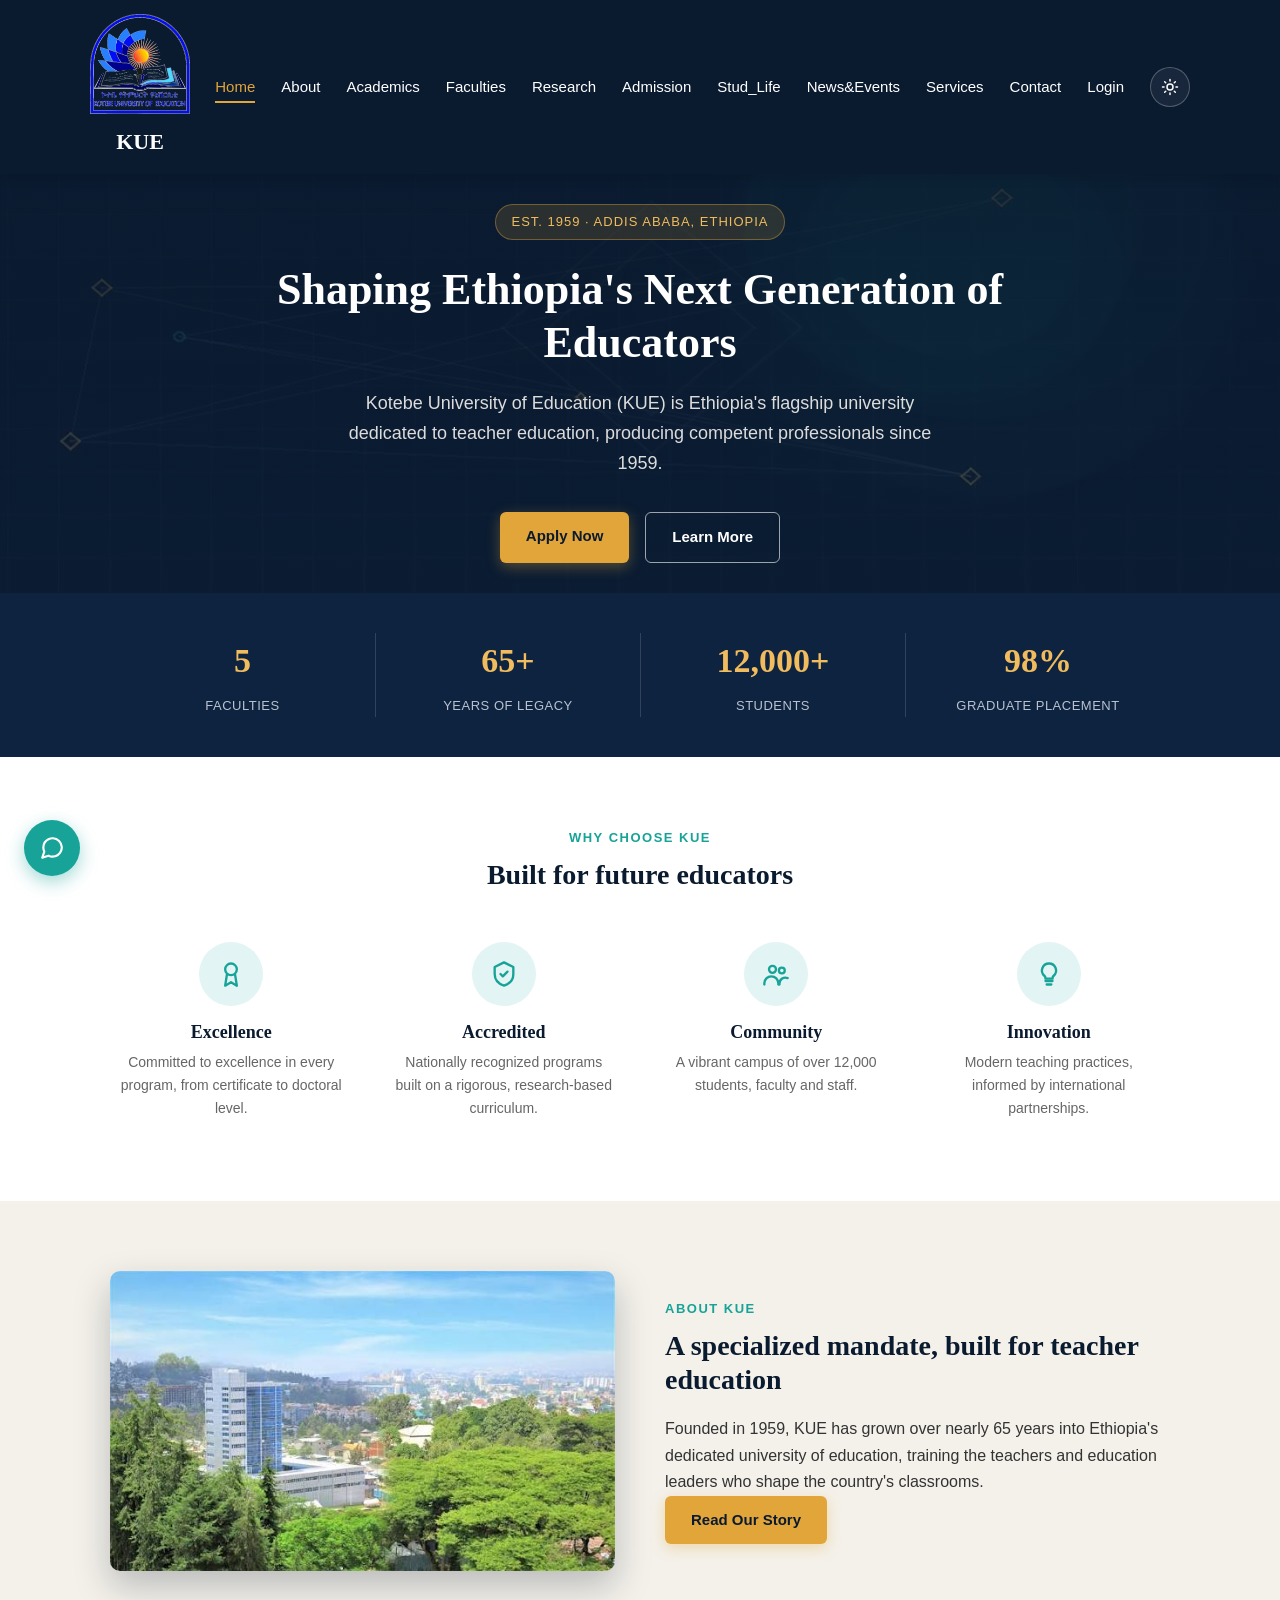
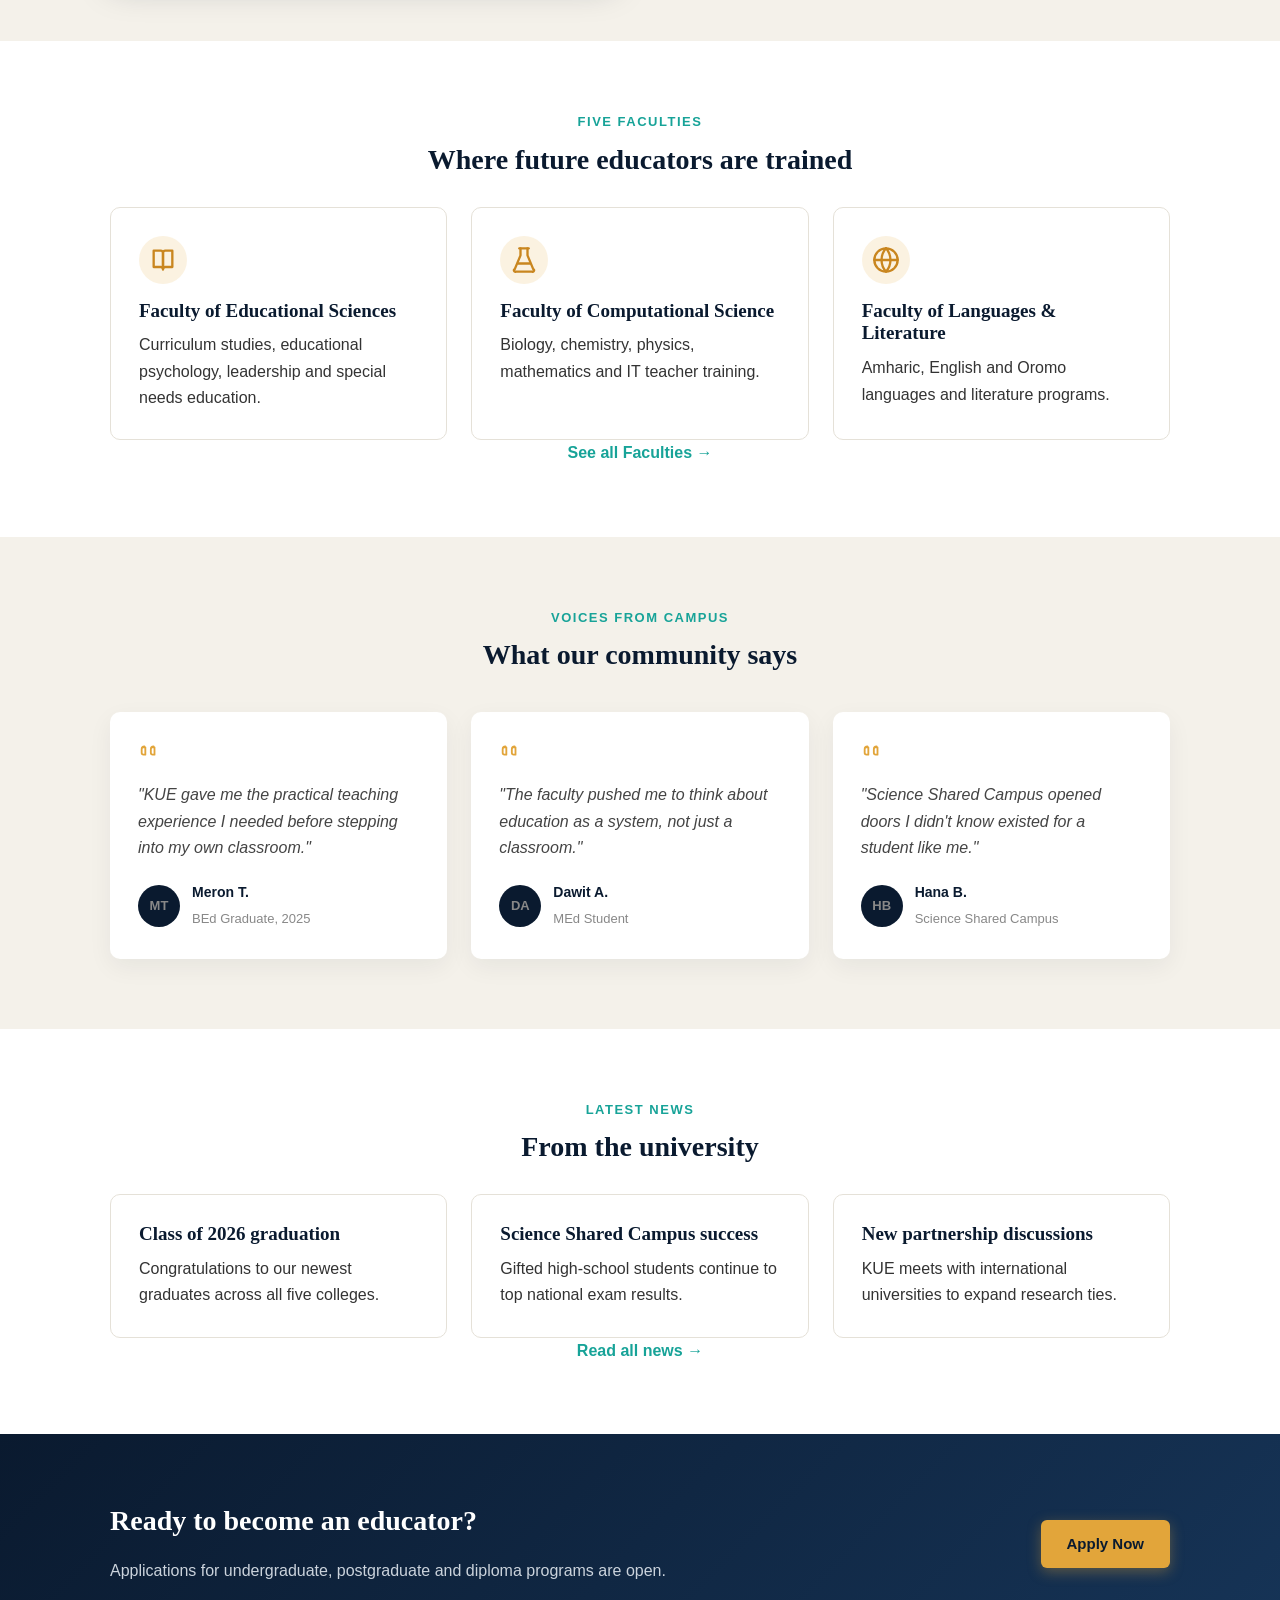
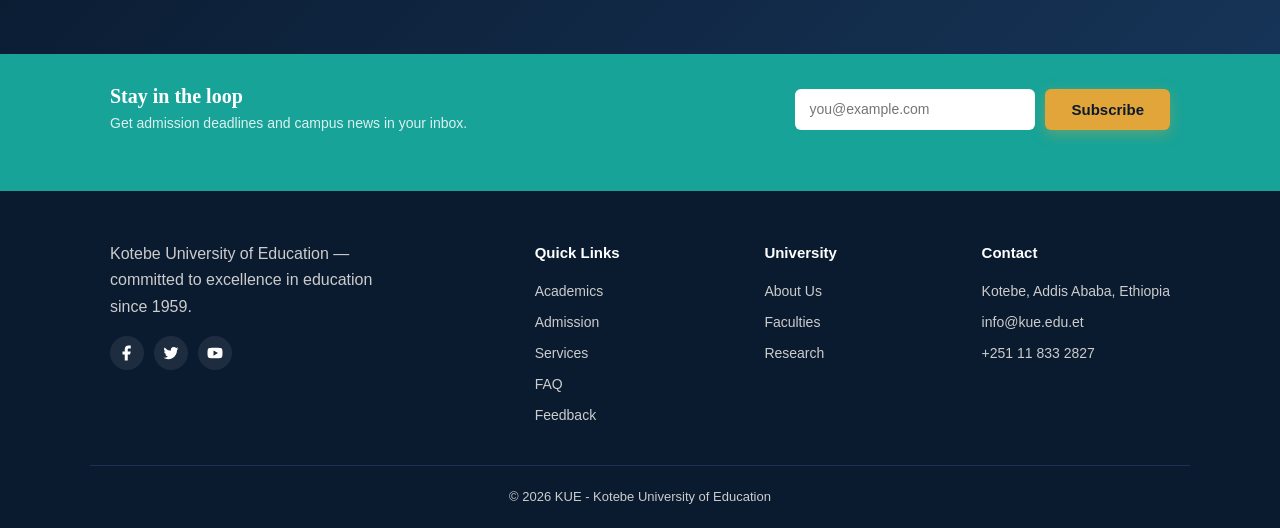
<file: index.html>
<!DOCTYPE html>
<html lang="en">
<head>
  <meta charset="UTF-8">
  <meta name="viewport" content="width=device-width, initial-scale=1.0">
  <title>Home - KUE</title>
  <meta name="description" content="Kotebe University of Education (KUE) - Ethiopia's flagship university for teacher education.">

  <!-- Our one and only stylesheet -->
  <link rel="stylesheet" href="style.css">
  <link rel="stylesheet" href="enhanced.css">
  <script>
    // Applied BEFORE first paint so there's no flash of the wrong theme.
    (function () {
      try {
        var saved = localStorage.getItem("kueTheme");
        if (saved === "dark") document.documentElement.setAttribute("data-theme", "dark");
      } catch (e) { /* localStorage unavailable (private mode, etc.) - fall back to light */ }
    })();
  </script>
</head>
<body>
  <!-- ============ HEADER / NAVIGATION ============ -->
 <header id="siteHeader">
  <div class="container navbar">

    <a href="index.html" class="logo" style="display: flex; flex-direction: column; align-items: center; text-align: center;">
      <img src="logo.png" alt="KUE logo">
      <span>KUE</span>
    </a>

      <!-- Hamburger button, only visible on small screens (see CSS).
           Three <span> bars that CSS turns into an X when the "open"
           class is added by script.js. -->
      <button class="menu-toggle" id="menuButton" aria-label="Toggle menu">
        <span></span><span></span><span></span>
      </button>

      <!-- Nav links. JS adds/removes the "show" class on mobile. -->
      <ul class="nav-links" id="navLinks">
      <li><a href="index.html" class="active">Home</a></li>
      <li><a href="about.html">About</a></li>
      <li><a href="academics.html">Academics</a></li>
      <li><a href="faculties.html">Faculties</a></li>
      <li><a href="research.html">Research</a></li>
      <li><a href="admission.html">Admission</a></li>
      <li><a href="student-life.html">Stud_Life</a></li>
      <li><a href="news.html">News&Events</a></li>
      <li><a href="services.html">Services</a></li>
      <li><a href="contact.html">Contact</a></li>
      <li><a href="login.php" id="navAuthLink">Login</a></li>
      <li class="theme-toggle-item">
        <button type="button" id="themeToggle" class="theme-toggle" aria-label="Toggle dark mode">
          <svg class="icon-sun" viewBox="0 0 24 24" fill="none" stroke="currentColor" stroke-width="2" stroke-linecap="round" stroke-linejoin="round"><circle cx="12" cy="12" r="4"/><path d="M12 2v2M12 20v2M4.9 4.9l1.4 1.4M17.7 17.7l1.4 1.4M2 12h2M20 12h2M4.9 19.1l1.4-1.4M17.7 6.3l1.4-1.4"/></svg>
          <svg class="icon-moon" viewBox="0 0 24 24" fill="none" stroke="currentColor" stroke-width="2" stroke-linecap="round" stroke-linejoin="round"><path d="M21 12.8A9 9 0 1 1 11.2 3a7 7 0 0 0 9.8 9.8z"/></svg>
        </button>
      </li>
      </ul>

    </div>
  </header>

  <!-- ============ HERO SECTION ============
       The background is a real generated video (videos/campus-tour.mp4)
       - muted, auto-playing, and looping, with the poster image (a
       still frame from the video) shown while it loads. "playsinline"
       is required for autoplay to work on mobile browsers. -->
  <div class="hero">
    <video class="hero-video" autoplay muted loop playsinline poster="campus-tour-poster.jpg">
      <source src="Bacground video.mp4" type="video/mp4">
    </video>
    <div class="hero-overlay"></div>
    <div class="container hero-content">
      <span class="eyebrow">Est. 1959 &middot; Addis Ababa, Ethiopia</span>
      <h1>Shaping Ethiopia's Next Generation of Educators</h1>
      <p>Kotebe University of Education (KUE) is Ethiopia's flagship university dedicated to teacher education, producing competent professionals since 1959.</p>
      <div class="hero-buttons">
        <a href="admission.html" class="btn">Apply Now</a>
        <a href="about.html" class="btn btn-outline">Learn More</a>
      </div>
    </div>
  </div>

  <!-- ============ STATS STRIP ============ -->
  <div class="stats-strip">
    <div class="container stats-grid">
      <div class="stat-item"><span class="stat-number" data-count="5">0</span><span class="stat-label">Faculties</span></div>
      <div class="stat-item"><span class="stat-number" data-count="65" data-suffix="+">0</span><span class="stat-label">Years of Legacy</span></div>
      <div class="stat-item"><span class="stat-number" data-count="12000" data-suffix="+">0</span><span class="stat-label">Students</span></div>
      <div class="stat-item"><span class="stat-number" data-count="98" data-suffix="%">0</span><span class="stat-label">Graduate Placement</span></div>
    </div>
  </div>

  <!-- ============ WHY CHOOSE KUE (icon features) ============ -->
  <section>
    <div class="container">
      <p class="label center">Why Choose KUE</p>
      <h2 class="center">Built for future educators</h2>

      <div class="feature-grid">
        <div class="feature-item">
          <div class="icon-badge"><svg viewBox="0 0 24 24" width="28" height="28" fill="none" stroke="currentColor" stroke-width="2" stroke-linecap="round" stroke-linejoin="round"><circle cx="12" cy="8" r="5"/><polyline points="8.5 12.5 7 22 12 19 17 22 15.5 12.5"/></svg></div>
          <h3>Excellence</h3>
          <p>Committed to excellence in every program, from certificate to doctoral level.</p>
        </div>
        <div class="feature-item">
          <div class="icon-badge"><svg viewBox="0 0 24 24" width="28" height="28" fill="none" stroke="currentColor" stroke-width="2" stroke-linecap="round" stroke-linejoin="round"><path d="M12 2l8 4v6c0 5-3.5 8.5-8 10-4.5-1.5-8-5-8-10V6z"/><polyline points="9 12 11 14 15 10"/></svg></div>
          <h3>Accredited</h3>
          <p>Nationally recognized programs built on a rigorous, research-based curriculum.</p>
        </div>
        <div class="feature-item">
          <div class="icon-badge"><svg viewBox="0 0 24 24" width="28" height="28" fill="none" stroke="currentColor" stroke-width="2" stroke-linecap="round" stroke-linejoin="round"><circle cx="9" cy="8" r="3"/><path d="M2 21v-1a6 6 0 0 1 12 0v1"/><circle cx="17" cy="9" r="2.5"/><path d="M15 21v-1a5 5 0 0 1 7-4.5"/></svg></div>
          <h3>Community</h3>
          <p>A vibrant campus of over 12,000 students, faculty and staff.</p>
        </div>
        <div class="feature-item">
          <div class="icon-badge"><svg viewBox="0 0 24 24" width="28" height="28" fill="none" stroke="currentColor" stroke-width="2" stroke-linecap="round" stroke-linejoin="round"><path d="M9 18h6"/><path d="M10 21h4"/><path d="M12 3a6 6 0 0 0-4 10.5c.7.6 1 1.4 1 2.5h6c0-1.1.3-1.9 1-2.5A6 6 0 0 0 12 3z"/></svg></div>
          <h3>Innovation</h3>
          <p>Modern teaching practices, informed by international partnerships.</p>
        </div>
      </div>
    </div>
  </section>

  <!-- ============ ABOUT PREVIEW ============ -->
  <section class="section-alt">
    <div class="container about-preview">
      <div class="about-preview-image">
        <img src="KUE_1.jfif" alt="KUE students on campus">
      </div>
      <div class="about-preview-text">
        <p class="label">About KUE</p>
        <h2>A specialized mandate, built for teacher education</h2>
        <p>Founded in 1959, KUE has grown over nearly 65 years into Ethiopia's dedicated university of education, training the teachers and education leaders who shape the country's classrooms.</p>
        <a href="about.html" class="btn">Read Our Story</a>
      </div>
    </div>
  </section>

  <!-- ============ COLLEGES PREVIEW (icon cards) ============ -->
  <section>
    <div class="container">
      <p class="label center">Five Faculties</p>
      <h2 class="center">Where future educators are trained</h2>

      <div class="cards">
        <div class="card">
          <div class="icon-badge icon-badge-sm"><svg viewBox="0 0 24 24" width="28" height="28" fill="none" stroke="currentColor" stroke-width="2" stroke-linecap="round" stroke-linejoin="round"><path d="M4 4h6a2 2 0 0 1 2 2v14a2 2 0 0 0-2-2H4z"/><path d="M20 4h-6a2 2 0 0 0-2 2v14a2 2 0 0 1 2-2h6z"/></svg></div>
          <h3>Faculty of Educational Sciences</h3>
          <p>Curriculum studies, educational psychology, leadership and special needs education.</p>
        </div>
        <div class="card">
          <div class="icon-badge icon-badge-sm"><svg viewBox="0 0 24 24" width="28" height="28" fill="none" stroke="currentColor" stroke-width="2" stroke-linecap="round" stroke-linejoin="round"><path d="M9 2v6L4 20a1 1 0 0 0 1 2h14a1 1 0 0 0 1-2L15 8V2"/><line x1="8" y1="2" x2="16" y2="2"/><line x1="7" y1="15" x2="17" y2="15"/></svg></div>
          <h3>Faculty of Computational Science</h3>
          <p>Biology, chemistry, physics, mathematics and IT teacher training.</p>
        </div>
        <div class="card">
          <div class="icon-badge icon-badge-sm"><svg viewBox="0 0 24 24" width="28" height="28" fill="none" stroke="currentColor" stroke-width="2" stroke-linecap="round" stroke-linejoin="round"><circle cx="12" cy="12" r="10"/><line x1="2" y1="12" x2="22" y2="12"/><path d="M12 2a15 15 0 0 1 0 20 15 15 0 0 1 0-20"/></svg></div>
          <h3>Faculty of Languages &amp; Literature</h3>
          <p>Amharic, English and Oromo languages and literature programs.</p>
        </div>
      </div>

      <p class="center"><a href="faculties.html" class="card-link">See all Faculties &rarr;</a></p>
    </div>
  </section>

  <!-- ============ TESTIMONIALS ============ -->
  <section class="section-alt">
    <div class="container">
      <p class="label center">Voices from Campus</p>
      <h2 class="center">What our community says</h2>

      <div class="testimonial-grid">
        <div class="testimonial-card">
          <div class="quote-icon"><svg viewBox="0 0 24 24" width="22" height="22" fill="none" stroke="currentColor" stroke-width="2" stroke-linecap="round" stroke-linejoin="round"><path d="M7 7a3 3 0 0 0-3 3v4a2 2 0 0 0 2 2h2v-8H6a1 1 0 0 1 1-1z"/><path d="M17 7a3 3 0 0 0-3 3v4a2 2 0 0 0 2 2h2v-8h-2a1 1 0 0 1 1-1z"/></svg></div>
          <p>"KUE gave me the practical teaching experience I needed before stepping into my own classroom."</p>
          <div class="testimonial-author">
            <span class="avatar">MT</span>
            <div>
              <strong>Meron T.</strong>
              <span>BEd Graduate, 2025</span>
            </div>
          </div>
        </div>
        <div class="testimonial-card">
          <div class="quote-icon"><svg viewBox="0 0 24 24" width="22" height="22" fill="none" stroke="currentColor" stroke-width="2" stroke-linecap="round" stroke-linejoin="round"><path d="M7 7a3 3 0 0 0-3 3v4a2 2 0 0 0 2 2h2v-8H6a1 1 0 0 1 1-1z"/><path d="M17 7a3 3 0 0 0-3 3v4a2 2 0 0 0 2 2h2v-8h-2a1 1 0 0 1 1-1z"/></svg></div>
          <p>"The faculty pushed me to think about education as a system, not just a classroom."</p>
          <div class="testimonial-author">
            <span class="avatar">DA</span>
            <div>
              <strong>Dawit A.</strong>
              <span>MEd Student</span>
            </div>
          </div>
        </div>
        <div class="testimonial-card">
          <div class="quote-icon"><svg viewBox="0 0 24 24" width="22" height="22" fill="none" stroke="currentColor" stroke-width="2" stroke-linecap="round" stroke-linejoin="round"><path d="M7 7a3 3 0 0 0-3 3v4a2 2 0 0 0 2 2h2v-8H6a1 1 0 0 1 1-1z"/><path d="M17 7a3 3 0 0 0-3 3v4a2 2 0 0 0 2 2h2v-8h-2a1 1 0 0 1 1-1z"/></svg></div>
          <p>"Science Shared Campus opened doors I didn't know existed for a student like me."</p>
          <div class="testimonial-author">
            <span class="avatar">HB</span>
            <div>
              <strong>Hana B.</strong>
              <span>Science Shared Campus</span>
            </div>
          </div>
        </div>
      </div>
    </div>
  </section>

  <!-- ============ NEWS PREVIEW ============ -->
  <section>
    <div class="container">
      <p class="label center">Latest News</p>
      <h2 class="center">From the university</h2>

      <div class="cards">
        <div class="card">
          <h3>Class of 2026 graduation</h3>
          <p>Congratulations to our newest graduates across all five colleges.</p>
        </div>
        <div class="card">
          <h3>Science Shared Campus success</h3>
          <p>Gifted high-school students continue to top national exam results.</p>
        </div>
        <div class="card">
          <h3>New partnership discussions</h3>
          <p>KUE meets with international universities to expand research ties.</p>
        </div>
      </div>
      <p class="center"><a href="news.html" class="card-link">Read all news &rarr;</a></p>
    </div>
  </section>

  <!-- ============ CTA BAND ============ -->
  <section class="cta-band">
    <div class="container cta-band-inner">
      <div>
        <h2>Ready to become an educator?</h2>
        <p>Applications for undergraduate, postgraduate and diploma programs are open.</p>
      </div>
      <a href="admission.html" class="btn">Apply Now</a>
    </div>
  </section>

  <!-- ============ NEWSLETTER STRIP ============ -->
  <div class="newsletter">
    <div class="container newsletter-inner">
      <div>
        <h3>Stay in the loop</h3>
        <p>Get admission deadlines and campus news in your inbox.</p>
      </div>
      <!-- js/script.js shows a thank-you message on submit - see the
           NEWSLETTER section in script.js. -->
      <form id="newsletterForm" class="newsletter-form">
        <input type="email" id="newsletterEmail" placeholder="you@example.com" required>
        <button type="submit" class="btn">Subscribe</button>
      </form>
      <p id="newsletterMessage"></p>
    </div>
  </div>

  <!-- ============ FOOTER ============ -->
  <footer>
    <div class="container footer-columns">

        <div class="footer-about">
          <p>Kotebe University of Education &mdash; committed to excellence in education since 1959.</p>

          <!-- Social icons - small inline SVGs, colored via CSS currentColor -->
          <div class="social-icons">
            <a href="#" aria-label="Facebook">
              <svg viewBox="0 0 24 24" width="18" height="18"><path fill="currentColor" d="M13 22v-8h3l1-4h-4V7.5C13 6.4 13.4 6 14.6 6H17V2.1C16.6 2 15.3 2 13.9 2 11 2 9 3.8 9 7v3H6v4h3v8h4z"/></svg>
            </a>
            <a href="#" aria-label="Twitter">
              <svg viewBox="0 0 24 24" width="18" height="18"><path fill="currentColor" d="M22 5.9c-.7.3-1.5.6-2.4.7.8-.5 1.5-1.3 1.8-2.3-.8.5-1.7.8-2.6 1a4.1 4.1 0 0 0-7 3.7A11.6 11.6 0 0 1 3.4 4.6a4.1 4.1 0 0 0 1.3 5.5c-.7 0-1.3-.2-1.9-.5v.1c0 2 1.4 3.6 3.3 4a4.2 4.2 0 0 1-1.9.1c.5 1.6 2 2.8 3.8 2.9A8.3 8.3 0 0 1 2 18.4a11.6 11.6 0 0 0 6.3 1.9c7.5 0 11.7-6.4 11.7-11.9v-.5c.8-.6 1.5-1.3 2-2z"/></svg>
            </a>
            <a href="#" aria-label="YouTube">
              <svg viewBox="0 0 24 24" width="18" height="18"><path fill="currentColor" d="M22 12s0-3.2-.4-4.6a2.8 2.8 0 0 0-2-2C17.9 5 12 5 12 5s-5.9 0-7.6.4a2.8 2.8 0 0 0-2 2C2 8.8 2 12 2 12s0 3.2.4 4.6a2.8 2.8 0 0 0 2 2C6.1 19 12 19 12 19s5.9 0 7.6-.4a2.8 2.8 0 0 0 2-2C22 15.2 22 12 22 12zM10 15.5v-7l6 3.5z"/></svg>
            </a>
          </div>
        </div>

        <div>
          <h4>Quick Links</h4>
          <ul>
            <li><a href="academics.html">Academics</a></li>
            <li><a href="admission.html">Admission</a></li>
            <li><a href="services.html">Services</a></li>
            <li><a href="faq.html">FAQ</a></li>
            <li><a href="contact.html#feedback">Feedback</a></li>
          </ul>
        </div>

        <div>
          <h4>University</h4>
          <ul>
            <li><a href="about.html">About Us</a></li>
            <li><a href="faculties.html">Faculties</a></li>
            <li><a href="research.html">Research</a></li>
          </ul>
        </div>

        <div>
          <h4>Contact</h4>
          <ul class="footer-contact">
            <li>Kotebe, Addis Ababa, Ethiopia</li>
            <li>info@kue.edu.et</li>
            <li>+251 11 833 2827</li>
          </ul>
        </div>

    </div>

    <div class="container footer-bottom">
      <p>&copy; 2026 KUE - Kotebe University of Education</p>
    </div>
  </footer>

  <!-- ============ HELP DESK CHATBOT ============
       A real AI chatbot, powered by Google's Gemini API - see the
       HELP DESK CHATBOT section in script.js. It needs an API key to
       work, entered via the gear icon below and saved only in your
       own browser. Without a key, it automatically falls back to a
       simple built-in FAQ matcher instead, so it's never fully broken. -->
  <div id="chatWindow" class="chat-window">
    <div class="chat-header">
      <span>KUE Help Desk <span class="chat-powered-by">Powered by Gemini</span></span>
      <div class="chat-header-actions">
        <button id="chatSettingsBtn" aria-label="Chat settings">
          <svg viewBox="0 0 24 24" width="18" height="18" fill="none" stroke="currentColor" stroke-width="2"><circle cx="12" cy="12" r="3"/><path d="M19.4 15a1.65 1.65 0 0 0 .33 1.82l.06.06a2 2 0 1 1-2.83 2.83l-.06-.06a1.65 1.65 0 0 0-1.82-.33 1.65 1.65 0 0 0-1 1.51V21a2 2 0 0 1-4 0v-.09A1.65 1.65 0 0 0 9 19.4a1.65 1.65 0 0 0-1.82.33l-.06.06a2 2 0 1 1-2.83-2.83l.06-.06a1.65 1.65 0 0 0 .33-1.82 1.65 1.65 0 0 0-1.51-1H3a2 2 0 0 1 0-4h.09A1.65 1.65 0 0 0 4.6 9a1.65 1.65 0 0 0-.33-1.82l-.06-.06a2 2 0 1 1 2.83-2.83l.06.06a1.65 1.65 0 0 0 1.82.33H9a1.65 1.65 0 0 0 1-1.51V3a2 2 0 0 1 4 0v.09a1.65 1.65 0 0 0 1 1.51 1.65 1.65 0 0 0 1.82-.33l.06-.06a2 2 0 1 1 2.83 2.83l-.06.06a1.65 1.65 0 0 0-.33 1.82V9a1.65 1.65 0 0 0 1.51 1H21a2 2 0 0 1 0 4h-.09a1.65 1.65 0 0 0-1.51 1z"/></svg>
        </button>
        <button id="chatCloseBtn" aria-label="Close chat">&times;</button>
      </div>
    </div>

    <!-- Settings panel - hidden until the gear icon is clicked -->
    <div id="chatSettingsPanel" class="chat-settings-panel">
      <label for="chatApiKeyInput">Google Gemini API key</label>
      <input type="password" id="chatApiKeyInput" placeholder="AIza...">
      <p class="chat-settings-note">
        Stored only in your browser (localStorage) - never sent anywhere except directly to Google's Gemini API.
        Get a free key at <a href="https://aistudio.google.com/app/apikey" target="_blank" rel="noopener">aistudio.google.com</a>.
        Leave empty to use the built-in FAQ matcher instead of real AI.
      </p>
      <div class="chat-settings-buttons">
        <button type="button" id="chatSaveKeyBtn" class="btn">Save</button>
        <button type="button" id="chatClearKeyBtn" class="btn btn-outline-dark">Clear Key</button>
      </div>
      <p id="chatSettingsStatus"></p>
    </div>

    <div id="chatMessages" class="chat-messages"></div>
    <div class="chat-quick-replies" id="chatQuickReplies">
      <button type="button" data-question="How do I apply?">How do I apply?</button>
      <button type="button" data-question="What colleges do you have?">Our colleges</button>
      <button type="button" data-question="How do I contact the university?">Contact info</button>
      <button type="button" data-question="How do I log in?">Login help</button>
    </div>
    <form id="chatForm" class="chat-form">
      <input type="text" id="chatInput" placeholder="Ask a question..." autocomplete="off">
      <button type="submit" aria-label="Send">&rarr;</button>
    </form>
  </div>

  <button id="chatToggleBtn" aria-label="Open help desk chat">
    <svg viewBox="0 0 24 24" width="26" height="26" fill="none" stroke="currentColor" stroke-width="2" stroke-linecap="round" stroke-linejoin="round"><path d="M21 11.5a8.4 8.4 0 0 1-.9 3.8 8.5 8.5 0 0 1-7.6 4.7 8.4 8.4 0 0 1-3.8-.9L3 21l1.9-5.7a8.4 8.4 0 0 1-.9-3.8 8.5 8.5 0 0 1 4.7-7.6 8.4 8.4 0 0 1 3.8-.9h.5a8.48 8.48 0 0 1 8 8v.5z"/></svg>
  </button>

  <!-- Scroll-to-top button - hidden until you scroll down a bit,
       see the BACK TO TOP section in script.js -->
  <button id="backToTop" aria-label="Back to top">&uarr;</button>

  <!-- Our one and only JS file -->
  <script src="script.js"></script>
  <script src="enhanced.js"></script>
</body>
</html>
</file>
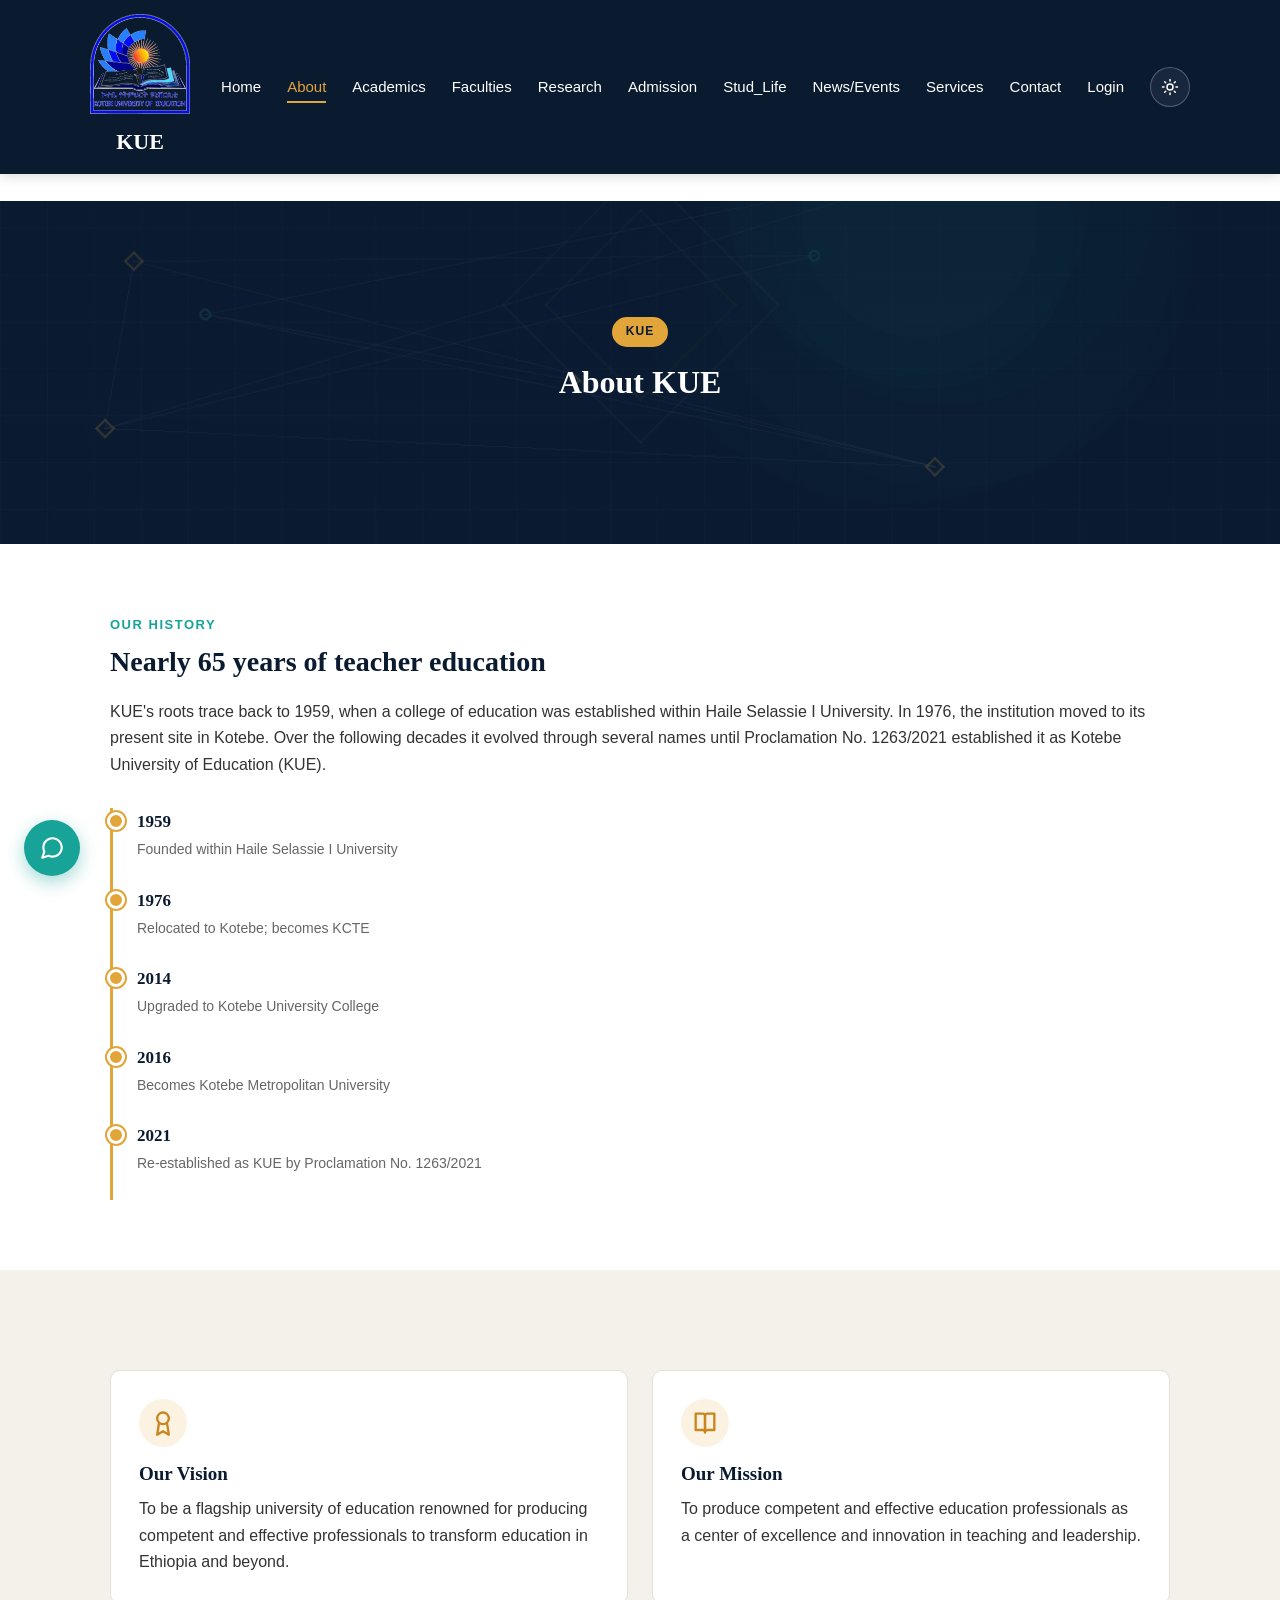
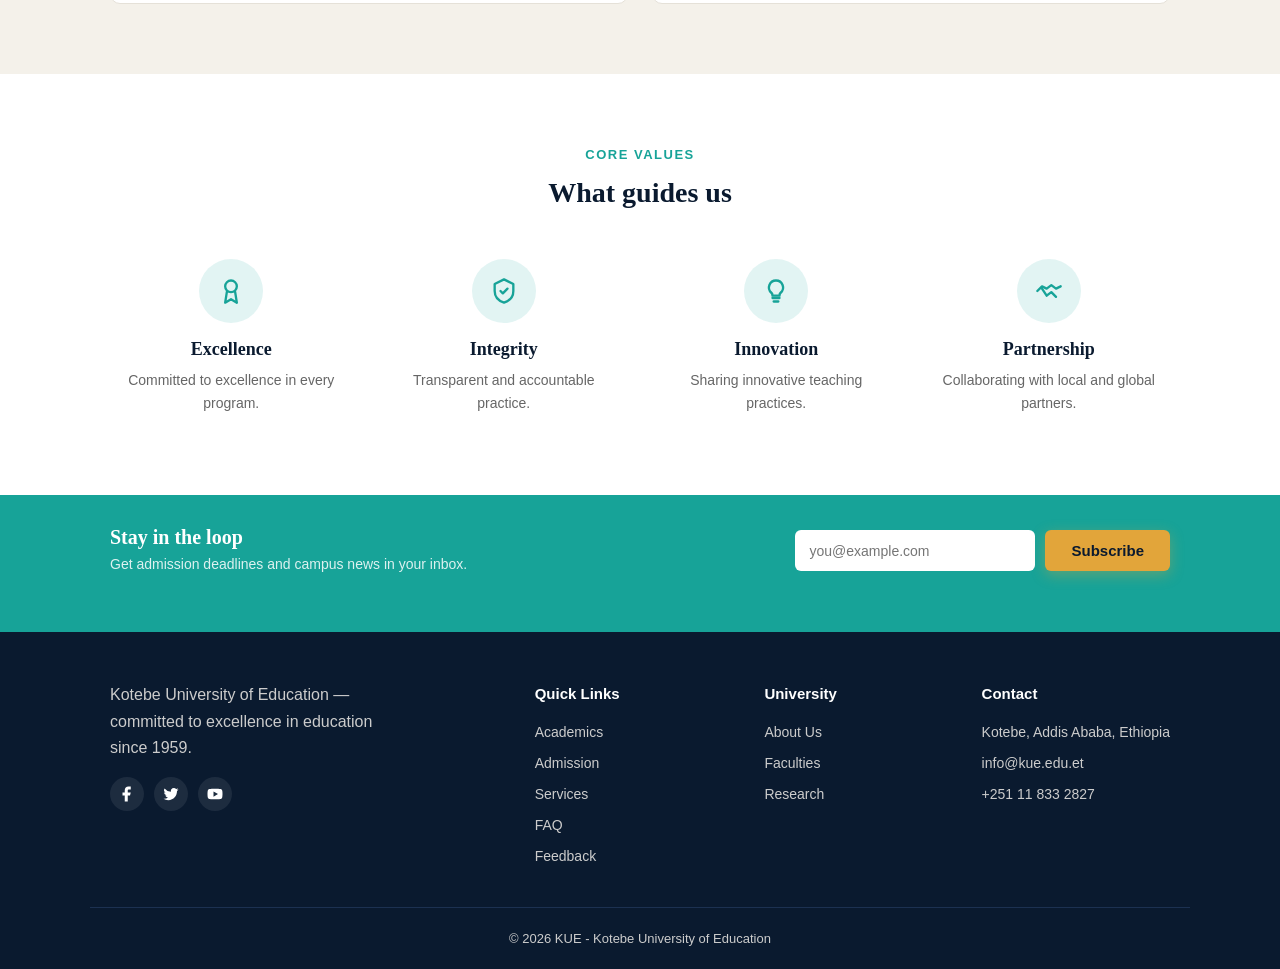
<file: about.html>
<!DOCTYPE html>
<html lang="en">
<head>
  <meta charset="UTF-8">
  <meta name="viewport" content="width=device-width, initial-scale=1.0">
  <title>About - KUE</title>
  <meta name="description" content="History, vision and mission of Kotebe University of Education.">
  
  <!-- Our one and only stylesheet -->
  <link rel="stylesheet" href="style.css">
  <link rel="stylesheet" href="enhanced.css">
  <script>
    // Applied BEFORE first paint so there's no flash of the wrong theme.
    (function () {
      try {
        var saved = localStorage.getItem("kueTheme");
        if (saved === "dark") document.documentElement.setAttribute("data-theme", "dark");
      } catch (e) { /* localStorage unavailable (private mode, etc.) - fall back to light */ }
    })();
  </script>
</head>
<body>
  <!-- ============ HEADER / NAVIGATION ============ -->
<header id="siteHeader">
  <div class="container navbar">

    <a href="index.html" class="logo" style="display: flex; flex-direction: column; text-align: center;">
      <img src="logo.png" alt="KUE logo">
      <span>KUE</span>
    </a>

      <!-- Hamburger button, only visible on small screens (see CSS).
           Three <span> bars that CSS turns into an X when the "open"
           class is added by script.js. -->
      <button class="menu-toggle" id="menuButton" aria-label="Toggle menu">
        <span></span><span></span><span></span>
      </button>

      <!-- Nav links. JS adds/removes the "show" class on mobile. -->
      <ul class="nav-links" id="navLinks">
      <li><a href="index.html">Home</a></li>
      <li><a href="about.html" class="active">About</a></li>
      <li><a href="academics.html">Academics</a></li>
      <li><a href="faculties.html">Faculties</a></li>
      <li><a href="research.html">Research</a></li>
      <li><a href="admission.html">Admission</a></li>
      <li><a href="student-life.html">Stud_Life</a></li>
      <li><a href="news.html">News/Events</a></li>
      <li><a href="services.html">Services</a></li>
      <li><a href="contact.html">Contact</a></li>
      <li><a href="login.php" id="navAuthLink">Login</a></li>
      <li class="theme-toggle-item">
        <button type="button" id="themeToggle" class="theme-toggle" aria-label="Toggle dark mode">
          <svg class="icon-sun" viewBox="0 0 24 24" fill="none" stroke="currentColor" stroke-width="2" stroke-linecap="round" stroke-linejoin="round"><circle cx="12" cy="12" r="4"/><path d="M12 2v2M12 20v2M4.9 4.9l1.4 1.4M17.7 17.7l1.4 1.4M2 12h2M20 12h2M4.9 19.1l1.4-1.4M17.7 6.3l1.4-1.4"/></svg>
          <svg class="icon-moon" viewBox="0 0 24 24" fill="none" stroke="currentColor" stroke-width="2" stroke-linecap="round" stroke-linejoin="round"><path d="M21 12.8A9 9 0 1 1 11.2 3a7 7 0 0 0 9.8 9.8z"/></svg>
        </button>
      </li>
      </ul>

    </div>
  </header>

  <!-- ============ PAGE BANNER ============ -->
  <div class="page-banner" style="background-image:url('campus.jpg');">
    <div class="page-banner-overlay"></div>
    <div class="container page-banner-content">
      <span class="page-banner-badge">KUE</span>
      <h1>About KUE</h1>
    </div>
  </div>      

  <section>
    <div class="container">
      <p class="label">Our History</p>
      <h2>Nearly 65 years of teacher education</h2>
      <p>KUE's roots trace back to 1959, when a college of education was established within Haile Selassie I University. In 1976, the institution moved to its present site in Kotebe. Over the following decades it evolved through several names until Proclamation No. 1263/2021 established it as Kotebe University of Education (KUE).</p>

      <!-- A simple visual timeline - just a styled list, no images needed -->
      <ol class="timeline">
        <li><span class="timeline-year">1959</span><span class="timeline-text">Founded within Haile Selassie I University</span></li>
        <li><span class="timeline-year">1976</span><span class="timeline-text">Relocated to Kotebe; becomes KCTE</span></li>
        <li><span class="timeline-year">2014</span><span class="timeline-text">Upgraded to Kotebe University College</span></li>
        <li><span class="timeline-year">2016</span><span class="timeline-text">Becomes Kotebe Metropolitan University</span></li>
        <li><span class="timeline-year">2021</span><span class="timeline-text">Re-established as KUE by Proclamation No. 1263/2021</span></li>
      </ol>
    </div>
  </section>

  <section class="section-alt">
    <div class="container">
      <div class="cards">
        <div class="card">
          <div class="icon-badge icon-badge-sm"><svg viewBox="0 0 24 24" width="28" height="28" fill="none" stroke="currentColor" stroke-width="2" stroke-linecap="round" stroke-linejoin="round"><circle cx="12" cy="8" r="5"/><polyline points="8.5 12.5 7 22 12 19 17 22 15.5 12.5"/></svg></div>
          <h3>Our Vision</h3>
          <p>To be a flagship university of education renowned for producing competent and effective professionals to transform education in Ethiopia and beyond.</p>
        </div>
        <div class="card">
          <div class="icon-badge icon-badge-sm"><svg viewBox="0 0 24 24" width="28" height="28" fill="none" stroke="currentColor" stroke-width="2" stroke-linecap="round" stroke-linejoin="round"><path d="M4 4h6a2 2 0 0 1 2 2v14a2 2 0 0 0-2-2H4z"/><path d="M20 4h-6a2 2 0 0 0-2 2v14a2 2 0 0 1 2-2h6z"/></svg></div>
          <h3>Our Mission</h3>
          <p>To produce competent and effective education professionals as a center of excellence and innovation in teaching and leadership.</p>
        </div>
      </div>
    </div>
  </section>

  <section>
    <div class="container">
      <p class="label center">Core Values</p>
      <h2 class="center">What guides us</h2>
      <div class="feature-grid">
        <div class="feature-item">
          <div class="icon-badge"><svg viewBox="0 0 24 24" width="28" height="28" fill="none" stroke="currentColor" stroke-width="2" stroke-linecap="round" stroke-linejoin="round"><circle cx="12" cy="8" r="5"/><polyline points="8.5 12.5 7 22 12 19 17 22 15.5 12.5"/></svg></div>
          <h3>Excellence</h3>
          <p>Committed to excellence in every program.</p>
        </div>
        <div class="feature-item">
          <div class="icon-badge"><svg viewBox="0 0 24 24" width="28" height="28" fill="none" stroke="currentColor" stroke-width="2" stroke-linecap="round" stroke-linejoin="round"><path d="M12 2l8 4v6c0 5-3.5 8.5-8 10-4.5-1.5-8-5-8-10V6z"/><polyline points="9 12 11 14 15 10"/></svg></div>
          <h3>Integrity</h3>
          <p>Transparent and accountable practice.</p>
        </div>
        <div class="feature-item">
          <div class="icon-badge"><svg viewBox="0 0 24 24" width="28" height="28" fill="none" stroke="currentColor" stroke-width="2" stroke-linecap="round" stroke-linejoin="round"><path d="M9 18h6"/><path d="M10 21h4"/><path d="M12 3a6 6 0 0 0-4 10.5c.7.6 1 1.4 1 2.5h6c0-1.1.3-1.9 1-2.5A6 6 0 0 0 12 3z"/></svg></div>
          <h3>Innovation</h3>
          <p>Sharing innovative teaching practices.</p>
        </div>
        <div class="feature-item">
          <div class="icon-badge"><svg viewBox="0 0 24 24" width="28" height="28" fill="none" stroke="currentColor" stroke-width="2" stroke-linecap="round" stroke-linejoin="round"><path d="M2 12l4-4 4 2 4-3 4 3 4-2"/><path d="M6 10l4 6 4-3 4 4"/></svg></div>
          <h3>Partnership</h3>
          <p>Collaborating with local and global partners.</p>
        </div>
      </div>
    </div>
  </section>

  <!-- ============ NEWSLETTER STRIP ============ -->
  <div class="newsletter">
    <div class="container newsletter-inner">
      <div>
        <h3>Stay in the loop</h3>
        <p>Get admission deadlines and campus news in your inbox.</p>
      </div>
      <!-- js/script.js shows a thank-you message on submit - see the
           NEWSLETTER section in script.js. -->
      <form id="newsletterForm" class="newsletter-form">
        <input type="email" id="newsletterEmail" placeholder="you@example.com" required>
        <button type="submit" class="btn">Subscribe</button>
      </form>
      <p id="newsletterMessage"></p>
    </div>
  </div>

  <!-- ============ FOOTER ============ -->
  <footer>
    <div class="container footer-columns">

        <div class="footer-about">
          <p>Kotebe University of Education &mdash; committed to excellence in education since 1959.</p>

          <!-- Social icons - small inline SVGs, colored via CSS currentColor -->
          <div class="social-icons">
            <a href="#" aria-label="Facebook">
              <svg viewBox="0 0 24 24" width="18" height="18"><path fill="currentColor" d="M13 22v-8h3l1-4h-4V7.5C13 6.4 13.4 6 14.6 6H17V2.1C16.6 2 15.3 2 13.9 2 11 2 9 3.8 9 7v3H6v4h3v8h4z"/></svg>
            </a>
            <a href="#" aria-label="Twitter">
              <svg viewBox="0 0 24 24" width="18" height="18"><path fill="currentColor" d="M22 5.9c-.7.3-1.5.6-2.4.7.8-.5 1.5-1.3 1.8-2.3-.8.5-1.7.8-2.6 1a4.1 4.1 0 0 0-7 3.7A11.6 11.6 0 0 1 3.4 4.6a4.1 4.1 0 0 0 1.3 5.5c-.7 0-1.3-.2-1.9-.5v.1c0 2 1.4 3.6 3.3 4a4.2 4.2 0 0 1-1.9.1c.5 1.6 2 2.8 3.8 2.9A8.3 8.3 0 0 1 2 18.4a11.6 11.6 0 0 0 6.3 1.9c7.5 0 11.7-6.4 11.7-11.9v-.5c.8-.6 1.5-1.3 2-2z"/></svg>
            </a>
            <a href="#" aria-label="YouTube">
              <svg viewBox="0 0 24 24" width="18" height="18"><path fill="currentColor" d="M22 12s0-3.2-.4-4.6a2.8 2.8 0 0 0-2-2C17.9 5 12 5 12 5s-5.9 0-7.6.4a2.8 2.8 0 0 0-2 2C2 8.8 2 12 2 12s0 3.2.4 4.6a2.8 2.8 0 0 0 2 2C6.1 19 12 19 12 19s5.9 0 7.6-.4a2.8 2.8 0 0 0 2-2C22 15.2 22 12 22 12zM10 15.5v-7l6 3.5z"/></svg>
            </a>
          </div>
        </div>

        <div>
          <h4>Quick Links</h4>
          <ul>
            <li><a href="academics.html">Academics</a></li>
            <li><a href="admission.html">Admission</a></li>
            <li><a href="services.html">Services</a></li>
            <li><a href="faq.html">FAQ</a></li>
            <li><a href="contact.html#feedback">Feedback</a></li>
          </ul>
        </div>

        <div>
          <h4>University</h4>
          <ul>
            <li><a href="about.html">About Us</a></li>
            <li><a href="faculties.html">Faculties</a></li>
            <li><a href="research.html">Research</a></li>
          </ul>
        </div>

        <div>
          <h4>Contact</h4>
          <ul class="footer-contact">
            <li>Kotebe, Addis Ababa, Ethiopia</li>
            <li>info@kue.edu.et</li>
            <li>+251 11 833 2827</li>
          </ul>
        </div>

    </div>

    <div class="container footer-bottom">
      <p>&copy; 2026 KUE - Kotebe University of Education</p>
    </div>
  </footer>

  <!-- ============ HELP DESK CHATBOT ============
       A real AI chatbot, powered by Google's Gemini API - see the
       HELP DESK CHATBOT section in script.js. It needs an API key to
       work, entered via the gear icon below and saved only in your
       own browser. Without a key, it automatically falls back to a
       simple built-in FAQ matcher instead, so it's never fully broken. -->
  <div id="chatWindow" class="chat-window">
    <div class="chat-header">
      <span>KUE Help Desk <span class="chat-powered-by">Powered by Gemini</span></span>
      <div class="chat-header-actions">
        <button id="chatSettingsBtn" aria-label="Chat settings">
          <svg viewBox="0 0 24 24" width="18" height="18" fill="none" stroke="currentColor" stroke-width="2"><circle cx="12" cy="12" r="3"/><path d="M19.4 15a1.65 1.65 0 0 0 .33 1.82l.06.06a2 2 0 1 1-2.83 2.83l-.06-.06a1.65 1.65 0 0 0-1.82-.33 1.65 1.65 0 0 0-1 1.51V21a2 2 0 0 1-4 0v-.09A1.65 1.65 0 0 0 9 19.4a1.65 1.65 0 0 0-1.82.33l-.06.06a2 2 0 1 1-2.83-2.83l.06-.06a1.65 1.65 0 0 0 .33-1.82 1.65 1.65 0 0 0-1.51-1H3a2 2 0 0 1 0-4h.09A1.65 1.65 0 0 0 4.6 9a1.65 1.65 0 0 0-.33-1.82l-.06-.06a2 2 0 1 1 2.83-2.83l.06.06a1.65 1.65 0 0 0 1.82.33H9a1.65 1.65 0 0 0 1-1.51V3a2 2 0 0 1 4 0v.09a1.65 1.65 0 0 0 1 1.51 1.65 1.65 0 0 0 1.82-.33l.06-.06a2 2 0 1 1 2.83 2.83l-.06.06a1.65 1.65 0 0 0-.33 1.82V9a1.65 1.65 0 0 0 1.51 1H21a2 2 0 0 1 0 4h-.09a1.65 1.65 0 0 0-1.51 1z"/></svg>
        </button>
        <button id="chatCloseBtn" aria-label="Close chat">&times;</button>
      </div>
    </div>

    <!-- Settings panel - hidden until the gear icon is clicked -->
    <div id="chatSettingsPanel" class="chat-settings-panel">
      <label for="chatApiKeyInput">Google Gemini API key</label>
      <input type="password" id="chatApiKeyInput" placeholder="AIza...">
      <p class="chat-settings-note">
        Stored only in your browser (localStorage) - never sent anywhere except directly to Google's Gemini API.
        Get a free key at <a href="https://aistudio.google.com/app/apikey" target="_blank" rel="noopener">aistudio.google.com</a>.
        Leave empty to use the built-in FAQ matcher instead of real AI.
      </p>
      <div class="chat-settings-buttons">
        <button type="button" id="chatSaveKeyBtn" class="btn">Save</button>
        <button type="button" id="chatClearKeyBtn" class="btn btn-outline-dark">Clear Key</button>
      </div>
      <p id="chatSettingsStatus"></p>
    </div>

    <div id="chatMessages" class="chat-messages"></div>
    <div class="chat-quick-replies" id="chatQuickReplies">
      <button type="button" data-question="How do I apply?">How do I apply?</button>
      <button type="button" data-question="What colleges do you have?">Our colleges</button>
      <button type="button" data-question="How do I contact the university?">Contact info</button>
      <button type="button" data-question="How do I log in?">Login help</button>
    </div>
    <form id="chatForm" class="chat-form">
      <input type="text" id="chatInput" placeholder="Ask a question..." autocomplete="off">
      <button type="submit" aria-label="Send">&rarr;</button>
    </form>
  </div>

  <button id="chatToggleBtn" aria-label="Open help desk chat">
    <svg viewBox="0 0 24 24" width="26" height="26" fill="none" stroke="currentColor" stroke-width="2" stroke-linecap="round" stroke-linejoin="round"><path d="M21 11.5a8.4 8.4 0 0 1-.9 3.8 8.5 8.5 0 0 1-7.6 4.7 8.4 8.4 0 0 1-3.8-.9L3 21l1.9-5.7a8.4 8.4 0 0 1-.9-3.8 8.5 8.5 0 0 1 4.7-7.6 8.4 8.4 0 0 1 3.8-.9h.5a8.48 8.48 0 0 1 8 8v.5z"/></svg>
  </button>

  <!-- Scroll-to-top button - hidden until you scroll down a bit,
       see the BACK TO TOP section in script.js -->
  <button id="backToTop" aria-label="Back to top">&uarr;</button>

  <!-- Our one and only JS file -->
  <script src="script.js"></script>
  <script src="enhanced.js"></script>
</body>
</html>
</file>
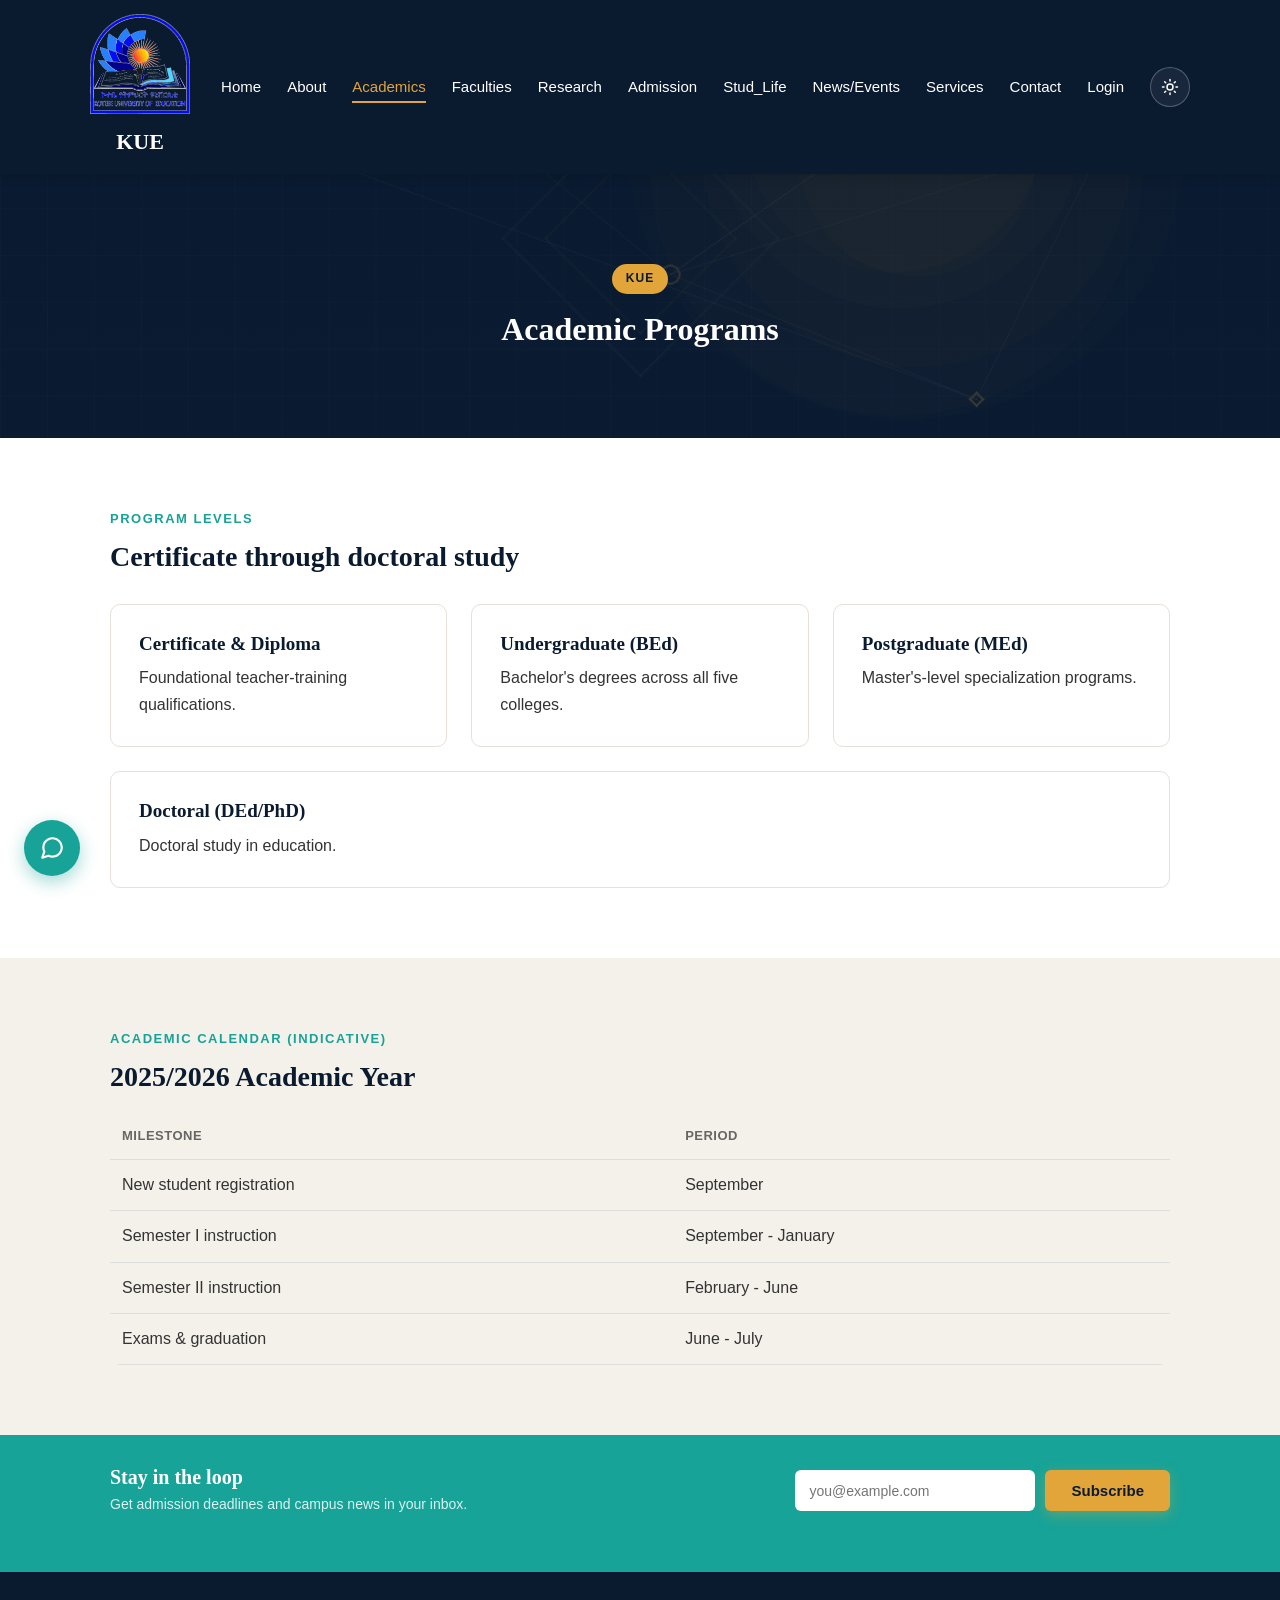
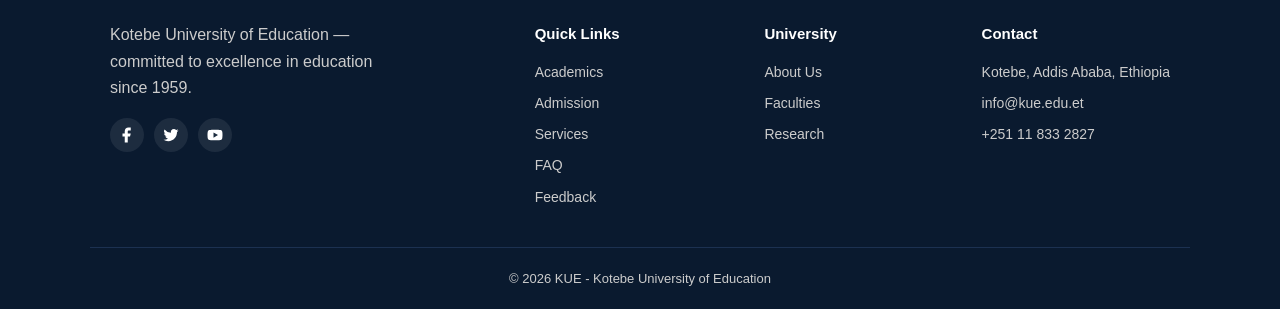
<file: academics.html>
<!DOCTYPE html>
<html lang="en">
<head>
  <meta charset="UTF-8">
  <meta name="viewport" content="width=device-width, initial-scale=1.0">
  <title>Academics - KUE</title>
  <meta name="description" content="Academic programs and calendar at Kotebe University of Education.">

  <!-- Our one and only stylesheet -->
  <link rel="stylesheet" href="style.css">
  <link rel="stylesheet" href="enhanced.css">
  <script>
    // Applied BEFORE first paint so there's no flash of the wrong theme.
    (function () {
      try {
        var saved = localStorage.getItem("kueTheme");
        if (saved === "dark") document.documentElement.setAttribute("data-theme", "dark");
      } catch (e) { /* localStorage unavailable (private mode, etc.) - fall back to light */ }
    })();
  </script>
</head>
<body>
  <!-- ============ HEADER / NAVIGATION ============ -->
  <header id="siteHeader">
  <div class="container navbar">

    <a href="index.html" class="logo" style="display: flex; flex-direction: column; align-items: center; text-align: center;">
      <img src="logo.png" alt="KUE logo">
      <span>KUE</span>
    </a>

      <!-- Hamburger button, only visible on small screens (see CSS).
           Three <span> bars that CSS turns into an X when the "open"
           class is added by script.js. -->
      <button class="menu-toggle" id="menuButton" aria-label="Toggle menu">
        <span></span><span></span><span></span>
      </button>

      <!-- Nav links. JS adds/removes the "show" class on mobile. -->
      <ul class="nav-links" id="navLinks">
      <li><a href="index.html">Home</a></li>
      <li><a href="about.html">About</a></li>
      <li><a href="academics.html" class="active">Academics</a></li>
      <li><a href="faculties.html">Faculties</a></li>
      <li><a href="research.html">Research</a></li>
      <li><a href="admission.html">Admission</a></li>
      <li><a href="student-life.html">Stud_Life</a></li>
      <li><a href="news.html">News/Events</a></li>
      <li><a href="services.html">Services</a></li>
      <li><a href="contact.html">Contact</a></li>
      <li><a href="login.php" id="navAuthLink">Login</a></li>
      <li class="theme-toggle-item">
        <button type="button" id="themeToggle" class="theme-toggle" aria-label="Toggle dark mode">
          <svg class="icon-sun" viewBox="0 0 24 24" fill="none" stroke="currentColor" stroke-width="2" stroke-linecap="round" stroke-linejoin="round"><circle cx="12" cy="12" r="4"/><path d="M12 2v2M12 20v2M4.9 4.9l1.4 1.4M17.7 17.7l1.4 1.4M2 12h2M20 12h2M4.9 19.1l1.4-1.4M17.7 6.3l1.4-1.4"/></svg>
          <svg class="icon-moon" viewBox="0 0 24 24" fill="none" stroke="currentColor" stroke-width="2" stroke-linecap="round" stroke-linejoin="round"><path d="M21 12.8A9 9 0 1 1 11.2 3a7 7 0 0 0 9.8 9.8z"/></svg>
        </button>
      </li>
      </ul>

    </div>
  </header>

  <!-- ============ PAGE BANNER ============ -->
  <div class="page-banner" style="background-image:url('library.jpg');">
    <div class="page-banner-overlay"></div>
    <div class="container page-banner-content">
      <span class="page-banner-badge">KUE</span>
      <h1>Academic Programs</h1>
    </div>
  </div>

  <section>
    <div class="container">
      <p class="label">Program Levels</p>
      <h2>Certificate through doctoral study</h2>
      <div class="cards">
        <div class="card"><h3>Certificate &amp; Diploma</h3><p>Foundational teacher-training qualifications.</p></div>
        <div class="card"><h3>Undergraduate (BEd)</h3><p>Bachelor's degrees across all five colleges.</p></div>
        <div class="card"><h3>Postgraduate (MEd)</h3><p>Master's-level specialization programs.</p></div>
        <div class="card"><h3>Doctoral (DEd/PhD)</h3><p>Doctoral study in education.</p></div>
      </div>
    </div>
  </section>

  <section class="section-alt">
    <div class="container">
      <p class="label">Academic Calendar (Indicative)</p>
      <h2>2025/2026 Academic Year</h2>
      <table>
        <tr><th>Milestone</th><th>Period</th></tr>
        <tr><td>New student registration</td><td>September</td></tr>
        <tr><td>Semester I instruction</td><td>September - January</td></tr>
        <tr><td>Semester II instruction</td><td>February - June</td></tr>
        <tr><td>Exams &amp; graduation</td><td>June - July</td></tr>
      </table>
    </div>
  </section>

  <!-- ============ NEWSLETTER STRIP ============ -->
  <div class="newsletter">
    <div class="container newsletter-inner">
      <div>
        <h3>Stay in the loop</h3>
        <p>Get admission deadlines and campus news in your inbox.</p>
      </div>
      <!-- js/script.js shows a thank-you message on submit - see the
           NEWSLETTER section in script.js. -->
      <form id="newsletterForm" class="newsletter-form">
        <input type="email" id="newsletterEmail" placeholder="you@example.com" required>
        <button type="submit" class="btn">Subscribe</button>
      </form>
      <p id="newsletterMessage"></p>
    </div>
  </div>

  <!-- ============ FOOTER ============ -->
  <footer>
    <div class="container footer-columns">

        <div class="footer-about">
          <p>Kotebe University of Education &mdash; committed to excellence in education since 1959.</p>

          <!-- Social icons - small inline SVGs, colored via CSS currentColor -->
          <div class="social-icons">
            <a href="#" aria-label="Facebook">
              <svg viewBox="0 0 24 24" width="18" height="18"><path fill="currentColor" d="M13 22v-8h3l1-4h-4V7.5C13 6.4 13.4 6 14.6 6H17V2.1C16.6 2 15.3 2 13.9 2 11 2 9 3.8 9 7v3H6v4h3v8h4z"/></svg>
            </a>
            <a href="#" aria-label="Twitter">
              <svg viewBox="0 0 24 24" width="18" height="18"><path fill="currentColor" d="M22 5.9c-.7.3-1.5.6-2.4.7.8-.5 1.5-1.3 1.8-2.3-.8.5-1.7.8-2.6 1a4.1 4.1 0 0 0-7 3.7A11.6 11.6 0 0 1 3.4 4.6a4.1 4.1 0 0 0 1.3 5.5c-.7 0-1.3-.2-1.9-.5v.1c0 2 1.4 3.6 3.3 4a4.2 4.2 0 0 1-1.9.1c.5 1.6 2 2.8 3.8 2.9A8.3 8.3 0 0 1 2 18.4a11.6 11.6 0 0 0 6.3 1.9c7.5 0 11.7-6.4 11.7-11.9v-.5c.8-.6 1.5-1.3 2-2z"/></svg>
            </a>
            <a href="#" aria-label="YouTube">
              <svg viewBox="0 0 24 24" width="18" height="18"><path fill="currentColor" d="M22 12s0-3.2-.4-4.6a2.8 2.8 0 0 0-2-2C17.9 5 12 5 12 5s-5.9 0-7.6.4a2.8 2.8 0 0 0-2 2C2 8.8 2 12 2 12s0 3.2.4 4.6a2.8 2.8 0 0 0 2 2C6.1 19 12 19 12 19s5.9 0 7.6-.4a2.8 2.8 0 0 0 2-2C22 15.2 22 12 22 12zM10 15.5v-7l6 3.5z"/></svg>
            </a>
          </div>
        </div>

        <div>
          <h4>Quick Links</h4>
          <ul>
            <li><a href="academics.html">Academics</a></li>
            <li><a href="admission.html">Admission</a></li>
            <li><a href="services.html">Services</a></li>
            <li><a href="faq.html">FAQ</a></li>
            <li><a href="contact.html#feedback">Feedback</a></li>
          </ul>
        </div>

        <div>
          <h4>University</h4>
          <ul>
            <li><a href="about.html">About Us</a></li>
            <li><a href="faculties.html">Faculties</a></li>
            <li><a href="research.html">Research</a></li>
          </ul>
        </div>

        <div>
          <h4>Contact</h4>
          <ul class="footer-contact">
            <li>Kotebe, Addis Ababa, Ethiopia</li>
            <li>info@kue.edu.et</li>
            <li>+251 11 833 2827</li>
          </ul>
        </div>

    </div>

    <div class="container footer-bottom">
      <p>&copy; 2026 KUE - Kotebe University of Education</p>
    </div>
  </footer>

  <!-- ============ HELP DESK CHATBOT ============
       A real AI chatbot, powered by Google's Gemini API - see the
       HELP DESK CHATBOT section in script.js. It needs an API key to
       work, entered via the gear icon below and saved only in your
       own browser. Without a key, it automatically falls back to a
       simple built-in FAQ matcher instead, so it's never fully broken. -->
  <div id="chatWindow" class="chat-window">
    <div class="chat-header">
      <span>KUE Help Desk <span class="chat-powered-by">Powered by Gemini</span></span>
      <div class="chat-header-actions">
        <button id="chatSettingsBtn" aria-label="Chat settings">
          <svg viewBox="0 0 24 24" width="18" height="18" fill="none" stroke="currentColor" stroke-width="2"><circle cx="12" cy="12" r="3"/><path d="M19.4 15a1.65 1.65 0 0 0 .33 1.82l.06.06a2 2 0 1 1-2.83 2.83l-.06-.06a1.65 1.65 0 0 0-1.82-.33 1.65 1.65 0 0 0-1 1.51V21a2 2 0 0 1-4 0v-.09A1.65 1.65 0 0 0 9 19.4a1.65 1.65 0 0 0-1.82.33l-.06.06a2 2 0 1 1-2.83-2.83l.06-.06a1.65 1.65 0 0 0 .33-1.82 1.65 1.65 0 0 0-1.51-1H3a2 2 0 0 1 0-4h.09A1.65 1.65 0 0 0 4.6 9a1.65 1.65 0 0 0-.33-1.82l-.06-.06a2 2 0 1 1 2.83-2.83l.06.06a1.65 1.65 0 0 0 1.82.33H9a1.65 1.65 0 0 0 1-1.51V3a2 2 0 0 1 4 0v.09a1.65 1.65 0 0 0 1 1.51 1.65 1.65 0 0 0 1.82-.33l.06-.06a2 2 0 1 1 2.83 2.83l-.06.06a1.65 1.65 0 0 0-.33 1.82V9a1.65 1.65 0 0 0 1.51 1H21a2 2 0 0 1 0 4h-.09a1.65 1.65 0 0 0-1.51 1z"/></svg>
        </button>
        <button id="chatCloseBtn" aria-label="Close chat">&times;</button>
      </div>
    </div>

    <!-- Settings panel - hidden until the gear icon is clicked -->
    <div id="chatSettingsPanel" class="chat-settings-panel">
      <label for="chatApiKeyInput">Google Gemini API key</label>
      <input type="password" id="chatApiKeyInput" placeholder="AIza...">
      <p class="chat-settings-note">
        Stored only in your browser (localStorage) - never sent anywhere except directly to Google's Gemini API.
        Get a free key at <a href="https://aistudio.google.com/app/apikey" target="_blank" rel="noopener">aistudio.google.com</a>.
        Leave empty to use the built-in FAQ matcher instead of real AI.
      </p>
      <div class="chat-settings-buttons">
        <button type="button" id="chatSaveKeyBtn" class="btn">Save</button>
        <button type="button" id="chatClearKeyBtn" class="btn btn-outline-dark">Clear Key</button>
      </div>
      <p id="chatSettingsStatus"></p>
    </div>

    <div id="chatMessages" class="chat-messages"></div>
    <div class="chat-quick-replies" id="chatQuickReplies">
      <button type="button" data-question="How do I apply?">How do I apply?</button>
      <button type="button" data-question="What colleges do you have?">Our colleges</button>
      <button type="button" data-question="How do I contact the university?">Contact info</button>
      <button type="button" data-question="How do I log in?">Login help</button>
    </div>
    <form id="chatForm" class="chat-form">
      <input type="text" id="chatInput" placeholder="Ask a question..." autocomplete="off">
      <button type="submit" aria-label="Send">&rarr;</button>
    </form>
  </div>

  <button id="chatToggleBtn" aria-label="Open help desk chat">
    <svg viewBox="0 0 24 24" width="26" height="26" fill="none" stroke="currentColor" stroke-width="2" stroke-linecap="round" stroke-linejoin="round"><path d="M21 11.5a8.4 8.4 0 0 1-.9 3.8 8.5 8.5 0 0 1-7.6 4.7 8.4 8.4 0 0 1-3.8-.9L3 21l1.9-5.7a8.4 8.4 0 0 1-.9-3.8 8.5 8.5 0 0 1 4.7-7.6 8.4 8.4 0 0 1 3.8-.9h.5a8.48 8.48 0 0 1 8 8v.5z"/></svg>
  </button>

  <!-- Scroll-to-top button - hidden until you scroll down a bit,
       see the BACK TO TOP section in script.js -->
  <button id="backToTop" aria-label="Back to top">&uarr;</button>

  <!-- Our one and only JS file -->
  <script src="script.js"></script>
  <script src="enhanced.js"></script>
</body>
</html>
</file>
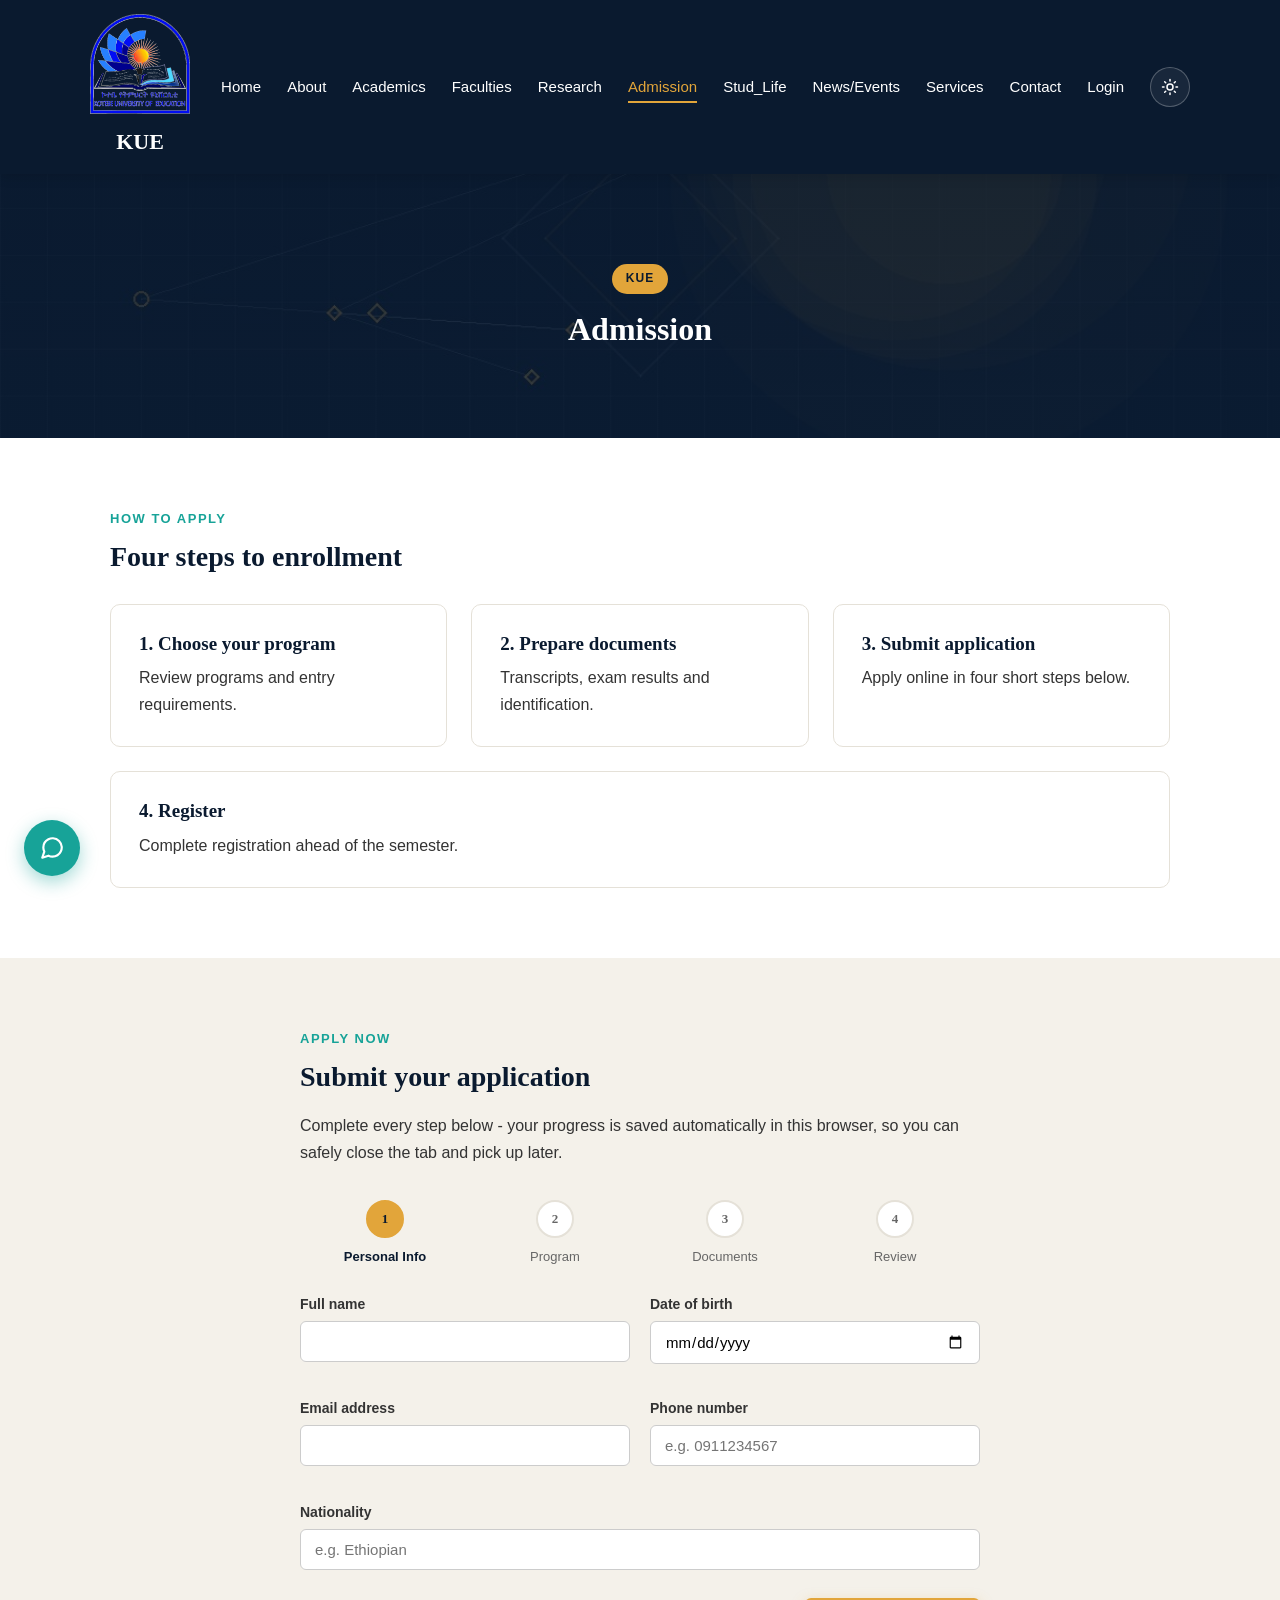
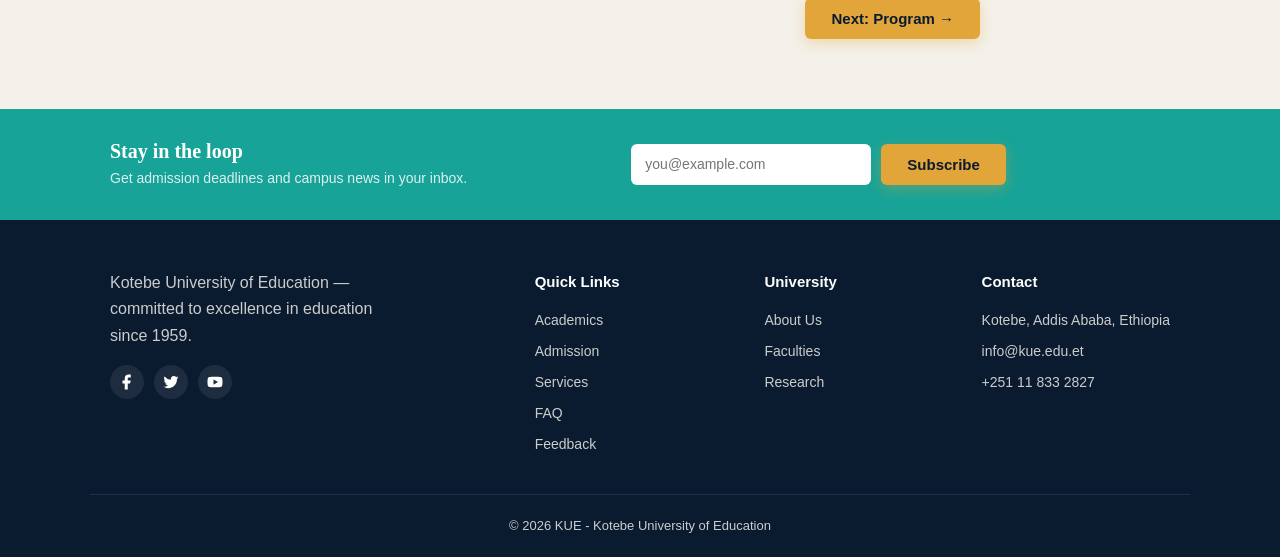
<file: admission.html>
<!DOCTYPE html>
<html lang="en">
<head>
  <meta charset="UTF-8">
  <meta name="viewport" content="width=device-width, initial-scale=1.0">
  <title>Admission - KUE</title>
  <meta name="description" content="Apply to Kotebe University of Education in four guided steps.">

  <script>
    // Applied BEFORE first paint so there's no flash of the wrong theme.
    (function () {
      try {
        var saved = localStorage.getItem("kueTheme");
        if (saved === "dark") document.documentElement.setAttribute("data-theme", "dark");
      } catch (e) { /* localStorage unavailable (private mode, etc.) - fall back to light */ }
    })();
  </script>
  <!-- Our stylesheets: the original hand-written base, plus the
       enhanced layer (theming, glassmorphism, wizard/filter/tabs UI). -->
  <link rel="stylesheet" href="style.css">
  <link rel="stylesheet" href="enhanced.css">
</head>
<body>
  <!-- ============ HEADER / NAVIGATION ============ -->
  <header id="siteHeader">
  <div class="container navbar">

    <a href="index.html" class="logo" style="display: flex; flex-direction: column; align-items: center; text-align: center;">
      <img src="logo.png" alt="KUE logo">
      <span>KUE</span>
    </a>

      <!-- Hamburger button, only visible on small screens (see CSS).
           Three <span> bars that CSS turns into an X when the "open"
           class is added by script.js. -->
      <button class="menu-toggle" id="menuButton" aria-label="Toggle menu">
        <span></span><span></span><span></span>
      </button>

      <!-- Nav links. JS adds/removes the "show" class on mobile. -->
      <ul class="nav-links" id="navLinks">
      <li><a href="index.html">Home</a></li>
      <li><a href="about.html">About</a></li>
      <li><a href="academics.html">Academics</a></li>
      <li><a href="faculties.html">Faculties</a></li>
      <li><a href="research.html">Research</a></li>
      <li><a href="admission.html" class="active">Admission</a></li>
      <li><a href="student-life.html">Stud_Life</a></li>
      <li><a href="news.html">News/Events</a></li>
      <li><a href="services.html">Services</a></li>
      <li><a href="contact.html">Contact</a></li>
      <li><a href="login.php" id="navAuthLink">Login</a></li>
      <li class="theme-toggle-item">
        <button type="button" id="themeToggle" class="theme-toggle" aria-label="Toggle dark mode">
          <svg class="icon-sun" viewBox="0 0 24 24" fill="none" stroke="currentColor" stroke-width="2" stroke-linecap="round" stroke-linejoin="round"><circle cx="12" cy="12" r="4"/><path d="M12 2v2M12 20v2M4.9 4.9l1.4 1.4M17.7 17.7l1.4 1.4M2 12h2M20 12h2M4.9 19.1l1.4-1.4M17.7 6.3l1.4-1.4"/></svg>
          <svg class="icon-moon" viewBox="0 0 24 24" fill="none" stroke="currentColor" stroke-width="2" stroke-linecap="round" stroke-linejoin="round"><path d="M21 12.8A9 9 0 1 1 11.2 3a7 7 0 0 0 9.8 9.8z"/></svg>
        </button>
      </li>
      </ul>

    </div>
  </header>

  <!-- ============ PAGE BANNER ============ -->
  <div class="page-banner" style="background-image:url('students.jpg');">
    <div class="page-banner-overlay"></div>
    <div class="container page-banner-content">
      <span class="page-banner-badge">KUE</span>
      <h1>Admission</h1>
    </div>
  </div>

  <section>
    <div class="container">
      <p class="label">How To Apply</p>
      <h2>Four steps to enrollment</h2>
      <div class="cards">
        <div class="card"><h3>1. Choose your program</h3><p>Review programs and entry requirements.</p></div>
        <div class="card"><h3>2. Prepare documents</h3><p>Transcripts, exam results and identification.</p></div>
        <div class="card"><h3>3. Submit application</h3><p>Apply online in four short steps below.</p></div>
        <div class="card"><h3>4. Register</h3><p>Complete registration ahead of the semester.</p></div>
      </div>
    </div>
  </section>

  <section class="section-alt">
    <div class="container" style="max-width:720px;" id="admissionWizard">
      <p class="label">Apply Now</p>
      <h2>Submit your application</h2>
      <p>Complete every step below - your progress is saved automatically in this browser, so you can safely close the tab and pick up later.</p>

      <!-- Shown only if nobody is logged in - see the ADMISSION
           APPLICATION section in script.js -->
      <div class="notice-box" id="admissionLoginNotice" style="display:none;">
        You need an account to submit an application.
        <a href="login.php">Log in</a> or <a href="register.php">create account</a> first.
      </div>

      <!-- Resume-draft banner, shown by enhanced.js if a saved draft exists -->
      <div class="draft-banner hidden" id="draftBanner">
        <span>We found a saved draft application from earlier.</span>
        <div>
          <button type="button" id="draftRestoreBtn">Resume draft</button>
          &nbsp;&middot;&nbsp;
          <button type="button" id="draftDiscardBtn">Discard</button>
        </div>
      </div>

      <!-- Step progress indicator -->
      <ul class="step-progress" id="admissionProgress">
        <li data-step="1">Personal Info</li>
        <li data-step="2">Program</li>
        <li data-step="3">Documents</li>
        <li data-step="4">Review</li>
      </ul>

      <!-- The real, validated form. js/script.js checks appName/appEmail/
           appPhone/appProgram on submit, links the application to whoever
           is logged in, and shows a success/error message - unchanged
           from the original site. enhanced.js only adds step navigation,
           live per-field styling, the dropzone, and draft autosave. -->
      <form class="contact-form" id="admissionForm" novalidate>

        <!-- STEP 1: Personal information -->
        <div class="form-step active">
          <div class="form-row">
            <div>
              <label for="appName">Full name</label>
              <input type="text" id="appName" data-required autocomplete="name">
              <p class="field-error" id="appNameError"></p>
            </div>
            <div>
              <label for="appDob">Date of birth</label>
              <input type="date" id="appDob" data-required>
            </div>
          </div>
          <div class="form-row">
            <div>
              <label for="appEmail">Email address</label>
              <input type="email" id="appEmail" data-required autocomplete="email">
              <p class="field-error" id="appEmailError"></p>
            </div>
            <div>
              <label for="appPhone">Phone number</label>
              <input type="tel" id="appPhone" placeholder="e.g. 0911234567" data-required data-pattern="^[0-9]{9,}$">
              <p class="field-error" id="appPhoneError"></p>
            </div>
          </div>
          <label for="appNationality">Nationality</label>
          <input type="text" id="appNationality" placeholder="e.g. Ethiopian" data-required>

          <div class="step-nav">
            <span></span>
            <button type="button" class="btn" data-next>Next: Program &rarr;</button>
          </div>
        </div>

        <!-- STEP 2: Program & degree selection -->
        <div class="form-step">
          <label for="appDegreeLevel">Degree level</label>
          <select id="appDegreeLevel" data-required>
            <option value="">-- Select a degree level --</option>
            <option value="Certificate">Certificate</option>
            <option value="Diploma">Diploma</option>
            <option value="Undergraduate">Undergraduate (BA/BEd/BSc)</option>
            <option value="Postgraduate">Postgraduate (MA/MEd/MSc)</option>
            <option value="PhD">PhD</option>
          </select>

          <label for="appProgram">Program / College</label>
          <select id="appProgram" data-required>
            <option value="">-- Select a program --</option>
            <option value="Educational Sciences">Faculty of Educational Sciences</option>
            <option value="Science & Mathematics Education">College of Science &amp; Mathematics Education</option>
            <option value="Languages Education">Faculty of Languages Education</option>
            <option value="Business, Technology & Vocational Education">College of Business, Technology &amp; Vocational Education</option>
            <option value="Social Sciences & Law">Faculty of Social Sciences &amp; Law</option>
          </select>
          <p class="field-error" id="appProgramError"></p>

          <label for="appIntake">Intake term</label>
          <select id="appIntake" data-required>
            <option value="">-- Select an intake --</option>
            <option value="September 2026">September 2026</option>
            <option value="February 2027">February 2027</option>
          </select>

          <div class="step-nav">
            <button type="button" class="btn-outline-dark" data-prev>&larr; Back</button>
            <button type="button" class="btn" data-next>Next: Documents &rarr;</button>
          </div>
        </div>

        <!-- STEP 3: Document upload -->
        <div class="form-step">
          <p class="field-hint mt-0">Required documents - upload each one below (drag &amp; drop or click to browse). Files stay in your browser only; nothing is uploaded to a server in this demo.</p>
          <div class="doc-required-list">
            <span class="doc-chip" data-doc="Transcript">Academic Transcript</span>
            <span class="doc-chip" data-doc="ID / Passport">National ID / Passport</span>
            <span class="doc-chip" data-doc="Passport Photo">Passport Photo</span>
          </div>

          <div class="dropzone" id="docDropzone">
            <svg viewBox="0 0 24 24" width="34" height="34" fill="none" stroke="currentColor" stroke-width="2" stroke-linecap="round" stroke-linejoin="round"><path d="M12 3v12"/><path d="M7 8l5-5 5 5"/><path d="M4 17v2a2 2 0 0 0 2 2h12a2 2 0 0 0 2-2v-2"/></svg>
            <p><strong>Click to upload</strong> or drag files here</p>
            <p>PDF, JPG or PNG - up to 10MB each</p>
          </div>
          <input type="file" id="docFileInput" multiple hidden accept=".pdf,.jpg,.jpeg,.png">
          <ul class="file-list" id="docFileList"></ul>

          <div class="step-nav">
            <button type="button" class="btn-outline-dark" data-prev>&larr; Back</button>
            <button type="button" class="btn" data-next>Next: Review &rarr;</button>
          </div>
        </div>

        <!-- STEP 4: Review & submit -->
        <div class="form-step">
          <p class="field-hint mt-0">Review your details, then submit. You can still go back and change anything first.</p>
          <dl class="review-grid" id="reviewSummary"></dl>
          <p id="reviewDocs" style="font-size:13.5px;color:var(--kue-text-soft);"></p>

          <label style="display:flex;align-items:center;gap:8px;font-weight:normal;margin-top:18px;">
            <input type="checkbox" id="appTerms" data-required style="width:auto;">
            I confirm the information provided is accurate and complete.
          </label>

          <div class="step-nav">
            <button type="button" class="btn-outline-dark" data-prev>&larr; Back</button>
            <button type="submit" class="btn">Submit Application</button>
          </div>
        </div>

        <p id="applicationMessage"></p>
      </form>
    </div>
  </section>

  <!-- ============ NEWSLETTER STRIP ============ -->
  <div class="newsletter">
    <div class="container newsletter-inner">
      <div>
        <h3>Stay in the loop</h3>
        <p>Get admission deadlines and campus news in your inbox.</p>
      </div>
      <!-- js/script.js shows a thank-you message on submit - see the
           NEWSLETTER section in script.js. -->
      <form id="newsletterForm" class="newsletter-form">
        <input type="email" id="newsletterEmail" placeholder="you@example.com" required>
        <button type="submit" class="btn">Subscribe</button>
      </form>
      <p id="news letter Message"></p>
    </div>
  </div>

  <!-- ============ FOOTER ============ -->
  <footer>
    <div class="container footer-columns">

        <div class="footer-about">
          <p>Kotebe University of Education &mdash; committed to excellence in education since 1959.</p>

          <!-- Social icons - small inline SVGs, colored via CSS currentColor -->
          <div class="social-icons">
            <a href="#" aria-label="Facebook">
              <svg viewBox="0 0 24 24" width="18" height="18"><path fill="currentColor" d="M13 22v-8h3l1-4h-4V7.5C13 6.4 13.4 6 14.6 6H17V2.1C16.6 2 15.3 2 13.9 2 11 2 9 3.8 9 7v3H6v4h3v8h4z"/></svg>
            </a>
            <a href="#" aria-label="Twitter">
              <svg viewBox="0 0 24 24" width="18" height="18"><path fill="currentColor" d="M22 5.9c-.7.3-1.5.6-2.4.7.8-.5 1.5-1.3 1.8-2.3-.8.5-1.7.8-2.6 1a4.1 4.1 0 0 0-7 3.7A11.6 11.6 0 0 1 3.4 4.6a4.1 4.1 0 0 0 1.3 5.5c-.7 0-1.3-.2-1.9-.5v.1c0 2 1.4 3.6 3.3 4a4.2 4.2 0 0 1-1.9.1c.5 1.6 2 2.8 3.8 2.9A8.3 8.3 0 0 1 2 18.4a11.6 11.6 0 0 0 6.3 1.9c7.5 0 11.7-6.4 11.7-11.9v-.5c.8-.6 1.5-1.3 2-2z"/></svg>
            </a>
            <a href="#" aria-label="YouTube">
              <svg viewBox="0 0 24 24" width="18" height="18"><path fill="currentColor" d="M22 12s0-3.2-.4-4.6a2.8 2.8 0 0 0-2-2C17.9 5 12 5 12 5s-5.9 0-7.6.4a2.8 2.8 0 0 0-2 2C2 8.8 2 12 2 12s0 3.2.4 4.6a2.8 2.8 0 0 0 2 2C6.1 19 12 19 12 19s5.9 0 7.6-.4a2.8 2.8 0 0 0 2-2C22 15.2 22 12 22 12zM10 15.5v-7l6 3.5z"/></svg>
            </a>
          </div>
        </div>

        <div>
          <h4>Quick Links</h4>
          <ul>
            <li><a href="academics.html">Academics</a></li>
            <li><a href="admission.html">Admission</a></li>
            <li><a href="services.html">Services</a></li>
            <li><a href="faq.html">FAQ</a></li>
            <li><a href="contact.html#feedback">Feedback</a></li>
          </ul>
        </div>

        <div>
          <h4>University</h4>
          <ul>
            <li><a href="about.html">About Us</a></li>
            <li><a href="faculties.html">Faculties</a></li>
            <li><a href="research.html">Research</a></li>
          </ul>
        </div>

        <div>
          <h4>Contact</h4>
          <ul class="footer-contact">
            <li>Kotebe, Addis Ababa, Ethiopia</li>
            <li>info@kue.edu.et</li>
            <li>+251 11 833 2827</li>
          </ul>
        </div>

    </div>

    <div class="container footer-bottom">
      <p>&copy; 2026 KUE - Kotebe University of Education</p>
    </div>
  </footer>

  <!-- ============ HELP DESK CHATBOT ============
       A real AI chatbot, powered by Google's Gemini API - see the
       HELP DESK CHATBOT section in script.js. It needs an API key to
       work, entered via the gear icon below and saved only in your
       own browser. Without a key, it automatically falls back to a
       simple built-in FAQ matcher instead, so it's never fully broken. -->
  <div id="chatWindow" class="chat-window">
    <div class="chat-header">
      <span>KUE Help Desk <span class="chat-powered-by">Powered by Gemini</span></span>
      <div class="chat-header-actions">
        <button id="chatSettingsBtn" aria-label="Chat settings">
          <svg viewBox="0 0 24 24" width="18" height="18" fill="none" stroke="currentColor" stroke-width="2"><circle cx="12" cy="12" r="3"/><path d="M19.4 15a1.65 1.65 0 0 0 .33 1.82l.06.06a2 2 0 1 1-2.83 2.83l-.06-.06a1.65 1.65 0 0 0-1.82-.33 1.65 1.65 0 0 0-1 1.51V21a2 2 0 0 1-4 0v-.09A1.65 1.65 0 0 0 9 19.4a1.65 1.65 0 0 0-1.82.33l-.06.06a2 2 0 1 1-2.83-2.83l.06-.06a1.65 1.65 0 0 0 .33-1.82 1.65 1.65 0 0 0-1.51-1H3a2 2 0 0 1 0-4h.09A1.65 1.65 0 0 0 4.6 9a1.65 1.65 0 0 0-.33-1.82l-.06-.06a2 2 0 1 1 2.83-2.83l.06.06a1.65 1.65 0 0 0 1.82.33H9a1.65 1.65 0 0 0 1-1.51V3a2 2 0 0 1 4 0v.09a1.65 1.65 0 0 0 1 1.51 1.65 1.65 0 0 0 1.82-.33l.06-.06a2 2 0 1 1 2.83 2.83l-.06.06a1.65 1.65 0 0 0-.33 1.82V9a1.65 1.65 0 0 0 1.51 1H21a2 2 0 0 1 0 4h-.09a1.65 1.65 0 0 0-1.51 1z"/></svg>
        </button>
        <button id="chatCloseBtn" aria-label="Close chat">&times;</button>
      </div>
    </div>

    <!-- Settings panel - hidden until the gear icon is clicked -->
    <div id="chatSettingsPanel" class="chat-settings-panel">
      <label for="chatApiKeyInput">Google Gemini API key</label>
      <input type="password" id="chatApiKeyInput" placeholder="AIza...">
      <p class="chat-settings-note">
        Stored only in your browser (localStorage) - never sent anywhere except directly to Google's Gemini API.
        Get a free key at <a href="https://aistudio.google.com/app/apikey" target="_blank" rel="noopener">aistudio.google.com</a>.
        Leave empty to use the built-in FAQ matcher instead of real AI.
      </p>
      <div class="chat-settings-buttons">
        <button type="button" id="chatSaveKeyBtn" class="btn">Save</button>
        <button type="button" id="chatClearKeyBtn" class="btn btn-outline-dark">Clear Key</button>
      </div>
      <p id="chatSettingsStatus"></p>
    </div>

    <div id="chatMessages" class="chat-messages"></div>
    <div class="chat-quick-replies" id="chatQuickReplies">
      <button type="button" data-question="How do I apply?">How do I apply?</button>
      <button type="button" data-question="What colleges do you have?">Our colleges</button>
      <button type="button" data-question="How do I contact the university?">Contact info</button>
      <button type="button" data-question="How do I log in?">Login help</button>
    </div>
    <form id="chatForm" class="chat-form">
      <input type="text" id="chatInput" placeholder="Ask a question..." autocomplete="off">
      <button type="submit" aria-label="Send">&rarr;</button>
    </form>
  </div>

  <button id="chatToggleBtn" aria-label="Open help desk chat">
    <svg viewBox="0 0 24 24" width="26" height="26" fill="none" stroke="currentColor" stroke-width="2" stroke-linecap="round" stroke-linejoin="round"><path d="M21 11.5a8.4 8.4 0 0 1-.9 3.8 8.5 8.5 0 0 1-7.6 4.7 8.4 8.4 0 0 1-3.8-.9L3 21l1.9-5.7a8.4 8.4 0 0 1-.9-3.8 8.5 8.5 0 0 1 4.7-7.6 8.4 8.4 0 0 1 3.8-.9h.5a8.48 8.48 0 0 1 8 8v.5z"/></svg>
  </button>

  <!-- Scroll-to-top button - hidden until you scroll down a bit,
       see the BACK TO TOP section in script.js -->
  <button id="backToTop" aria-label="Back to top">&uarr;</button>

  <!-- Our JS: the original base logic, then the enhanced UX layer. -->
  <script src="script.js"></script>
  <script src="enhanced.js"></script>
</body>
</html>
</file>
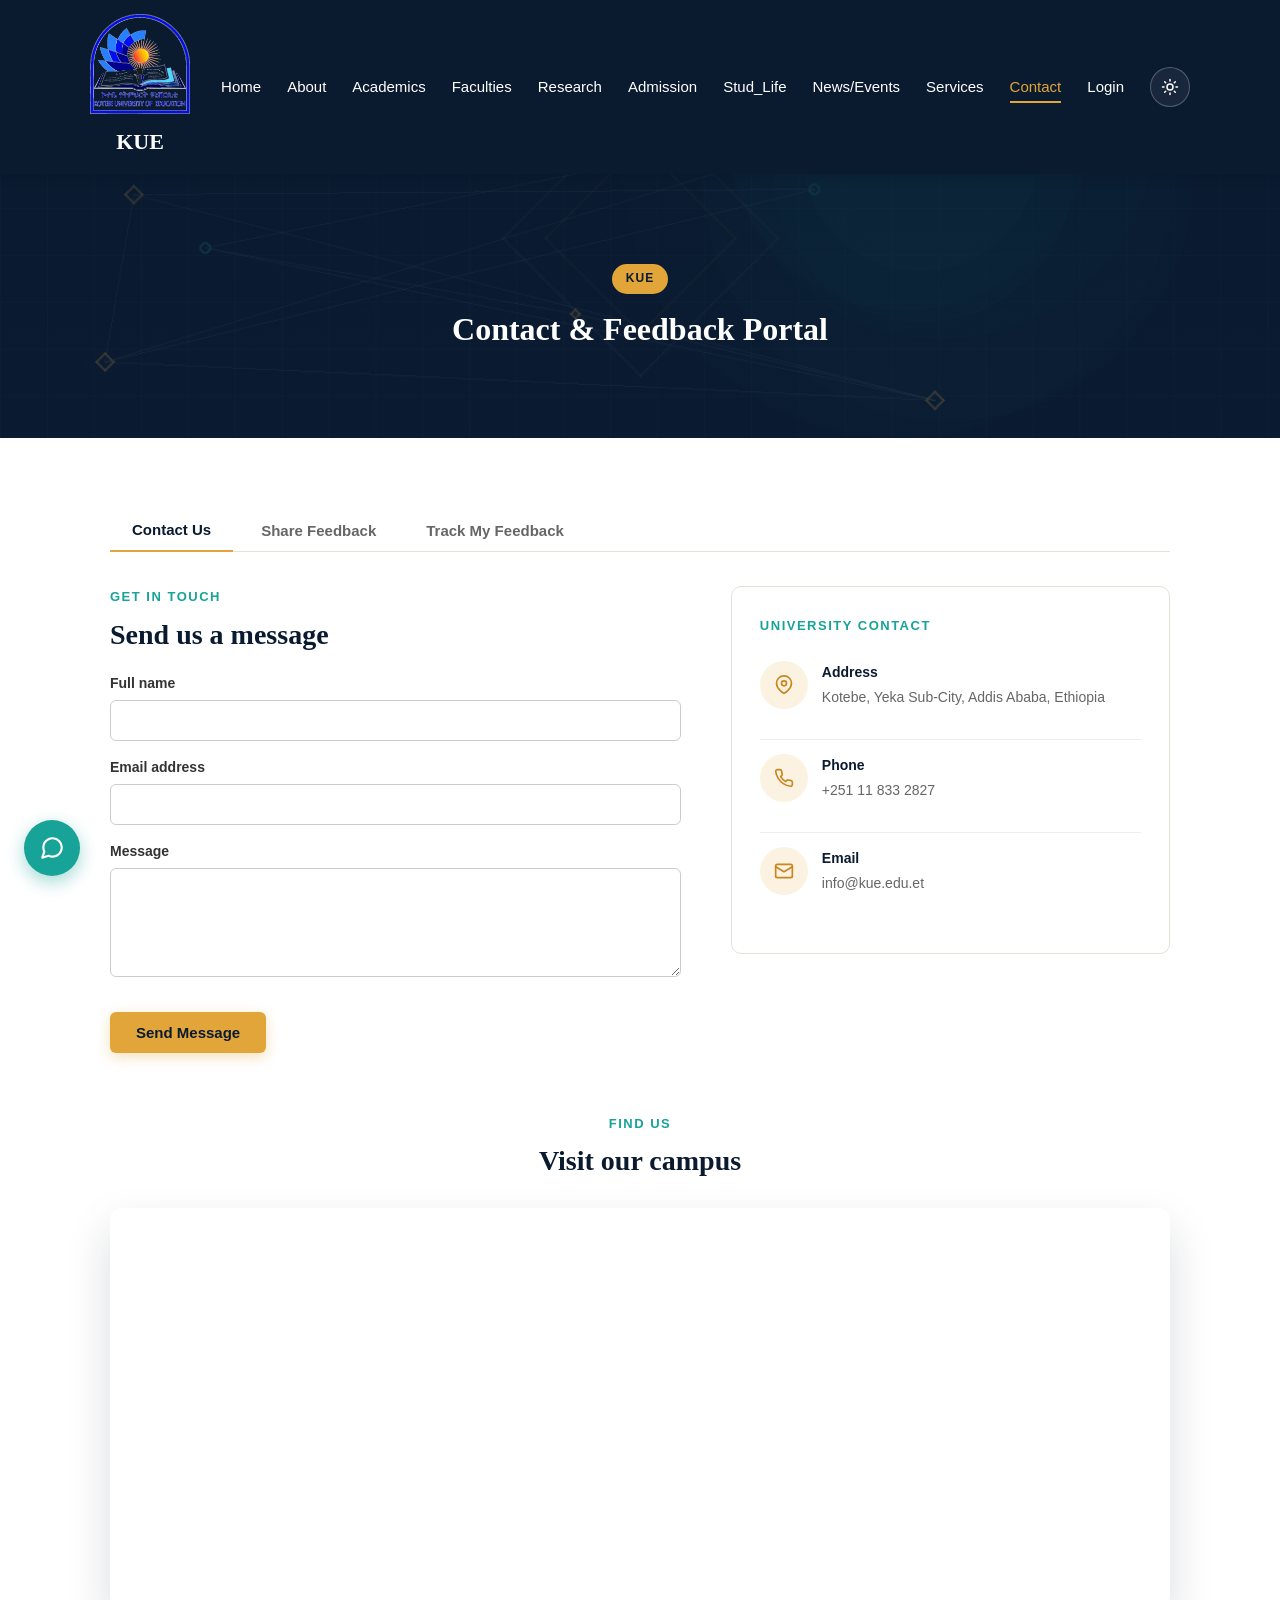
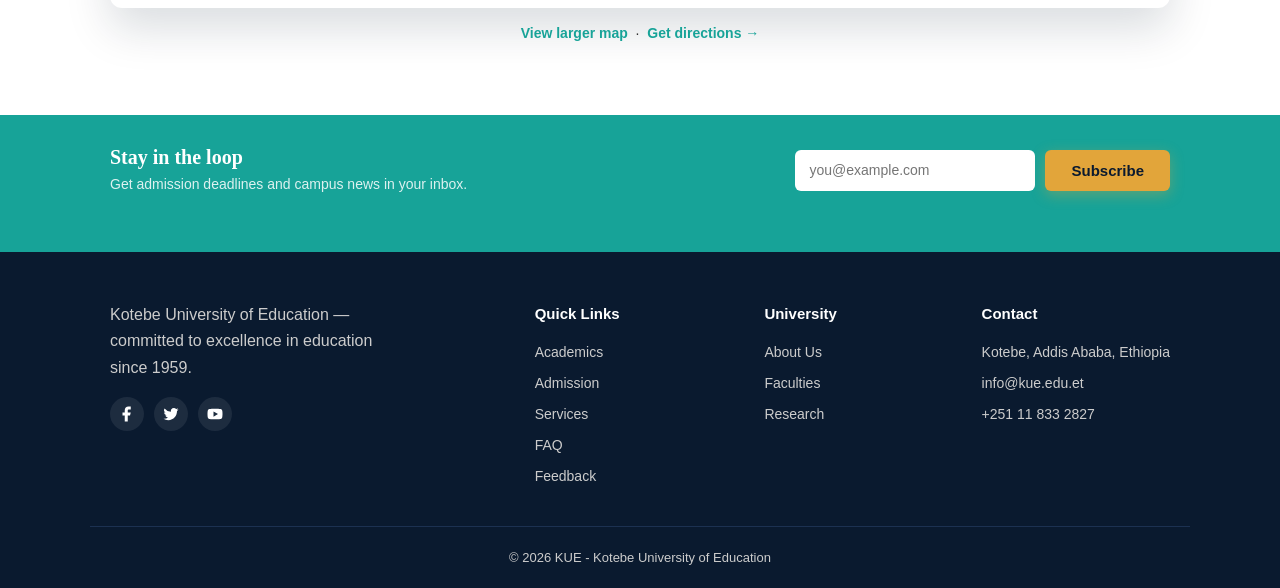
<file: contact.html>
<!DOCTYPE html>
<html lang="en">
<head>
  <meta charset="UTF-8">
  <meta name="viewport" content="width=device-width, initial-scale=1.0">
  <title>Contact & Feedback Portal - KUE</title>
  <meta name="description" content="Contact KUE, share feedback, and track the status of your feedback ticket.">

 <script>
    // Applied BEFORE first paint so there's no flash of the wrong theme.
    (function () {
      try {
        var saved = localStorage.getItem("kueTheme");
        if (saved === "dark") document.documentElement.setAttribute("data-theme", "dark");
      } catch (e) { /* localStorage unavailable (private mode, etc.) - fall back to light */ }
    })();
  </script>
  <!-- Our stylesheets: the original hand-written base, plus the
       enhanced layer (theming, glassmorphism, wizard/filter/tabs UI). -->
  <link rel="stylesheet" href="style.css">
  <link rel="stylesheet" href="enhanced.css">
</head>
<body>
  <!-- ============ HEADER / NAVIGATION ============ -->
  <header id="siteHeader">
  <div class="container navbar">

    <a href="index.html" class="logo" style="display: flex; flex-direction: column; align-items: center; text-align: center;">
      <img src="logo.png" alt="KUE logo">
      <span>KUE</span>
    </a>

      <!-- Hamburger button, only visible on small screens (see CSS).
           Three <span> bars that CSS turns into an X when the "open"
           class is added by script.js. -->
      <button class="menu-toggle" id="menuButton" aria-label="Toggle menu">
        <span></span><span></span><span></span>
      </button>

      <!-- Nav links. JS adds/removes the "show" class on mobile. -->
      <ul class="nav-links" id="navLinks">
      <li><a href="index.html">Home</a></li>
      <li><a href="about.html">About</a></li>
      <li><a href="academics.html">Academics</a></li>
      <li><a href="faculties.html">Faculties</a></li>
      <li><a href="research.html">Research</a></li>
      <li><a href="admission.html">Admission</a></li>
      <li><a href="student-life.html">Stud_Life</a></li>
      <li><a href="news.html">News/Events</a></li>
      <li><a href="services.html">Services</a></li>
      <li><a href="contact.html" class="active">Contact</a></li>
      <li><a href="login.php" id="navAuthLink">Login</a></li>
      <li class="theme-toggle-item">
        <button type="button" id="themeToggle" class="theme-toggle" aria-label="Toggle dark mode">
          <svg class="icon-sun" viewBox="0 0 24 24" fill="none" stroke="currentColor" stroke-width="2" stroke-linecap="round" stroke-linejoin="round"><circle cx="12" cy="12" r="4"/><path d="M12 2v2M12 20v2M4.9 4.9l1.4 1.4M17.7 17.7l1.4 1.4M2 12h2M20 12h2M4.9 19.1l1.4-1.4M17.7 6.3l1.4-1.4"/></svg>
          <svg class="icon-moon" viewBox="0 0 24 24" fill="none" stroke="currentColor" stroke-width="2" stroke-linecap="round" stroke-linejoin="round"><path d="M21 12.8A9 9 0 1 1 11.2 3a7 7 0 0 0 9.8 9.8z"/></svg>
        </button>
      </li>
      </ul>

    </div>
  </header>

  <!-- ============ PAGE BANNER ============ -->
  <div class="page-banner" style="background-image:url('campus.jpg');">
    <div class="page-banner-overlay"></div>
    <div class="container page-banner-content">
      <span class="page-banner-badge">KUE</span>
      <h1>Contact & Feedback Portal</h1>
    </div>
  </div>

  <section>
    <div class="container">
      <div class="portal-tabs" id="portalTabs">
        <button type="button" class="portal-tab active" data-pane="contact">Contact Us</button>
        <button type="button" class="portal-tab" data-pane="feedback">Share Feedback</button>
        <button type="button" class="portal-tab" data-pane="track">Track My Feedback</button>
      </div>

      <!-- ---------------- CONTACT PANE ---------------- -->
      <div class="portal-pane active" id="pane-contact">
        <div class="contact-grid">
          <div>
            <p class="label">Get In Touch</p>
            <h2>Send us a message</h2>

            <!-- This form doesn't send data anywhere by itself.
                 js/script.js listens for the "submit" event and
                 shows a thank-you message instead. -->
            <form class="contact-form" id="contactForm">
              <label for="name">Full name</label>
              <input type="text" id="name" required>

              <label for="email">Email address</label>
              <input type="email" id="email" required>

              <label for="message">Message</label>
              <textarea id="message" rows="5" required></textarea>

              <br><br>
              <button type="submit" class="btn">Send Message</button>
              <p id="formMessage"></p>
            </form>
          </div>

          <div class="contact-info-card">
            <p class="label">University Contact</p>
            <ul class="contact-details">
              <li>
                <div class="icon-badge icon-badge-sm"><svg viewBox="0 0 24 24" width="20" height="20" fill="none" stroke="currentColor" stroke-width="2"><path d="M21 10c0 7-9 12-9 12s-9-5-9-12a9 9 0 0 1 18 0z"/><circle cx="12" cy="10" r="3"/></svg></div>
                <div><strong>Address</strong><span>Kotebe, Yeka Sub-City, Addis Ababa, Ethiopia</span></div>
              </li>
              <li>
                <div class="icon-badge icon-badge-sm"><svg viewBox="0 0 24 24" width="20" height="20" fill="none" stroke="currentColor" stroke-width="2"><path d="M22 16.9v3a2 2 0 0 1-2.2 2 19.8 19.8 0 0 1-8.6-3.1 19.5 19.5 0 0 1-6-6 19.8 19.8 0 0 1-3.1-8.7A2 2 0 0 1 4.1 2h3a2 2 0 0 1 2 1.7c.1 1 .3 2 .7 3a2 2 0 0 1-.4 2.1L8 10.3a16 16 0 0 0 6 6l1.5-1.5a2 2 0 0 1 2-.4c1 .3 2 .5 3 .7a2 2 0 0 1 1.5 2.1z"/></svg></div>
                <div><strong>Phone</strong><span>+251 11 833 2827</span></div>
              </li>
              <li>
                <div class="icon-badge icon-badge-sm"><svg viewBox="0 0 24 24" width="20" height="20" fill="none" stroke="currentColor" stroke-width="2"><rect x="2" y="4" width="20" height="16" rx="2"/><path d="M2 7l10 6 10-6"/></svg></div>
                <div><strong>Email</strong><span>info@kue.edu.et</span></div>
              </li>
            </ul>
          </div>
        </div>

        <!-- ============ LIVE MAP ============ -->
        <div style="margin-top:60px;">
          <p class="label center">Find Us</p>
          <h2 class="center">Visit our campus</h2>
          <div class="map-embed">
            <iframe
              src="https://www.openstreetmap.org/export/embed.html?bbox=38.8274%2C9.0301%2C38.8474%2C9.0501&amp;layer=mapnik&amp;marker=9.0401%2C38.8374"
              loading="lazy"
              title="Map showing Kotebe University of Education location">
            </iframe>
          </div>
          <p class="center map-directions">
            <a href="https://www.openstreetmap.org/?mlat=9.0401&amp;mlon=38.8374#map=16/9.0401/38.8374" target="_blank" rel="noopener" class="card-link">View larger map</a>
            &nbsp;&middot;&nbsp;
            <a href="https://www.google.com/maps/place/Kotebe+University+of+Education/@9.0383594,38.8372519,17z" target="_blank" rel="noopener" class="card-link">Get directions &rarr;</a>
          </p>
        </div>
      </div>

      <!-- ---------------- FEEDBACK PANE ---------------- -->
      <div class="portal-pane" id="pane-feedback">
        <div style="max-width:600px;margin:0 auto;">
          <p class="label center">Feedback</p>
          <h2 class="center">Tell us what you think</h2>
          <p class="center">Your feedback is stored in your own browser only (this is a demo site, not connected to a live server).</p>

          <div class="draft-banner hidden" id="newTicketBanner">
            <span>Thanks! Your tracking ID is <strong id="newTicketId"></strong> - save it to check your status later.</span>
          </div>

          <!-- The star rating: 5 buttons script.js wires up so clicking
               a star highlights it and every star before it - see the
               STAR RATING section in script.js. -->
          <form class="contact-form" id="feedbackForm">
            <label>Your rating</label>
            <div class="star-rating" id="starRating">
              <button type="button" class="star" data-value="1">&#9733;</button>
              <button type="button" class="star" data-value="2">&#9733;</button>
              <button type="button" class="star" data-value="3">&#9733;</button>
              <button type="button" class="star" data-value="4">&#9733;</button>
              <button type="button" class="star" data-value="5">&#9733;</button>
            </div>
            <p class="field-error" id="ratingError"></p>

            <label for="feedbackName">Your name</label>
            <input type="text" id="feedbackName" required>

            <label for="feedbackComment">Your comment</label>
            <textarea id="feedbackComment" rows="4" required></textarea>

            <br><br>
            <button type="submit" class="btn">Submit Feedback</button>
            <p id="feedbackMessage"></p>
          </form>
        </div>

        <div style="max-width:700px;margin:50px auto 0;">
          <p class="label center">From the Community</p>
          <h2 class="center" id="feedbackAverage">Average rating: -</h2>
          <div id="feedbackList"></div>
        </div>
      </div>

      <!-- ---------------- TRACK STATUS PANE ---------------- -->
      <div class="portal-pane" id="pane-track">
        <div class="tracker-box">
          <p class="label center">Live Status Tracker</p>
          <h2 class="center">Track your feedback ticket</h2>
          <p>Enter the tracking ID you received after submitting feedback (e.g. <strong>KUE-FB-1234</strong>) to see a simulated live status update.</p>

          <form class="tracker-form" id="trackForm">
            <input type="text" id="trackInput" placeholder="KUE-FB-1234">
            <button type="submit" class="btn">Check Status</button>
          </form>

          <div id="trackResult"></div>
        </div>
      </div>
    </div>
  </section>

  <!-- ============ NEWSLETTER STRIP ============ -->
  <div class="newsletter">
    <div class="container newsletter-inner">
      <div>
        <h3>Stay in the loop</h3>
        <p>Get admission deadlines and campus news in your inbox.</p>
      </div>
      <!-- js/script.js shows a thank-you message on submit - see the
           NEWSLETTER section in script.js. -->
      <form id="newsletterForm" class="newsletter-form">
        <input type="email" id="newsletterEmail" placeholder="you@example.com" required>
        <button type="submit" class="btn">Subscribe</button>
      </form>
      <p id="newsletterMessage"></p>
    </div>
  </div>

  <!-- ============ FOOTER ============ -->
  <footer>
    <div class="container footer-columns">

        <div class="footer-about">
          <p>Kotebe University of Education &mdash; committed to excellence in education since 1959.</p>

          <!-- Social icons - small inline SVGs, colored via CSS currentColor -->
          <div class="social-icons">
            <a href="#" aria-label="Facebook">
              <svg viewBox="0 0 24 24" width="18" height="18"><path fill="currentColor" d="M13 22v-8h3l1-4h-4V7.5C13 6.4 13.4 6 14.6 6H17V2.1C16.6 2 15.3 2 13.9 2 11 2 9 3.8 9 7v3H6v4h3v8h4z"/></svg>
            </a>
            <a href="#" aria-label="Twitter">
              <svg viewBox="0 0 24 24" width="18" height="18"><path fill="currentColor" d="M22 5.9c-.7.3-1.5.6-2.4.7.8-.5 1.5-1.3 1.8-2.3-.8.5-1.7.8-2.6 1a4.1 4.1 0 0 0-7 3.7A11.6 11.6 0 0 1 3.4 4.6a4.1 4.1 0 0 0 1.3 5.5c-.7 0-1.3-.2-1.9-.5v.1c0 2 1.4 3.6 3.3 4a4.2 4.2 0 0 1-1.9.1c.5 1.6 2 2.8 3.8 2.9A8.3 8.3 0 0 1 2 18.4a11.6 11.6 0 0 0 6.3 1.9c7.5 0 11.7-6.4 11.7-11.9v-.5c.8-.6 1.5-1.3 2-2z"/></svg>
            </a>
            <a href="#" aria-label="YouTube">
              <svg viewBox="0 0 24 24" width="18" height="18"><path fill="currentColor" d="M22 12s0-3.2-.4-4.6a2.8 2.8 0 0 0-2-2C17.9 5 12 5 12 5s-5.9 0-7.6.4a2.8 2.8 0 0 0-2 2C2 8.8 2 12 2 12s0 3.2.4 4.6a2.8 2.8 0 0 0 2 2C6.1 19 12 19 12 19s5.9 0 7.6-.4a2.8 2.8 0 0 0 2-2C22 15.2 22 12 22 12zM10 15.5v-7l6 3.5z"/></svg>
            </a>
          </div>
        </div>

        <div>
          <h4>Quick Links</h4>
          <ul>
            <li><a href="academics.html">Academics</a></li>
            <li><a href="admission.html">Admission</a></li>
            <li><a href="services.html">Services</a></li>
            <li><a href="faq.html">FAQ</a></li>
            <li><a href="contact.html#feedback">Feedback</a></li>
          </ul>
        </div>

        <div>
          <h4>University</h4>
          <ul>
            <li><a href="about.html">About Us</a></li>
            <li><a href="faculties.html">Faculties</a></li>
            <li><a href="research.html">Research</a></li>
          </ul>
        </div>

        <div>
          <h4>Contact</h4>
          <ul class="footer-contact">
            <li>Kotebe, Addis Ababa, Ethiopia</li>
            <li>info@kue.edu.et</li>
            <li>+251 11 833 2827</li>
          </ul>
        </div>

    </div>

    <div class="container footer-bottom">
      <p>&copy; 2026 KUE - Kotebe University of Education</p>
    </div>
  </footer>

  <!-- ============ HELP DESK CHATBOT ============
       A real AI chatbot, powered by Google's Gemini API - see the
       HELP DESK CHATBOT section in script.js. It needs an API key to
       work, entered via the gear icon below and saved only in your
       own browser. Without a key, it automatically falls back to a
       simple built-in FAQ matcher instead, so it's never fully broken. -->
  <div id="chatWindow" class="chat-window">
    <div class="chat-header">
      <span>KUE Help Desk <span class="chat-powered-by">Powered by Gemini</span></span>
      <div class="chat-header-actions">
        <button id="chatSettingsBtn" aria-label="Chat settings">
          <svg viewBox="0 0 24 24" width="18" height="18" fill="none" stroke="currentColor" stroke-width="2"><circle cx="12" cy="12" r="3"/><path d="M19.4 15a1.65 1.65 0 0 0 .33 1.82l.06.06a2 2 0 1 1-2.83 2.83l-.06-.06a1.65 1.65 0 0 0-1.82-.33 1.65 1.65 0 0 0-1 1.51V21a2 2 0 0 1-4 0v-.09A1.65 1.65 0 0 0 9 19.4a1.65 1.65 0 0 0-1.82.33l-.06.06a2 2 0 1 1-2.83-2.83l.06-.06a1.65 1.65 0 0 0 .33-1.82 1.65 1.65 0 0 0-1.51-1H3a2 2 0 0 1 0-4h.09A1.65 1.65 0 0 0 4.6 9a1.65 1.65 0 0 0-.33-1.82l-.06-.06a2 2 0 1 1 2.83-2.83l.06.06a1.65 1.65 0 0 0 1.82.33H9a1.65 1.65 0 0 0 1-1.51V3a2 2 0 0 1 4 0v.09a1.65 1.65 0 0 0 1 1.51 1.65 1.65 0 0 0 1.82-.33l.06-.06a2 2 0 1 1 2.83 2.83l-.06.06a1.65 1.65 0 0 0-.33 1.82V9a1.65 1.65 0 0 0 1.51 1H21a2 2 0 0 1 0 4h-.09a1.65 1.65 0 0 0-1.51 1z"/></svg>
        </button>
        <button id="chatCloseBtn" aria-label="Close chat">&times;</button>
      </div>
    </div>

    <!-- Settings panel - hidden until the gear icon is clicked -->
    <div id="chatSettingsPanel" class="chat-settings-panel">
      <label for="chatApiKeyInput">Google Gemini API key</label>
      <input type="password" id="chatApiKeyInput" placeholder="AIza...">
      <p class="chat-settings-note">
        Stored only in your browser (localStorage) - never sent anywhere except directly to Google's Gemini API.
        Get a free key at <a href="https://aistudio.google.com/app/apikey" target="_blank" rel="noopener">aistudio.google.com</a>.
        Leave empty to use the built-in FAQ matcher instead of real AI.
      </p>
      <div class="chat-settings-buttons">
        <button type="button" id="chatSaveKeyBtn" class="btn">Save</button>
        <button type="button" id="chatClearKeyBtn" class="btn btn-outline-dark">Clear Key</button>
      </div>
      <p id="chatSettingsStatus"></p>
    </div>

    <div id="chatMessages" class="chat-messages"></div>
    <div class="chat-quick-replies" id="chatQuickReplies">
      <button type="button" data-question="How do I apply?">How do I apply?</button>
      <button type="button" data-question="What colleges do you have?">Our colleges</button>
      <button type="button" data-question="How do I contact the university?">Contact info</button>
      <button type="button" data-question="How do I log in?">Login help</button>
    </div>
    <form id="chatForm" class="chat-form">
      <input type="text" id="chatInput" placeholder="Ask a question..." autocomplete="off">
      <button type="submit" aria-label="Send">&rarr;</button>
    </form>
  </div>

  <button id="chatToggleBtn" aria-label="Open help desk chat">
    <svg viewBox="0 0 24 24" width="26" height="26" fill="none" stroke="currentColor" stroke-width="2" stroke-linecap="round" stroke-linejoin="round"><path d="M21 11.5a8.4 8.4 0 0 1-.9 3.8 8.5 8.5 0 0 1-7.6 4.7 8.4 8.4 0 0 1-3.8-.9L3 21l1.9-5.7a8.4 8.4 0 0 1-.9-3.8 8.5 8.5 0 0 1 4.7-7.6 8.4 8.4 0 0 1 3.8-.9h.5a8.48 8.48 0 0 1 8 8v.5z"/></svg>
  </button>

  <!-- Scroll-to-top button - hidden until you scroll down a bit,
       see the BACK TO TOP section in script.js -->
  <button id="backToTop" aria-label="Back to top">&uarr;</button>

  <!-- Our JS: the original base logic, then the enhanced UX layer. -->
  <script src="script.js"></script>
  <script src="enhanced.js"></script>
</body>
</html>
</file>
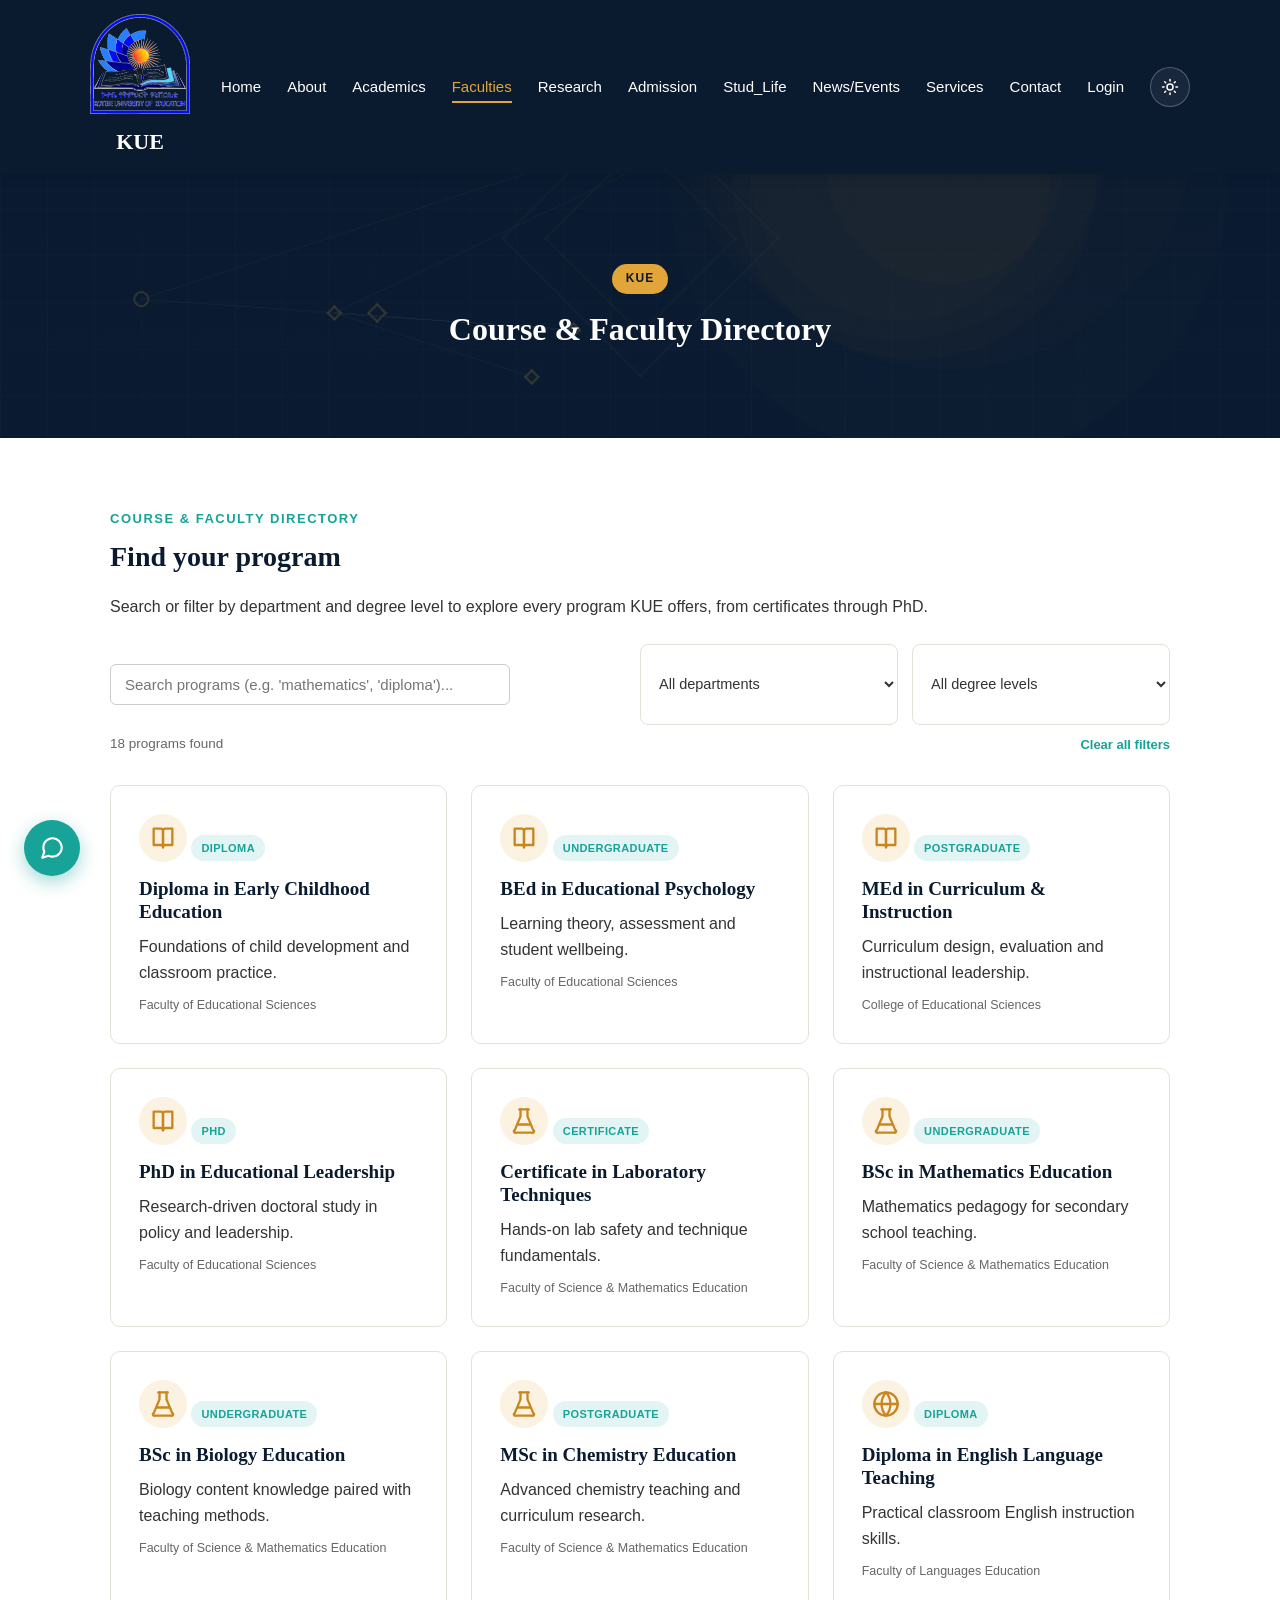
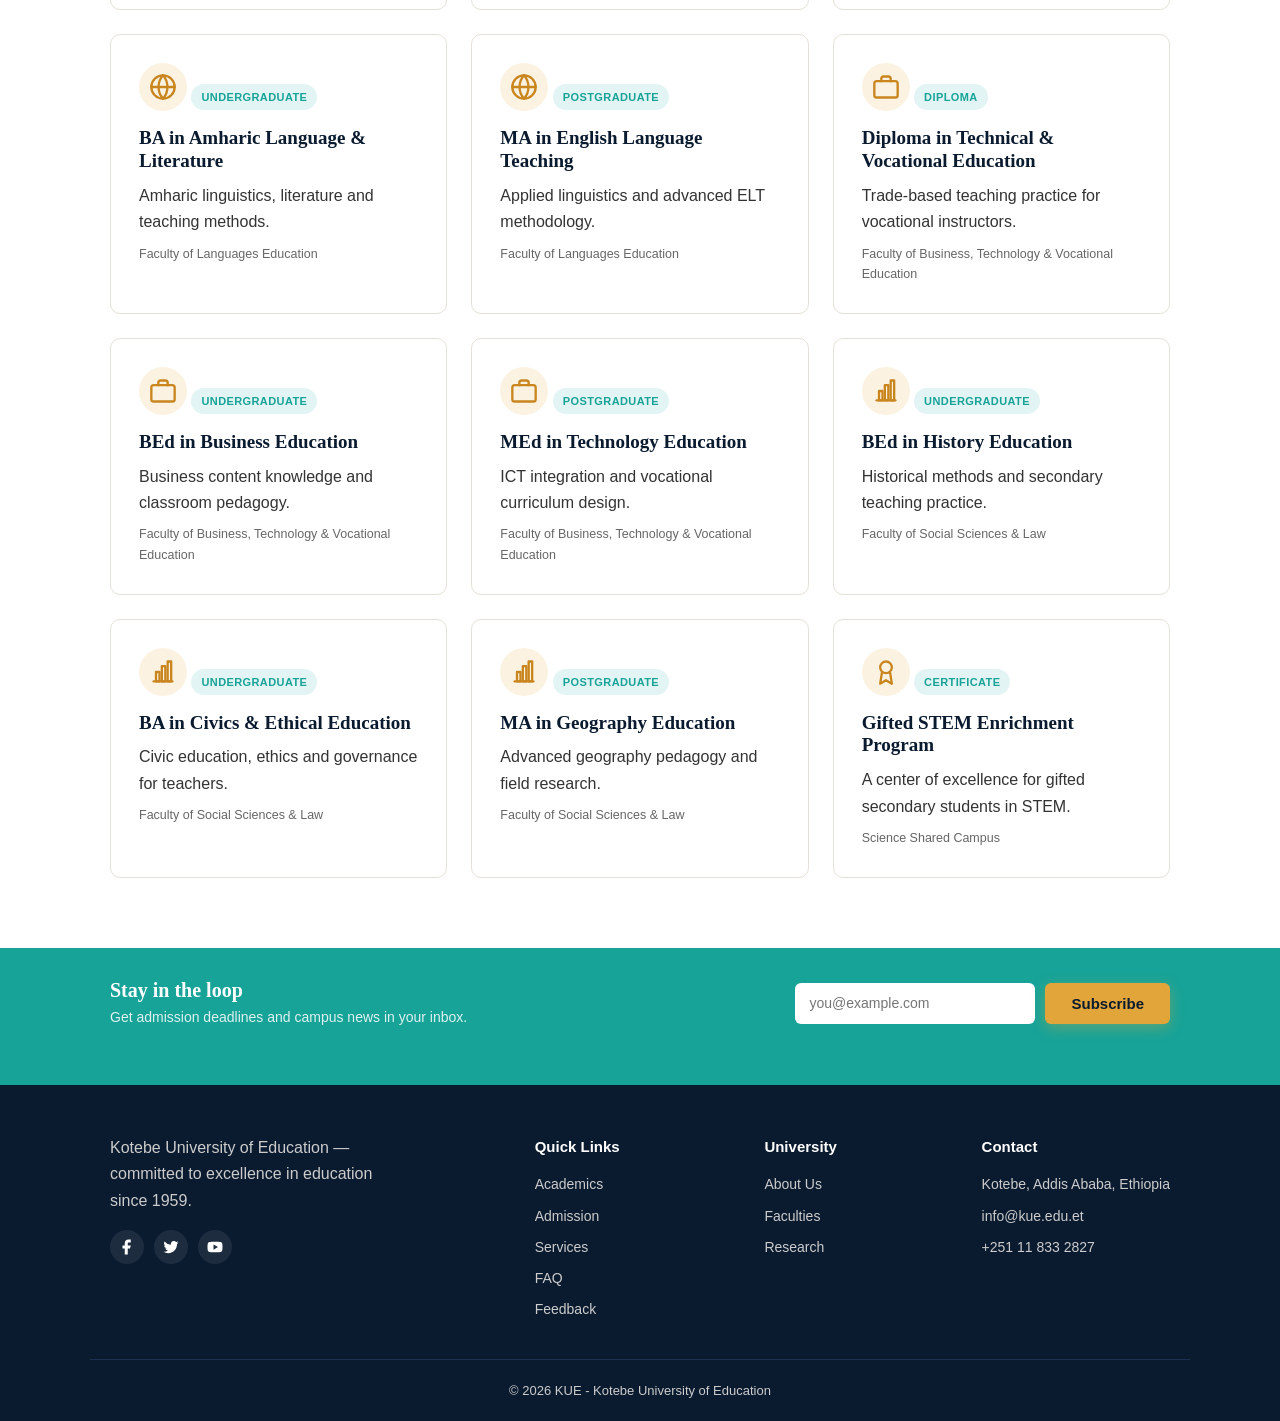
<file: faculties.html>
<!DOCTYPE html>
<html lang="en">
<head>
  <meta charset="UTF-8">
  <meta name="viewport" content="width=device-width, initial-scale=1.0">
  <title>Course & Faculty Directory - KUE</title>
  <meta name="description" content="Search and filter every program offered at KUE by department and degree level.">

  <script>
    // Applied BEFORE first paint so there's no flash of the wrong theme.
    (function () {
      try {
        var saved = localStorage.getItem("kueTheme");
        if (saved === "dark") document.documentElement.setAttribute("data-theme", "dark");
      } catch (e) { /* localStorage unavailable (private mode, etc.) - fall back to light */ }
    })();
  </script>
  <!-- Our stylesheets: the original hand-written base, plus the
       enhanced layer (theming, glassmorphism, wizard/filter/tabs UI). -->
  <link rel="stylesheet" href="style.css">
  <link rel="stylesheet" href="enhanced.css">
</head>
<body>
  <!-- ============ HEADER / NAVIGATION ============ -->
 <header id="siteHeader">
  <div class="container navbar">

    <a href="index.html" class="logo" style="display: flex; flex-direction: column; align-items: center; text-align: center;">
      <img src="logo.png" alt="KUE logo">
      <span>KUE</span>
    </a>

      <!-- Hamburger button, only visible on small screens (see CSS).
           Three <span> bars that CSS turns into an X when the "open"
           class is added by script.js. -->
      <button class="menu-toggle" id="menuButton" aria-label="Toggle menu">
        <span></span><span></span><span></span>
      </button>

      <!-- Nav links. JS adds/removes the "show" class on mobile. -->
      <ul class="nav-links" id="navLinks">
      <li><a href="index.html">Home</a></li>
      <li><a href="about.html">About</a></li>
      <li><a href="academics.html">Academics</a></li>
      <li><a href="faculties.html" class="active">Faculties</a></li>
      <li><a href="research.html">Research</a></li>
      <li><a href="admission.html">Admission</a></li>
      <li><a href="student-life.html">Stud_Life</a></li>
      <li><a href="news.html">News/Events</a></li>
      <li><a href="services.html">Services</a></li>
      <li><a href="contact.html">Contact</a></li>
      <li><a href="login.php" id="navAuthLink">Login</a></li>
      <li class="theme-toggle-item">
        <button type="button" id="themeToggle" class="theme-toggle" aria-label="Toggle dark mode">
          <svg class="icon-sun" viewBox="0 0 24 24" fill="none" stroke="currentColor" stroke-width="2" stroke-linecap="round" stroke-linejoin="round"><circle cx="12" cy="12" r="4"/><path d="M12 2v2M12 20v2M4.9 4.9l1.4 1.4M17.7 17.7l1.4 1.4M2 12h2M20 12h2M4.9 19.1l1.4-1.4M17.7 6.3l1.4-1.4"/></svg>
          <svg class="icon-moon" viewBox="0 0 24 24" fill="none" stroke="currentColor" stroke-width="2" stroke-linecap="round" stroke-linejoin="round"><path d="M21 12.8A9 9 0 1 1 11.2 3a7 7 0 0 0 9.8 9.8z"/></svg>
        </button>
      </li>
      </ul>

    </div>
  </header>

  <!-- ============ PAGE BANNER ============ -->
  <div class="page-banner" style="background-image:url('students.jpg');">
    <div class="page-banner-overlay"></div>
    <div class="container page-banner-content">
      <span class="page-banner-badge">KUE</span>
      <h1>Course & Faculty Directory</h1>
    </div>
  </div>

  <section>
    <div class="container">
      <p class="label">Course &amp; Faculty Directory</p>
      <h2>Find your program</h2>
      <p>Search or filter by department and degree level to explore every program KUE offers, from certificates through PhD.</p>

      <div class="filter-bar">
        <input type="text" id="collegeSearch" placeholder="Search programs (e.g. 'mathematics', 'diploma')...">
        <select id="directoryDept">
        <option value="">All departments</option>
        <option value="Educational Sciences">Faculty of Educational Sciences</option>
        <option value="Science & Mathematics Education">Faculty of Computational Science</option>
        <option value="Languages Education">Faculty of Languages &amp; Literature</option>
        <option value="Business, Technology & Vocational Education">Faculty of Business, Technology &amp; Vocational Education</option>
        <option value="Social Sciences & Law">Faculty of Social Sciences &amp; Law</option>
        <option value="Science Shared Campus">Science Shared Campus</option>
        </select>
        <select id="directoryLevel">
        <option value="">All degree levels</option>
        <option value="Certificate">Certificate</option>
        <option value="Diploma">Diploma</option>
        <option value="Undergraduate">Undergraduate</option>
        <option value="Postgraduate">Postgraduate</option>
        <option value="PhD">PhD</option>
        </select>
      </div>

      <div class="filter-meta">
        <span id="directoryCount"></span>
        <button type="button" id="directoryClear">Clear all filters</button>
      </div>

      <div class="cards" id="collegeCards">
        <div class="card" data-department="Educational Sciences" data-level="Diploma">
          <div class="icon-badge icon-badge-sm"><svg viewBox="0 0 24 24" width="28" height="28" fill="none" stroke="currentColor" stroke-width="2" stroke-linecap="round" stroke-linejoin="round"><path d="M4 4h6a2 2 0 0 1 2 2v14a2 2 0 0 0-2-2H4z"/><path d="M20 4h-6a2 2 0 0 0-2 2v14a2 2 0 0 1 2-2h6z"/></svg></div>
          <span class="level-badge">Diploma</span>
          <h3>Diploma in Early Childhood Education</h3>
          <p>Foundations of child development and classroom practice.</p>
          <span class="dept-tag">Faculty of Educational Sciences</span>
        </div>
        <div class="card" data-department="Educational Sciences" data-level="Undergraduate">
          <div class="icon-badge icon-badge-sm"><svg viewBox="0 0 24 24" width="28" height="28" fill="none" stroke="currentColor" stroke-width="2" stroke-linecap="round" stroke-linejoin="round"><path d="M4 4h6a2 2 0 0 1 2 2v14a2 2 0 0 0-2-2H4z"/><path d="M20 4h-6a2 2 0 0 0-2 2v14a2 2 0 0 1 2-2h6z"/></svg></div>
          <span class="level-badge">Undergraduate</span>
          <h3>BEd in Educational Psychology</h3>
          <p>Learning theory, assessment and student wellbeing.</p>
          <span class="dept-tag">Faculty of Educational Sciences</span>
        </div>
        <div class="card" data-department="Educational Sciences" data-level="Postgraduate">
          <div class="icon-badge icon-badge-sm"><svg viewBox="0 0 24 24" width="28" height="28" fill="none" stroke="currentColor" stroke-width="2" stroke-linecap="round" stroke-linejoin="round"><path d="M4 4h6a2 2 0 0 1 2 2v14a2 2 0 0 0-2-2H4z"/><path d="M20 4h-6a2 2 0 0 0-2 2v14a2 2 0 0 1 2-2h6z"/></svg></div>
          <span class="level-badge">Postgraduate</span>
          <h3>MEd in Curriculum & Instruction</h3>
          <p>Curriculum design, evaluation and instructional leadership.</p>
          <span class="dept-tag">College of Educational Sciences</span>
        </div>
        <div class="card" data-department="Educational Sciences" data-level="PhD">
          <div class="icon-badge icon-badge-sm"><svg viewBox="0 0 24 24" width="28" height="28" fill="none" stroke="currentColor" stroke-width="2" stroke-linecap="round" stroke-linejoin="round"><path d="M4 4h6a2 2 0 0 1 2 2v14a2 2 0 0 0-2-2H4z"/><path d="M20 4h-6a2 2 0 0 0-2 2v14a2 2 0 0 1 2-2h6z"/></svg></div>
          <span class="level-badge">PhD</span>
          <h3>PhD in Educational Leadership</h3>
          <p>Research-driven doctoral study in policy and leadership.</p>
          <span class="dept-tag">Faculty of Educational Sciences</span>
        </div>
        <div class="card" data-department="Science & Mathematics Education" data-level="Certificate">
          <div class="icon-badge icon-badge-sm"><svg viewBox="0 0 24 24" width="28" height="28" fill="none" stroke="currentColor" stroke-width="2" stroke-linecap="round" stroke-linejoin="round"><path d="M9 2v6L4 20a1 1 0 0 0 1 2h14a1 1 0 0 0 1-2L15 8V2"/><line x1="8" y1="2" x2="16" y2="2"/><line x1="7" y1="15" x2="17" y2="15"/></svg></div>
          <span class="level-badge">Certificate</span>
          <h3>Certificate in Laboratory Techniques</h3>
          <p>Hands-on lab safety and technique fundamentals.</p>
          <span class="dept-tag">Faculty of Science &amp; Mathematics Education</span>
        </div>
        <div class="card" data-department="Science & Mathematics Education" data-level="Undergraduate">
          <div class="icon-badge icon-badge-sm"><svg viewBox="0 0 24 24" width="28" height="28" fill="none" stroke="currentColor" stroke-width="2" stroke-linecap="round" stroke-linejoin="round"><path d="M9 2v6L4 20a1 1 0 0 0 1 2h14a1 1 0 0 0 1-2L15 8V2"/><line x1="8" y1="2" x2="16" y2="2"/><line x1="7" y1="15" x2="17" y2="15"/></svg></div>
          <span class="level-badge">Undergraduate</span>
          <h3>BSc in Mathematics Education</h3>
          <p>Mathematics pedagogy for secondary school teaching.</p>
          <span class="dept-tag">Faculty of Science &amp; Mathematics Education</span>
        </div>
        <div class="card" data-department="Science & Mathematics Education" data-level="Undergraduate">
          <div class="icon-badge icon-badge-sm"><svg viewBox="0 0 24 24" width="28" height="28" fill="none" stroke="currentColor" stroke-width="2" stroke-linecap="round" stroke-linejoin="round"><path d="M9 2v6L4 20a1 1 0 0 0 1 2h14a1 1 0 0 0 1-2L15 8V2"/><line x1="8" y1="2" x2="16" y2="2"/><line x1="7" y1="15" x2="17" y2="15"/></svg></div>
          <span class="level-badge">Undergraduate</span>
          <h3>BSc in Biology Education</h3>
          <p>Biology content knowledge paired with teaching methods.</p>
          <span class="dept-tag">Faculty of Science &amp; Mathematics Education</span>
        </div>
        <div class="card" data-department="Science & Mathematics Education" data-level="Postgraduate">
          <div class="icon-badge icon-badge-sm"><svg viewBox="0 0 24 24" width="28" height="28" fill="none" stroke="currentColor" stroke-width="2" stroke-linecap="round" stroke-linejoin="round"><path d="M9 2v6L4 20a1 1 0 0 0 1 2h14a1 1 0 0 0 1-2L15 8V2"/><line x1="8" y1="2" x2="16" y2="2"/><line x1="7" y1="15" x2="17" y2="15"/></svg></div>
          <span class="level-badge">Postgraduate</span>
          <h3>MSc in Chemistry Education</h3>
          <p>Advanced chemistry teaching and curriculum research.</p>
          <span class="dept-tag">Faculty of Science &amp; Mathematics Education</span>
        </div>
        <div class="card" data-department="Languages Education" data-level="Diploma">
          <div class="icon-badge icon-badge-sm"><svg viewBox="0 0 24 24" width="28" height="28" fill="none" stroke="currentColor" stroke-width="2" stroke-linecap="round" stroke-linejoin="round"><circle cx="12" cy="12" r="10"/><line x1="2" y1="12" x2="22" y2="12"/><path d="M12 2a15 15 0 0 1 0 20 15 15 0 0 1 0-20"/></svg></div>
          <span class="level-badge">Diploma</span>
          <h3>Diploma in English Language Teaching</h3>
          <p>Practical classroom English instruction skills.</p>
          <span class="dept-tag">Faculty of Languages Education</span>
        </div>
        <div class="card" data-department="Languages Education" data-level="Undergraduate">
          <div class="icon-badge icon-badge-sm"><svg viewBox="0 0 24 24" width="28" height="28" fill="none" stroke="currentColor" stroke-width="2" stroke-linecap="round" stroke-linejoin="round"><circle cx="12" cy="12" r="10"/><line x1="2" y1="12" x2="22" y2="12"/><path d="M12 2a15 15 0 0 1 0 20 15 15 0 0 1 0-20"/></svg></div>
          <span class="level-badge">Undergraduate</span>
          <h3>BA in Amharic Language & Literature</h3>
          <p>Amharic linguistics, literature and teaching methods.</p>
          <span class="dept-tag">Faculty of Languages Education</span>
        </div>
        <div class="card" data-department="Languages Education" data-level="Postgraduate">
          <div class="icon-badge icon-badge-sm"><svg viewBox="0 0 24 24" width="28" height="28" fill="none" stroke="currentColor" stroke-width="2" stroke-linecap="round" stroke-linejoin="round"><circle cx="12" cy="12" r="10"/><line x1="2" y1="12" x2="22" y2="12"/><path d="M12 2a15 15 0 0 1 0 20 15 15 0 0 1 0-20"/></svg></div>
          <span class="level-badge">Postgraduate</span>
          <h3>MA in English Language Teaching</h3>
          <p>Applied linguistics and advanced ELT methodology.</p>
          <span class="dept-tag">Faculty of Languages Education</span>
        </div>
        <div class="card" data-department="Business, Technology & Vocational Education" data-level="Diploma">
          <div class="icon-badge icon-badge-sm"><svg viewBox="0 0 24 24" width="28" height="28" fill="none" stroke="currentColor" stroke-width="2" stroke-linecap="round" stroke-linejoin="round"><rect x="2" y="7" width="20" height="14" rx="2"/><path d="M8 7V5a2 2 0 0 1 2-2h4a2 2 0 0 1 2 2v2"/></svg></div>
          <span class="level-badge">Diploma</span>
          <h3>Diploma in Technical & Vocational Education</h3>
          <p>Trade-based teaching practice for vocational instructors.</p>
          <span class="dept-tag">Faculty of Business, Technology &amp; Vocational Education</span>
        </div>
        <div class="card" data-department="Business, Technology & Vocational Education" data-level="Undergraduate">
          <div class="icon-badge icon-badge-sm"><svg viewBox="0 0 24 24" width="28" height="28" fill="none" stroke="currentColor" stroke-width="2" stroke-linecap="round" stroke-linejoin="round"><rect x="2" y="7" width="20" height="14" rx="2"/><path d="M8 7V5a2 2 0 0 1 2-2h4a2 2 0 0 1 2 2v2"/></svg></div>
          <span class="level-badge">Undergraduate</span>
          <h3>BEd in Business Education</h3>
          <p>Business content knowledge and classroom pedagogy.</p>
          <span class="dept-tag">Faculty of Business, Technology &amp; Vocational Education</span>
        </div>
        <div class="card" data-department="Business, Technology & Vocational Education" data-level="Postgraduate">
          <div class="icon-badge icon-badge-sm"><svg viewBox="0 0 24 24" width="28" height="28" fill="none" stroke="currentColor" stroke-width="2" stroke-linecap="round" stroke-linejoin="round"><rect x="2" y="7" width="20" height="14" rx="2"/><path d="M8 7V5a2 2 0 0 1 2-2h4a2 2 0 0 1 2 2v2"/></svg></div>
          <span class="level-badge">Postgraduate</span>
          <h3>MEd in Technology Education</h3>
          <p>ICT integration and vocational curriculum design.</p>
          <span class="dept-tag">Faculty of Business, Technology &amp; Vocational Education</span>
        </div>
        <div class="card" data-department="Social Sciences & Law" data-level="Undergraduate">
          <div class="icon-badge icon-badge-sm"><svg viewBox="0 0 24 24" width="28" height="28" fill="none" stroke="currentColor" stroke-width="2" stroke-linecap="round" stroke-linejoin="round"><line x1="4" y1="20" x2="20" y2="20"/><rect x="6" y="12" width="3" height="8"/><rect x="11" y="7" width="3" height="13"/><rect x="16" y="3" width="3" height="17"/></svg></div>
          <span class="level-badge">Undergraduate</span>
          <h3>BEd in History Education</h3>
          <p>Historical methods and secondary teaching practice.</p>
          <span class="dept-tag">Faculty of Social Sciences &amp; Law</span>
        </div>
        <div class="card" data-department="Social Sciences & Law" data-level="Undergraduate">
          <div class="icon-badge icon-badge-sm"><svg viewBox="0 0 24 24" width="28" height="28" fill="none" stroke="currentColor" stroke-width="2" stroke-linecap="round" stroke-linejoin="round"><line x1="4" y1="20" x2="20" y2="20"/><rect x="6" y="12" width="3" height="8"/><rect x="11" y="7" width="3" height="13"/><rect x="16" y="3" width="3" height="17"/></svg></div>
          <span class="level-badge">Undergraduate</span>
          <h3>BA in Civics & Ethical Education</h3>
          <p>Civic education, ethics and governance for teachers.</p>
          <span class="dept-tag">Faculty of Social Sciences &amp; Law</span>
        </div>
        <div class="card" data-department="Social Sciences & Law" data-level="Postgraduate">
          <div class="icon-badge icon-badge-sm"><svg viewBox="0 0 24 24" width="28" height="28" fill="none" stroke="currentColor" stroke-width="2" stroke-linecap="round" stroke-linejoin="round"><line x1="4" y1="20" x2="20" y2="20"/><rect x="6" y="12" width="3" height="8"/><rect x="11" y="7" width="3" height="13"/><rect x="16" y="3" width="3" height="17"/></svg></div>
          <span class="level-badge">Postgraduate</span>
          <h3>MA in Geography Education</h3>
          <p>Advanced geography pedagogy and field research.</p>
          <span class="dept-tag">Faculty of Social Sciences &amp; Law</span>
        </div>
        <div class="card" data-department="Science Shared Campus" data-level="Certificate">
          <div class="icon-badge icon-badge-sm"><svg viewBox="0 0 24 24" width="28" height="28" fill="none" stroke="currentColor" stroke-width="2" stroke-linecap="round" stroke-linejoin="round"><circle cx="12" cy="8" r="5"/><polyline points="8.5 12.5 7 22 12 19 17 22 15.5 12.5"/></svg></div>
          <span class="level-badge">Certificate</span>
          <h3>Gifted STEM Enrichment Program</h3>
          <p>A center of excellence for gifted secondary students in STEM.</p>
          <span class="dept-tag">Science Shared Campus</span>
        </div>
      </div>

      <p id="noResults" style="display:none;">No programs match your search - try clearing a filter.</p>
    </div>
  </section>

  <!-- ============ NEWSLETTER STRIP ============ -->
  <div class="newsletter">
    <div class="container newsletter-inner">
      <div>
        <h3>Stay in the loop</h3>
        <p>Get admission deadlines and campus news in your inbox.</p>
      </div>
      <!-- js/script.js shows a thank-you message on submit - see the
           NEWSLETTER section in script.js. -->
      <form id="newsletterForm" class="newsletter-form">
        <input type="email" id="newsletterEmail" placeholder="you@example.com" required>
        <button type="submit" class="btn">Subscribe</button>
      </form>
      <p id="newsletterMessage"></p>
    </div>
  </div>

  <!-- ============ FOOTER ============ -->
  <footer>
    <div class="container footer-columns">

        <div class="footer-about">
          <p>Kotebe University of Education &mdash; committed to excellence in education since 1959.</p>

          <!-- Social icons - small inline SVGs, colored via CSS currentColor -->
          <div class="social-icons">
            <a href="#" aria-label="Facebook">
              <svg viewBox="0 0 24 24" width="18" height="18"><path fill="currentColor" d="M13 22v-8h3l1-4h-4V7.5C13 6.4 13.4 6 14.6 6H17V2.1C16.6 2 15.3 2 13.9 2 11 2 9 3.8 9 7v3H6v4h3v8h4z"/></svg>
            </a>
            <a href="#" aria-label="Twitter">
              <svg viewBox="0 0 24 24" width="18" height="18"><path fill="currentColor" d="M22 5.9c-.7.3-1.5.6-2.4.7.8-.5 1.5-1.3 1.8-2.3-.8.5-1.7.8-2.6 1a4.1 4.1 0 0 0-7 3.7A11.6 11.6 0 0 1 3.4 4.6a4.1 4.1 0 0 0 1.3 5.5c-.7 0-1.3-.2-1.9-.5v.1c0 2 1.4 3.6 3.3 4a4.2 4.2 0 0 1-1.9.1c.5 1.6 2 2.8 3.8 2.9A8.3 8.3 0 0 1 2 18.4a11.6 11.6 0 0 0 6.3 1.9c7.5 0 11.7-6.4 11.7-11.9v-.5c.8-.6 1.5-1.3 2-2z"/></svg>
            </a>
            <a href="#" aria-label="YouTube">
              <svg viewBox="0 0 24 24" width="18" height="18"><path fill="currentColor" d="M22 12s0-3.2-.4-4.6a2.8 2.8 0 0 0-2-2C17.9 5 12 5 12 5s-5.9 0-7.6.4a2.8 2.8 0 0 0-2 2C2 8.8 2 12 2 12s0 3.2.4 4.6a2.8 2.8 0 0 0 2 2C6.1 19 12 19 12 19s5.9 0 7.6-.4a2.8 2.8 0 0 0 2-2C22 15.2 22 12 22 12zM10 15.5v-7l6 3.5z"/></svg>
            </a>
          </div>
        </div>

        <div>
          <h4>Quick Links</h4>
          <ul>
            <li><a href="academics.html">Academics</a></li>
            <li><a href="admission.html">Admission</a></li>
            <li><a href="services.html">Services</a></li>
            <li><a href="faq.html">FAQ</a></li>
            <li><a href="contact.html#feedback">Feedback</a></li>
          </ul>
        </div>

        <div>
          <h4>University</h4>
          <ul>
            <li><a href="about.html">About Us</a></li>
            <li><a href="faculties.html">Faculties</a></li>
            <li><a href="research.html">Research</a></li>
          </ul>
        </div>

        <div>
          <h4>Contact</h4>
          <ul class="footer-contact">
            <li>Kotebe, Addis Ababa, Ethiopia</li>
            <li>info@kue.edu.et</li>
            <li>+251 11 833 2827</li>
          </ul>
        </div>

    </div>

    <div class="container footer-bottom">
      <p>&copy; 2026 KUE - Kotebe University of Education</p>
    </div>
  </footer>

  <!-- ============ HELP DESK CHATBOT ============
       A real AI chatbot, powered by Google's Gemini API - see the
       HELP DESK CHATBOT section in script.js. It needs an API key to
       work, entered via the gear icon below and saved only in your
       own browser. Without a key, it automatically falls back to a
       simple built-in FAQ matcher instead, so it's never fully broken. -->
  <div id="chatWindow" class="chat-window">
    <div class="chat-header">
      <span>KUE Help Desk <span class="chat-powered-by">Powered by Gemini</span></span>
      <div class="chat-header-actions">
        <button id="chatSettingsBtn" aria-label="Chat settings">
          <svg viewBox="0 0 24 24" width="18" height="18" fill="none" stroke="currentColor" stroke-width="2"><circle cx="12" cy="12" r="3"/><path d="M19.4 15a1.65 1.65 0 0 0 .33 1.82l.06.06a2 2 0 1 1-2.83 2.83l-.06-.06a1.65 1.65 0 0 0-1.82-.33 1.65 1.65 0 0 0-1 1.51V21a2 2 0 0 1-4 0v-.09A1.65 1.65 0 0 0 9 19.4a1.65 1.65 0 0 0-1.82.33l-.06.06a2 2 0 1 1-2.83-2.83l.06-.06a1.65 1.65 0 0 0 .33-1.82 1.65 1.65 0 0 0-1.51-1H3a2 2 0 0 1 0-4h.09A1.65 1.65 0 0 0 4.6 9a1.65 1.65 0 0 0-.33-1.82l-.06-.06a2 2 0 1 1 2.83-2.83l.06.06a1.65 1.65 0 0 0 1.82.33H9a1.65 1.65 0 0 0 1-1.51V3a2 2 0 0 1 4 0v.09a1.65 1.65 0 0 0 1 1.51 1.65 1.65 0 0 0 1.82-.33l.06-.06a2 2 0 1 1 2.83 2.83l-.06.06a1.65 1.65 0 0 0-.33 1.82V9a1.65 1.65 0 0 0 1.51 1H21a2 2 0 0 1 0 4h-.09a1.65 1.65 0 0 0-1.51 1z"/></svg>
        </button>
        <button id="chatCloseBtn" aria-label="Close chat">&times;</button>
      </div>
    </div>

    <!-- Settings panel - hidden until the gear icon is clicked -->
    <div id="chatSettingsPanel" class="chat-settings-panel">
      <label for="chatApiKeyInput">Google Gemini API key</label>
      <input type="password" id="chatApiKeyInput" placeholder="AIza...">
      <p class="chat-settings-note">
        Stored only in your browser (localStorage) - never sent anywhere except directly to Google's Gemini API.
        Get a free key at <a href="https://aistudio.google.com/app/apikey" target="_blank" rel="noopener">aistudio.google.com</a>.
        Leave empty to use the built-in FAQ matcher instead of real AI.
      </p>
      <div class="chat-settings-buttons">
        <button type="button" id="chatSaveKeyBtn" class="btn">Save</button>
        <button type="button" id="chatClearKeyBtn" class="btn btn-outline-dark">Clear Key</button>
      </div>
      <p id="chatSettingsStatus"></p>
    </div>

    <div id="chatMessages" class="chat-messages"></div>
    <div class="chat-quick-replies" id="chatQuickReplies">
      <button type="button" data-question="How do I apply?">How do I apply?</button>
      <button type="button" data-question="What colleges do you have?">Our colleges</button>
      <button type="button" data-question="How do I contact the university?">Contact info</button>
      <button type="button" data-question="How do I log in?">Login help</button>
    </div>
    <form id="chatForm" class="chat-form">
      <input type="text" id="chatInput" placeholder="Ask a question..." autocomplete="off">
      <button type="submit" aria-label="Send">&rarr;</button>
    </form>
  </div>

  <button id="chatToggleBtn" aria-label="Open help desk chat">
    <svg viewBox="0 0 24 24" width="26" height="26" fill="none" stroke="currentColor" stroke-width="2" stroke-linecap="round" stroke-linejoin="round"><path d="M21 11.5a8.4 8.4 0 0 1-.9 3.8 8.5 8.5 0 0 1-7.6 4.7 8.4 8.4 0 0 1-3.8-.9L3 21l1.9-5.7a8.4 8.4 0 0 1-.9-3.8 8.5 8.5 0 0 1 4.7-7.6 8.4 8.4 0 0 1 3.8-.9h.5a8.48 8.48 0 0 1 8 8v.5z"/></svg>
  </button>

  <!-- Scroll-to-top button - hidden until you scroll down a bit,
       see the BACK TO TOP section in script.js -->
  <button id="backToTop" aria-label="Back to top">&uarr;</button>

  <!-- Our JS: the original base logic, then the enhanced UX layer. -->
  <script src="script.js"></script>
  <script src="enhanced.js"></script>
</body>
</html>
</file>
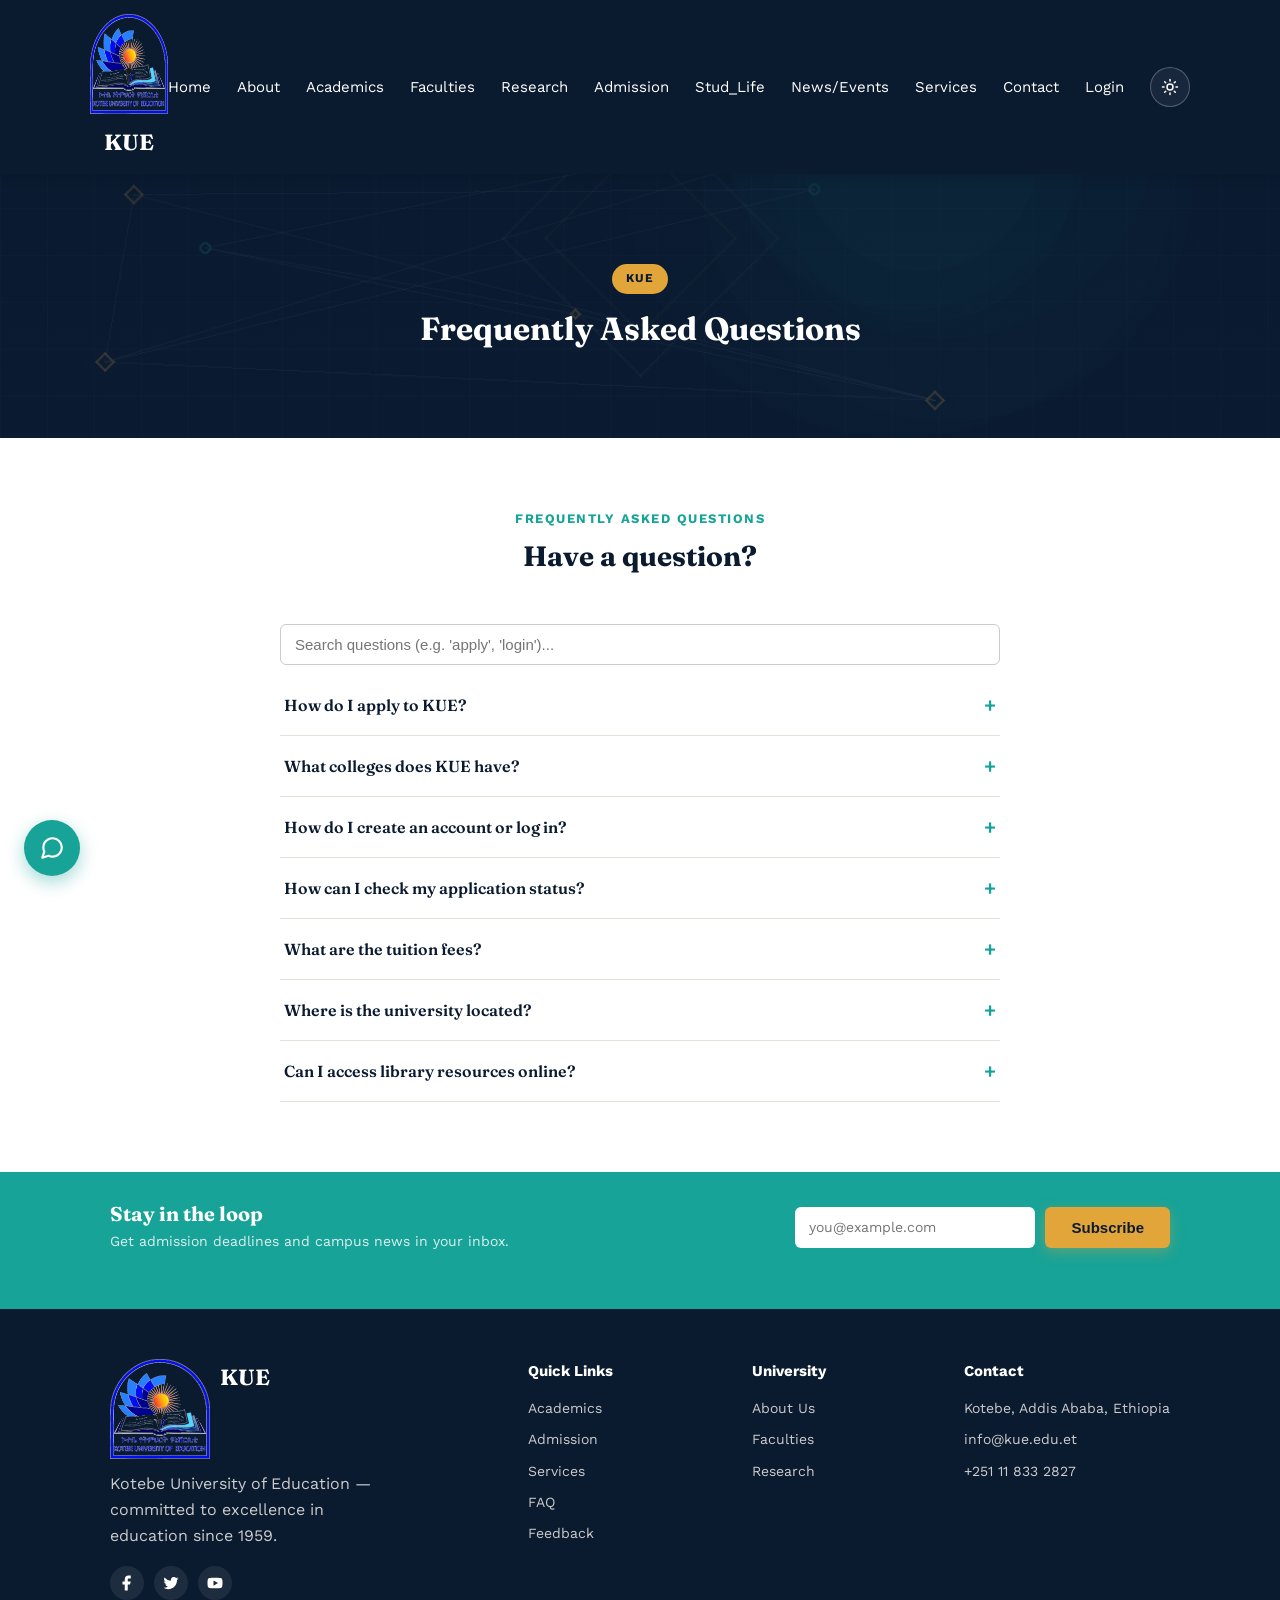
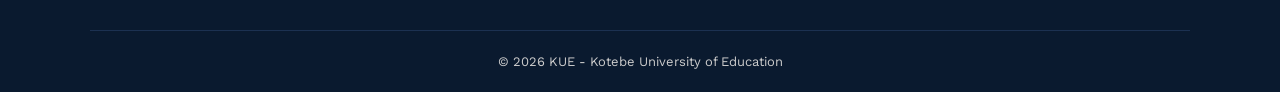
<file: faq.html>
<!DOCTYPE html>
<html lang="en">
<head>
  <meta charset="UTF-8">
  <meta name="viewport" content="width=device-width, initial-scale=1.0">
  <title>FAQ - KUE</title>
  <meta name="description" content="Frequently asked questions about Kotebe University of Education.">

  <!-- Google Fonts: a serif display face for headings (Fraunces) and
       a clean sans-serif for body text (Work Sans) - gives the site
       a more designed, less "default browser font" feel. -->
  <link rel="preconnect" href="https://fonts.googleapis.com">
  <link rel="preconnect" href="https://fonts.gstatic.com" crossorigin>
  <link href="https://fonts.googleapis.com/css2?family=Fraunces:wght@600;700&family=Work+Sans:wght@400;500;600;700&display=swap" rel="stylesheet">

  <!-- Our one and only stylesheet -->
  <link rel="stylesheet" href="style.css">
  <link rel="stylesheet" href="enhanced.css">
  <script>
    // Applied BEFORE first paint so there's no flash of the wrong theme.
    (function () {
      try {
        var saved = localStorage.getItem("kueTheme");
        if (saved === "dark") document.documentElement.setAttribute("data-theme", "dark");
      } catch (e) { /* localStorage unavailable (private mode, etc.) - fall back to light */ }
    })();
  </script>
</head>
<body>
  <!-- ============ HEADER / NAVIGATION ============ -->
 <header id="siteHeader">
  <div class="container navbar">

    <a href="index.html" class="logo" style="display: flex; flex-direction: column; align-items: center; text-align: center;">
      <img src="logo.png" alt="KUE logo">
      <span>KUE</span>
    </a>

      <!-- Hamburger button, only visible on small screens (see CSS).
           Three <span> bars that CSS turns into an X when the "open"
           class is added by script.js. -->
      <button class="menu-toggle" id="menuButton" aria-label="Toggle menu">
        <span></span><span></span><span></span>
      </button>

      <!-- Nav links. JS adds/removes the "show" class on mobile. -->
      <ul class="nav-links" id="navLinks">
      <li><a href="index.html">Home</a></li>
      <li><a href="about.html">About</a></li>
      <li><a href="academics.html">Academics</a></li>
      <li><a href="faculties.html">Faculties</a></li>
      <li><a href="research.html">Research</a></li>
      <li><a href="admission.html">Admission</a></li>
      <li><a href="student-life.html">Stud_Life</a></li>
      <li><a href="news.html">News/Events</a></li>
      <li><a href="services.html">Services</a></li>
      <li><a href="contact.html">Contact</a></li>
      <li><a href="login.php" id="navAuthLink">Login</a></li>
      <li class="theme-toggle-item">
        <button type="button" id="themeToggle" class="theme-toggle" aria-label="Toggle dark mode">
          <svg class="icon-sun" viewBox="0 0 24 24" fill="none" stroke="currentColor" stroke-width="2" stroke-linecap="round" stroke-linejoin="round"><circle cx="12" cy="12" r="4"/><path d="M12 2v2M12 20v2M4.9 4.9l1.4 1.4M17.7 17.7l1.4 1.4M2 12h2M20 12h2M4.9 19.1l1.4-1.4M17.7 6.3l1.4-1.4"/></svg>
          <svg class="icon-moon" viewBox="0 0 24 24" fill="none" stroke="currentColor" stroke-width="2" stroke-linecap="round" stroke-linejoin="round"><path d="M21 12.8A9 9 0 1 1 11.2 3a7 7 0 0 0 9.8 9.8z"/></svg>
        </button>
      </li>
      </ul>

    </div>
  </header>

  <!-- ============ PAGE BANNER ============ -->
  <div class="page-banner" style="background-image:url('campus.jpg');">
    <div class="page-banner-overlay"></div>
    <div class="container page-banner-content">
      <span class="page-banner-badge">KUE</span>
      <h1>Frequently Asked Questions</h1>
    </div>
  </div>

  <section>
    <div class="container" style="max-width:760px;">
      <p class="label center">Frequently Asked Questions</p>
      <h2 class="center">Have a question?</h2>

      <!-- Type here and js/script.js hides any question that doesn't
           match - same pattern as the college search on faculties.html -->
      <input type="text" id="faqSearch" placeholder="Search questions (e.g. 'apply', 'login')...">

      <!-- Each .faq-item starts collapsed. Clicking the question
           button toggles an "open" class - see the FAQ ACCORDION
           section in script.js. -->
      <div id="faqList">

        <div class="faq-item">
          <button class="faq-question" type="button">
            How do I apply to KUE?
            <span class="faq-icon">+</span>
          </button>
          <div class="faq-answer"><p>Create a free account (or log in), then go to the Admission page and fill out the application form with your chosen program. You can track its status afterwards from your Dashboard.</p></div>
        </div>

        <div class="faq-item">
          <button class="faq-question" type="button">
            What colleges does KUE have?
            <span class="faq-icon">+</span>
          </button>
          <div class="faq-answer"><p>Five colleges: Educational Sciences, Science &amp; Mathematics Education, Languages Education, Business/Technology/Vocational Education, and Social Sciences &amp; Law - plus the Science Shared Campus institute. See the Faculties page for details.</p></div>
        </div>

        <div class="faq-item">
          <button class="faq-question" type="button">
            How do I create an account or log in?
            <span class="faq-icon">+</span>
          </button>
          <div class="faq-answer"><p>Click "Login" in the top menu. If you're new, use "Create one" on that page to register - new accounts start with the Student role.</p></div>
        </div>

        <div class="faq-item">
          <button class="faq-question" type="button">
            How can I check my application status?
            <span class="faq-icon">+</span>
          </button>
          <div class="faq-answer"><p>Log in and open your Dashboard. Students see every application they've submitted along with its current status (Pending, Accepted, or Rejected).</p></div>
        </div>

        <div class="faq-item">
          <button class="faq-question" type="button">
            What are the tuition fees?
            <span class="faq-icon">+</span>
          </button>
          <div class="faq-answer"><p>Fees vary by program and modality. Please contact the Registrar's Office directly - see the Contact page for phone, email and our campus map.</p></div>
        </div>

        <div class="faq-item">
          <button class="faq-question" type="button">
            Where is the university located?
            <span class="faq-icon">+</span>
          </button>
          <div class="faq-answer"><p>KUE's main campus is in Kotebe, Yeka Sub-City, Addis Ababa, Ethiopia. See the live map and directions on the Contact page.</p></div>
        </div>

        <div class="faq-item">
          <button class="faq-question" type="button">
            Can I access library resources online?
            <span class="faq-icon">+</span>
          </button>
          <div class="faq-answer"><p>Yes - the Services page lists our library offices and links to e-journal databases available to students and staff.</p></div>
        </div>

      </div>

      <p id="faqNoResults" style="display:none;">No questions match your search.</p>
    </div>
  </section>

  <!-- ============ NEWSLETTER STRIP ============ -->
  <div class="newsletter">
    <div class="container newsletter-inner">
      <div>
        <h3>Stay in the loop</h3>
        <p>Get admission deadlines and campus news in your inbox.</p>
      </div>
      <!-- js/script.js shows a thank-you message on submit - see the
           NEWSLETTER section in script.js. -->
      <form id="newsletterForm" class="newsletter-form">
        <input type="email" id="newsletterEmail" placeholder="you@example.com" required>
        <button type="submit" class="btn">Subscribe</button>
      </form>
      <p id="newsletterMessage"></p>
    </div>
  </div>

  <!-- ============ FOOTER ============ -->
  <footer>
    <div class="container footer-columns">

        <div class="footer-about">
          <a href="index.html" class="logo footer-logo">
            <img src="logo.png" alt="KUE logo">
            <span>KUE</span>
          </a>
          <p>Kotebe University of Education &mdash; committed to excellence in education since 1959.</p>

          <!-- Social icons - small inline SVGs, colored via CSS currentColor -->
          <div class="social-icons">
            <a href="#" aria-label="Facebook">
              <svg viewBox="0 0 24 24" width="18" height="18"><path fill="currentColor" d="M13 22v-8h3l1-4h-4V7.5C13 6.4 13.4 6 14.6 6H17V2.1C16.6 2 15.3 2 13.9 2 11 2 9 3.8 9 7v3H6v4h3v8h4z"/></svg>
            </a>
            <a href="#" aria-label="Twitter">
              <svg viewBox="0 0 24 24" width="18" height="18"><path fill="currentColor" d="M22 5.9c-.7.3-1.5.6-2.4.7.8-.5 1.5-1.3 1.8-2.3-.8.5-1.7.8-2.6 1a4.1 4.1 0 0 0-7 3.7A11.6 11.6 0 0 1 3.4 4.6a4.1 4.1 0 0 0 1.3 5.5c-.7 0-1.3-.2-1.9-.5v.1c0 2 1.4 3.6 3.3 4a4.2 4.2 0 0 1-1.9.1c.5 1.6 2 2.8 3.8 2.9A8.3 8.3 0 0 1 2 18.4a11.6 11.6 0 0 0 6.3 1.9c7.5 0 11.7-6.4 11.7-11.9v-.5c.8-.6 1.5-1.3 2-2z"/></svg>
            </a>
            <a href="#" aria-label="YouTube">
              <svg viewBox="0 0 24 24" width="18" height="18"><path fill="currentColor" d="M22 12s0-3.2-.4-4.6a2.8 2.8 0 0 0-2-2C17.9 5 12 5 12 5s-5.9 0-7.6.4a2.8 2.8 0 0 0-2 2C2 8.8 2 12 2 12s0 3.2.4 4.6a2.8 2.8 0 0 0 2 2C6.1 19 12 19 12 19s5.9 0 7.6-.4a2.8 2.8 0 0 0 2-2C22 15.2 22 12 22 12zM10 15.5v-7l6 3.5z"/></svg>
            </a>
          </div>
        </div>

        <div>
          <h4>Quick Links</h4>
          <ul>
            <li><a href="academics.html">Academics</a></li>
            <li><a href="admission.html">Admission</a></li>
            <li><a href="services.html">Services</a></li>
            <li><a href="faq.html">FAQ</a></li>
            <li><a href="contact.html#feedback">Feedback</a></li>
          </ul>
        </div>

        <div>
          <h4>University</h4>
          <ul>
            <li><a href="about.html">About Us</a></li>
            <li><a href="faculties.html">Faculties</a></li>
            <li><a href="research.html">Research</a></li>
          </ul>
        </div>

        <div>
          <h4>Contact</h4>
          <ul class="footer-contact">
            <li>Kotebe, Addis Ababa, Ethiopia</li>
            <li>info@kue.edu.et</li>
            <li>+251 11 833 2827</li>
          </ul>
        </div>

    </div>

    <div class="container footer-bottom">
      <p>&copy; 2026 KUE - Kotebe University of Education</p>
    </div>
  </footer>

  <!-- ============ HELP DESK CHATBOT ============
       A real AI chatbot, powered by Google's Gemini API - see the
       HELP DESK CHATBOT section in script.js. It needs an API key to
       work, entered via the gear icon below and saved only in your
       own browser. Without a key, it automatically falls back to a
       simple built-in FAQ matcher instead, so it's never fully broken. -->
  <div id="chatWindow" class="chat-window">
    <div class="chat-header">
      <span>KUE Help Desk <span class="chat-powered-by">Powered by Gemini</span></span>
      <div class="chat-header-actions">
        <button id="chatSettingsBtn" aria-label="Chat settings">
          <svg viewBox="0 0 24 24" width="18" height="18" fill="none" stroke="currentColor" stroke-width="2"><circle cx="12" cy="12" r="3"/><path d="M19.4 15a1.65 1.65 0 0 0 .33 1.82l.06.06a2 2 0 1 1-2.83 2.83l-.06-.06a1.65 1.65 0 0 0-1.82-.33 1.65 1.65 0 0 0-1 1.51V21a2 2 0 0 1-4 0v-.09A1.65 1.65 0 0 0 9 19.4a1.65 1.65 0 0 0-1.82.33l-.06.06a2 2 0 1 1-2.83-2.83l.06-.06a1.65 1.65 0 0 0 .33-1.82 1.65 1.65 0 0 0-1.51-1H3a2 2 0 0 1 0-4h.09A1.65 1.65 0 0 0 4.6 9a1.65 1.65 0 0 0-.33-1.82l-.06-.06a2 2 0 1 1 2.83-2.83l.06.06a1.65 1.65 0 0 0 1.82.33H9a1.65 1.65 0 0 0 1-1.51V3a2 2 0 0 1 4 0v.09a1.65 1.65 0 0 0 1 1.51 1.65 1.65 0 0 0 1.82-.33l.06-.06a2 2 0 1 1 2.83 2.83l-.06.06a1.65 1.65 0 0 0-.33 1.82V9a1.65 1.65 0 0 0 1.51 1H21a2 2 0 0 1 0 4h-.09a1.65 1.65 0 0 0-1.51 1z"/></svg>
        </button>
        <button id="chatCloseBtn" aria-label="Close chat">&times;</button>
      </div>
    </div>

    <!-- Settings panel - hidden until the gear icon is clicked -->
    <div id="chatSettingsPanel" class="chat-settings-panel">
      <label for="chatApiKeyInput">Google Gemini API key</label>
      <input type="password" id="chatApiKeyInput" placeholder="AIza...">
      <p class="chat-settings-note">
        Stored only in your browser (localStorage) - never sent anywhere except directly to Google's Gemini API.
        Get a free key at <a href="https://aistudio.google.com/app/apikey" target="_blank" rel="noopener">aistudio.google.com</a>.
        Leave empty to use the built-in FAQ matcher instead of real AI.
      </p>
      <div class="chat-settings-buttons">
        <button type="button" id="chatSaveKeyBtn" class="btn">Save</button>
        <button type="button" id="chatClearKeyBtn" class="btn btn-outline-dark">Clear Key</button>
      </div>
      <p id="chatSettingsStatus"></p>
    </div>

    <div id="chatMessages" class="chat-messages"></div>
    <div class="chat-quick-replies" id="chatQuickReplies">
      <button type="button" data-question="How do I apply?">How do I apply?</button>
      <button type="button" data-question="What colleges do you have?">Our colleges</button>
      <button type="button" data-question="How do I contact the university?">Contact info</button>
      <button type="button" data-question="How do I log in?">Login help</button>
    </div>
    <form id="chatForm" class="chat-form">
      <input type="text" id="chatInput" placeholder="Ask a question..." autocomplete="off">
      <button type="submit" aria-label="Send">&rarr;</button>
    </form>
  </div>

  <button id="chatToggleBtn" aria-label="Open help desk chat">
    <svg viewBox="0 0 24 24" width="26" height="26" fill="none" stroke="currentColor" stroke-width="2" stroke-linecap="round" stroke-linejoin="round"><path d="M21 11.5a8.4 8.4 0 0 1-.9 3.8 8.5 8.5 0 0 1-7.6 4.7 8.4 8.4 0 0 1-3.8-.9L3 21l1.9-5.7a8.4 8.4 0 0 1-.9-3.8 8.5 8.5 0 0 1 4.7-7.6 8.4 8.4 0 0 1 3.8-.9h.5a8.48 8.48 0 0 1 8 8v.5z"/></svg>
  </button>

  <!-- Scroll-to-top button - hidden until you scroll down a bit,
       see the BACK TO TOP section in script.js -->
  <button id="backToTop" aria-label="Back to top">&uarr;</button>

  <!-- Our one and only JS file -->
  <script src="script.js"></script>
  <script src="enhanced.js"></script>
</body>
</html>
</file>
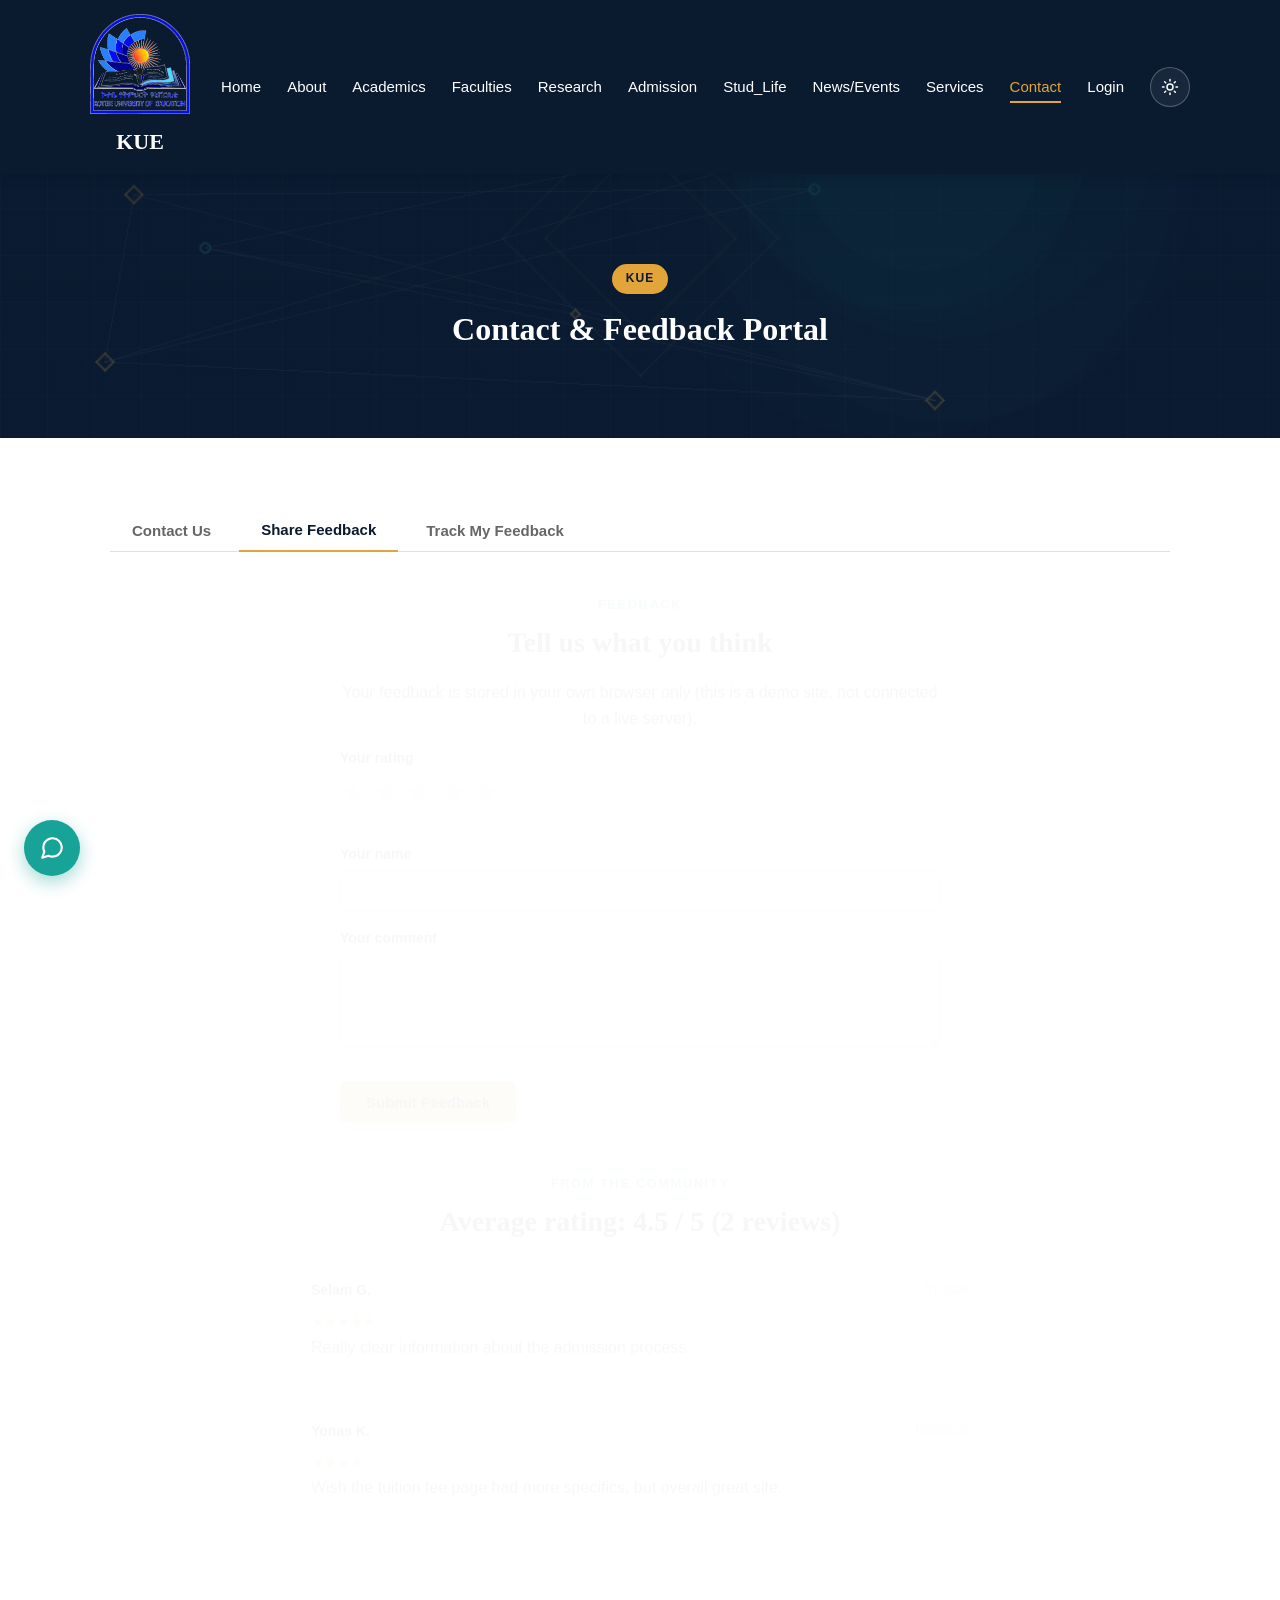
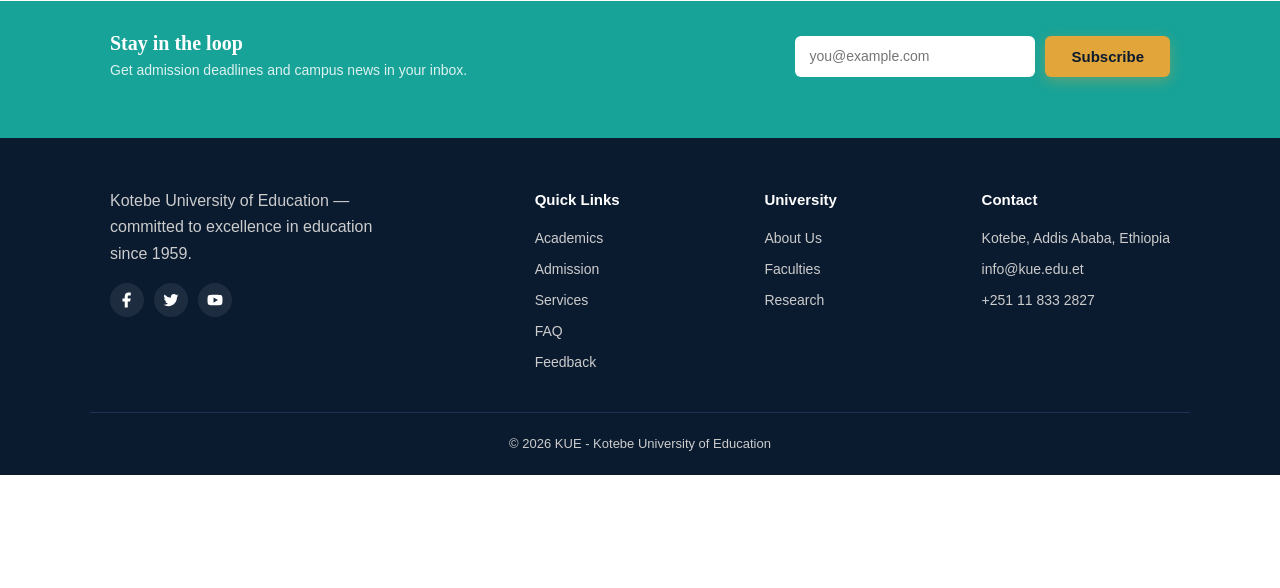
<file: feedback.html>
<!DOCTYPE html>
<html lang="en">
<head>
  <meta charset="UTF-8">
  <meta http-equiv="refresh" content="0; url=contact.html#feedback">
  <title>Feedback - KUE</title>
  <meta name="description" content="Feedback has moved into the Contact & Feedback Portal.">
  <link rel="stylesheet" href="style.css">
  <link rel="stylesheet" href="enhanced.css">
</head>
<body>
  <section>
    <div class="container center" style="padding:100px 0;">
      <p class="label">Moved</p>
      <h2>Feedback now lives in our Contact &amp; Feedback Portal</h2>
      <p>Redirecting you automatically&hellip; if nothing happens, <a href="contact.html#feedback" class="card-link">click here</a>.</p>
    </div>
  </section>
</body>
</html>
</file>
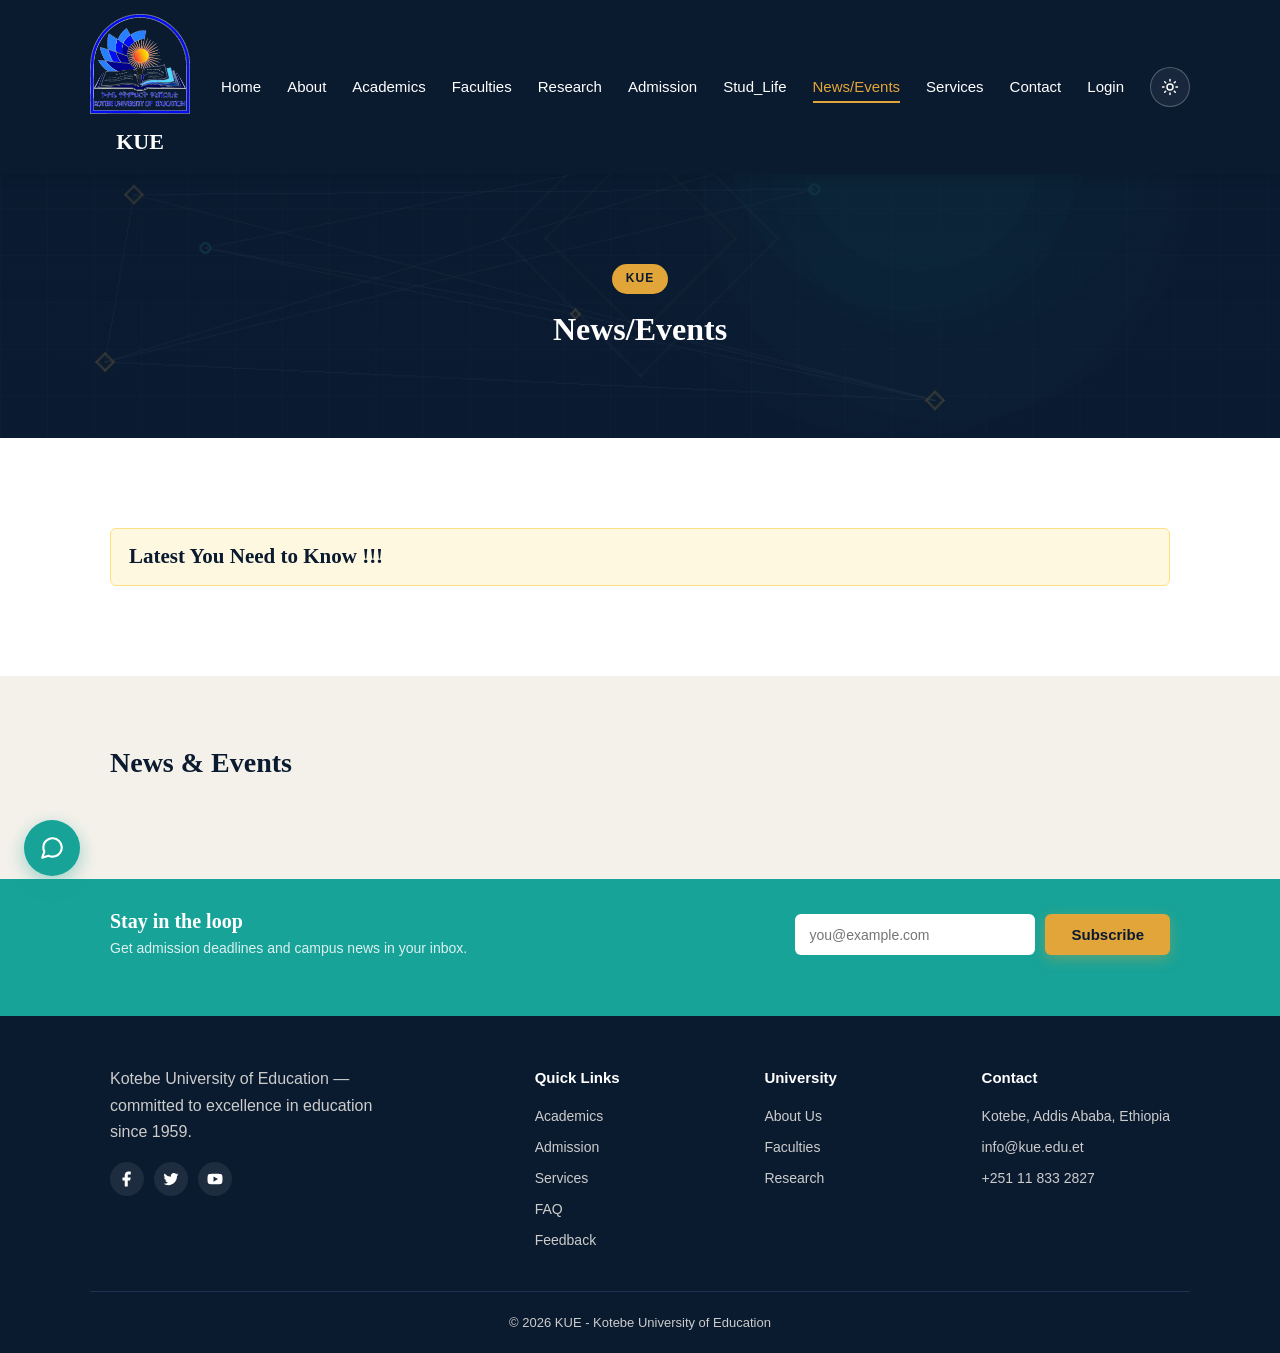
<file: news.html>
<!DOCTYPE html>
<html lang="en">
<head>
  <meta charset="UTF-8">
  <meta name="viewport" content="width=device-width, initial-scale=1.0">
  <title>News/Events - KUE</title>
  <meta name="description" content="Latest news from Kotebe University of Education.">

  <!-- Our one and only stylesheet -->
  <link rel="stylesheet" href="style.css">
  <link rel="stylesheet" href="enhanced.css">
  <script>
    // Applied BEFORE first paint so there's no flash of the wrong theme.
    (function () {
      try {
        var saved = localStorage.getItem("kueTheme");
        if (saved === "dark") document.documentElement.setAttribute("data-theme", "dark");
      } catch (e) { /* localStorage unavailable (private mode, etc.) - fall back to light */ }
    })();
  </script>
</head>
<body>
  <!-- ============ HEADER / NAVIGATION ============ -->
 <header id="siteHeader">
  <div class="container navbar">

    <a href="index.html" class="logo" style="display: flex; flex-direction: column; align-items: center; text-align: center;">
      <img src="logo.png" alt="KUE logo">
      <span>KUE</span>
    </a>
      <!-- Hamburger button, only visible on small screens (see CSS).
           Three <span> bars that CSS turns into an X when the "open"
           class is added by script.js. -->
      <button class="menu-toggle" id="menuButton" aria-label="Toggle menu">
        <span></span><span></span><span></span>
      </button>

      <!-- Nav links. JS adds/removes the "show" class on mobile. -->
      <ul class="nav-links" id="navLinks">
      <li><a href="index.html">Home</a></li>
      <li><a href="about.html">About</a></li>
      <li><a href="academics.html">Academics</a></li>
      <li><a href="faculties.html">Faculties</a></li>
      <li><a href="research.html">Research</a></li>
      <li><a href="admission.html">Admission</a></li>
      <li><a href="student-life.html">Stud_Life</a></li>
      <li><a href="news.html" class="active">News/Events</a></li>
      <li><a href="services.html">Services</a></li>
      <li><a href="contact.html">Contact</a></li>
      <li><a href="login.php" id="navAuthLink">Login</a></li>
      <li class="theme-toggle-item">
        <button type="button" id="themeToggle" class="theme-toggle" aria-label="Toggle dark mode">
          <svg class="icon-sun" viewBox="0 0 24 24" fill="none" stroke="currentColor" stroke-width="2" stroke-linecap="round" stroke-linejoin="round"><circle cx="12" cy="12" r="4"/><path d="M12 2v2M12 20v2M4.9 4.9l1.4 1.4M17.7 17.7l1.4 1.4M2 12h2M20 12h2M4.9 19.1l1.4-1.4M17.7 6.3l1.4-1.4"/></svg>
          <svg class="icon-moon" viewBox="0 0 24 24" fill="none" stroke="currentColor" stroke-width="2" stroke-linecap="round" stroke-linejoin="round"><path d="M21 12.8A9 9 0 1 1 11.2 3a7 7 0 0 0 9.8 9.8z"/></svg>
        </button>
      </li>
      </ul>

    </div>
  </header>

  <!-- ============ PAGE BANNER ============ -->
  <div class="page-banner" style="background-image:url('campus.jpg');">
    <div class="page-banner-overlay"></div>
    <div class="container page-banner-content">
      <span class="page-banner-badge">KUE</span>
      <h1>News/Events</h1>
    </div>
  </div>

  <section>
    <div class="container">

      <!-- Shown to anyone who is NOT logged in as an Administrator -->
      <div class="notice-box" id="newsLoginNotice">
	  <h1>Latest You Need to Know !!!</h1>
      </div>

      <!-- Shown only to a logged-in Administrator - hidden by default,
           see the NEWS FEATURE section in js/script.js -->
      <div id="newsFormWrapper" style="display:none;">
        <p class="label">Add a News Post</p>
        <h2>Post an announcement</h2>

        <form class="contact-form" id="newsForm">
          <label for="newsTitle">Title</label>
          <input type="text" id="newsTitle" required>

          <label for="newsText">Details</label>
          <textarea id="newsText" rows="3" required></textarea>

          <br><br>
          <button type="submit" class="btn">Add News</button>
        </form>
      </div>

    </div>
  </section>

  <section class="section-alt">
    <div class="container">
      <h2>News &amp; Events</h2>

      <!-- This stays empty in the HTML. JavaScript fills it in
           with cards when the page loads (and again whenever you
           add a new post above). See renderNews() in js/script.js. -->
      <div class="cards" id="newsList"></div>
    </div>
  </section>

  <!-- ============ NEWSLETTER STRIP ============ -->
  <div class="newsletter">
    <div class="container newsletter-inner">
      <div>
        <h3>Stay in the loop</h3>
        <p>Get admission deadlines and campus news in your inbox.</p>
      </div>
      <!-- js/script.js shows a thank-you message on submit - see the
           NEWSLETTER section in script.js. -->
      <form id="newsletterForm" class="newsletter-form">
        <input type="email" id="newsletterEmail" placeholder="you@example.com" required>
        <button type="submit" class="btn">Subscribe</button>
      </form>
      <p id="newsletterMessage"></p>
    </div>
  </div>

  <!-- ============ FOOTER ============ -->
  <footer>
    <div class="container footer-columns">

        <div class="footer-about">
          <p>Kotebe University of Education &mdash; committed to excellence in education since 1959.</p>

          <!-- Social icons - small inline SVGs, colored via CSS currentColor -->
          <div class="social-icons">
            <a href="#" aria-label="Facebook">
              <svg viewBox="0 0 24 24" width="18" height="18"><path fill="currentColor" d="M13 22v-8h3l1-4h-4V7.5C13 6.4 13.4 6 14.6 6H17V2.1C16.6 2 15.3 2 13.9 2 11 2 9 3.8 9 7v3H6v4h3v8h4z"/></svg>
            </a>
            <a href="#" aria-label="Twitter">
              <svg viewBox="0 0 24 24" width="18" height="18"><path fill="currentColor" d="M22 5.9c-.7.3-1.5.6-2.4.7.8-.5 1.5-1.3 1.8-2.3-.8.5-1.7.8-2.6 1a4.1 4.1 0 0 0-7 3.7A11.6 11.6 0 0 1 3.4 4.6a4.1 4.1 0 0 0 1.3 5.5c-.7 0-1.3-.2-1.9-.5v.1c0 2 1.4 3.6 3.3 4a4.2 4.2 0 0 1-1.9.1c.5 1.6 2 2.8 3.8 2.9A8.3 8.3 0 0 1 2 18.4a11.6 11.6 0 0 0 6.3 1.9c7.5 0 11.7-6.4 11.7-11.9v-.5c.8-.6 1.5-1.3 2-2z"/></svg>
            </a>
            <a href="#" aria-label="YouTube">
              <svg viewBox="0 0 24 24" width="18" height="18"><path fill="currentColor" d="M22 12s0-3.2-.4-4.6a2.8 2.8 0 0 0-2-2C17.9 5 12 5 12 5s-5.9 0-7.6.4a2.8 2.8 0 0 0-2 2C2 8.8 2 12 2 12s0 3.2.4 4.6a2.8 2.8 0 0 0 2 2C6.1 19 12 19 12 19s5.9 0 7.6-.4a2.8 2.8 0 0 0 2-2C22 15.2 22 12 22 12zM10 15.5v-7l6 3.5z"/></svg>
            </a>
          </div>
        </div>

        <div>
          <h4>Quick Links</h4>
          <ul>
            <li><a href="academics.html">Academics</a></li>
            <li><a href="admission.html">Admission</a></li>
            <li><a href="services.html">Services</a></li>
            <li><a href="faq.html">FAQ</a></li>
            <li><a href="contact.html#feedback">Feedback</a></li>
          </ul>
        </div>

        <div>
          <h4>University</h4>
          <ul>
            <li><a href="about.html">About Us</a></li>
            <li><a href="faculties.html">Faculties</a></li>
            <li><a href="research.html">Research</a></li>
          </ul>
        </div>

        <div>
          <h4>Contact</h4>
          <ul class="footer-contact">
            <li>Kotebe, Addis Ababa, Ethiopia</li>
            <li>info@kue.edu.et</li>
            <li>+251 11 833 2827</li>
          </ul>
        </div>

    </div>

    <div class="container footer-bottom">
      <p>&copy; 2026 KUE - Kotebe University of Education</p>
    </div>
  </footer>

  <!-- ============ HELP DESK CHATBOT ============
       A real AI chatbot, powered by Google's Gemini API - see the
       HELP DESK CHATBOT section in script.js. It needs an API key to
       work, entered via the gear icon below and saved only in your
       own browser. Without a key, it automatically falls back to a
       simple built-in FAQ matcher instead, so it's never fully broken. -->
  <div id="chatWindow" class="chat-window">
    <div class="chat-header">
      <span>KUE Help Desk <span class="chat-powered-by">Powered by Gemini</span></span>
      <div class="chat-header-actions">
        <button id="chatSettingsBtn" aria-label="Chat settings">
          <svg viewBox="0 0 24 24" width="18" height="18" fill="none" stroke="currentColor" stroke-width="2"><circle cx="12" cy="12" r="3"/><path d="M19.4 15a1.65 1.65 0 0 0 .33 1.82l.06.06a2 2 0 1 1-2.83 2.83l-.06-.06a1.65 1.65 0 0 0-1.82-.33 1.65 1.65 0 0 0-1 1.51V21a2 2 0 0 1-4 0v-.09A1.65 1.65 0 0 0 9 19.4a1.65 1.65 0 0 0-1.82.33l-.06.06a2 2 0 1 1-2.83-2.83l.06-.06a1.65 1.65 0 0 0 .33-1.82 1.65 1.65 0 0 0-1.51-1H3a2 2 0 0 1 0-4h.09A1.65 1.65 0 0 0 4.6 9a1.65 1.65 0 0 0-.33-1.82l-.06-.06a2 2 0 1 1 2.83-2.83l.06.06a1.65 1.65 0 0 0 1.82.33H9a1.65 1.65 0 0 0 1-1.51V3a2 2 0 0 1 4 0v.09a1.65 1.65 0 0 0 1 1.51 1.65 1.65 0 0 0 1.82-.33l.06-.06a2 2 0 1 1 2.83 2.83l-.06.06a1.65 1.65 0 0 0-.33 1.82V9a1.65 1.65 0 0 0 1.51 1H21a2 2 0 0 1 0 4h-.09a1.65 1.65 0 0 0-1.51 1z"/></svg>
        </button>
        <button id="chatCloseBtn" aria-label="Close chat">&times;</button>
      </div>
    </div>

    <!-- Settings panel - hidden until the gear icon is clicked -->
    <div id="chatSettingsPanel" class="chat-settings-panel">
      <label for="chatApiKeyInput">Google Gemini API key</label>
      <input type="password" id="chatApiKeyInput" placeholder="AIza...">
      <p class="chat-settings-note">
        Stored only in your browser (localStorage) - never sent anywhere except directly to Google's Gemini API.
        Get a free key at <a href="https://aistudio.google.com/app/apikey" target="_blank" rel="noopener">aistudio.google.com</a>.
        Leave empty to use the built-in FAQ matcher instead of real AI.
      </p>
      <div class="chat-settings-buttons">
        <button type="button" id="chatSaveKeyBtn" class="btn">Save</button>
        <button type="button" id="chatClearKeyBtn" class="btn btn-outline-dark">Clear Key</button>
      </div>
      <p id="chatSettingsStatus"></p>
    </div>

    <div id="chatMessages" class="chat-messages"></div>
    <div class="chat-quick-replies" id="chatQuickReplies">
      <button type="button" data-question="How do I apply?">How do I apply?</button>
      <button type="button" data-question="What colleges do you have?">Our colleges</button>
      <button type="button" data-question="How do I contact the university?">Contact info</button>
      <button type="button" data-question="How do I log in?">Login help</button>
    </div>
    <form id="chatForm" class="chat-form">
      <input type="text" id="chatInput" placeholder="Ask a question..." autocomplete="off">
      <button type="submit" aria-label="Send">&rarr;</button>
    </form>
  </div>

  <button id="chatToggleBtn" aria-label="Open help desk chat">
    <svg viewBox="0 0 24 24" width="26" height="26" fill="none" stroke="currentColor" stroke-width="2" stroke-linecap="round" stroke-linejoin="round"><path d="M21 11.5a8.4 8.4 0 0 1-.9 3.8 8.5 8.5 0 0 1-7.6 4.7 8.4 8.4 0 0 1-3.8-.9L3 21l1.9-5.7a8.4 8.4 0 0 1-.9-3.8 8.5 8.5 0 0 1 4.7-7.6 8.4 8.4 0 0 1 3.8-.9h.5a8.48 8.48 0 0 1 8 8v.5z"/></svg>
  </button>

  <!-- Scroll-to-top button - hidden until you scroll down a bit,
       see the BACK TO TOP section in script.js -->
  <button id="backToTop" aria-label="Back to top">&uarr;</button>

  <!-- Our one and only JS file -->
  <script src="script.js"></script>
  <script src="enhanced.js"></script>
</body>
</html>
</file>
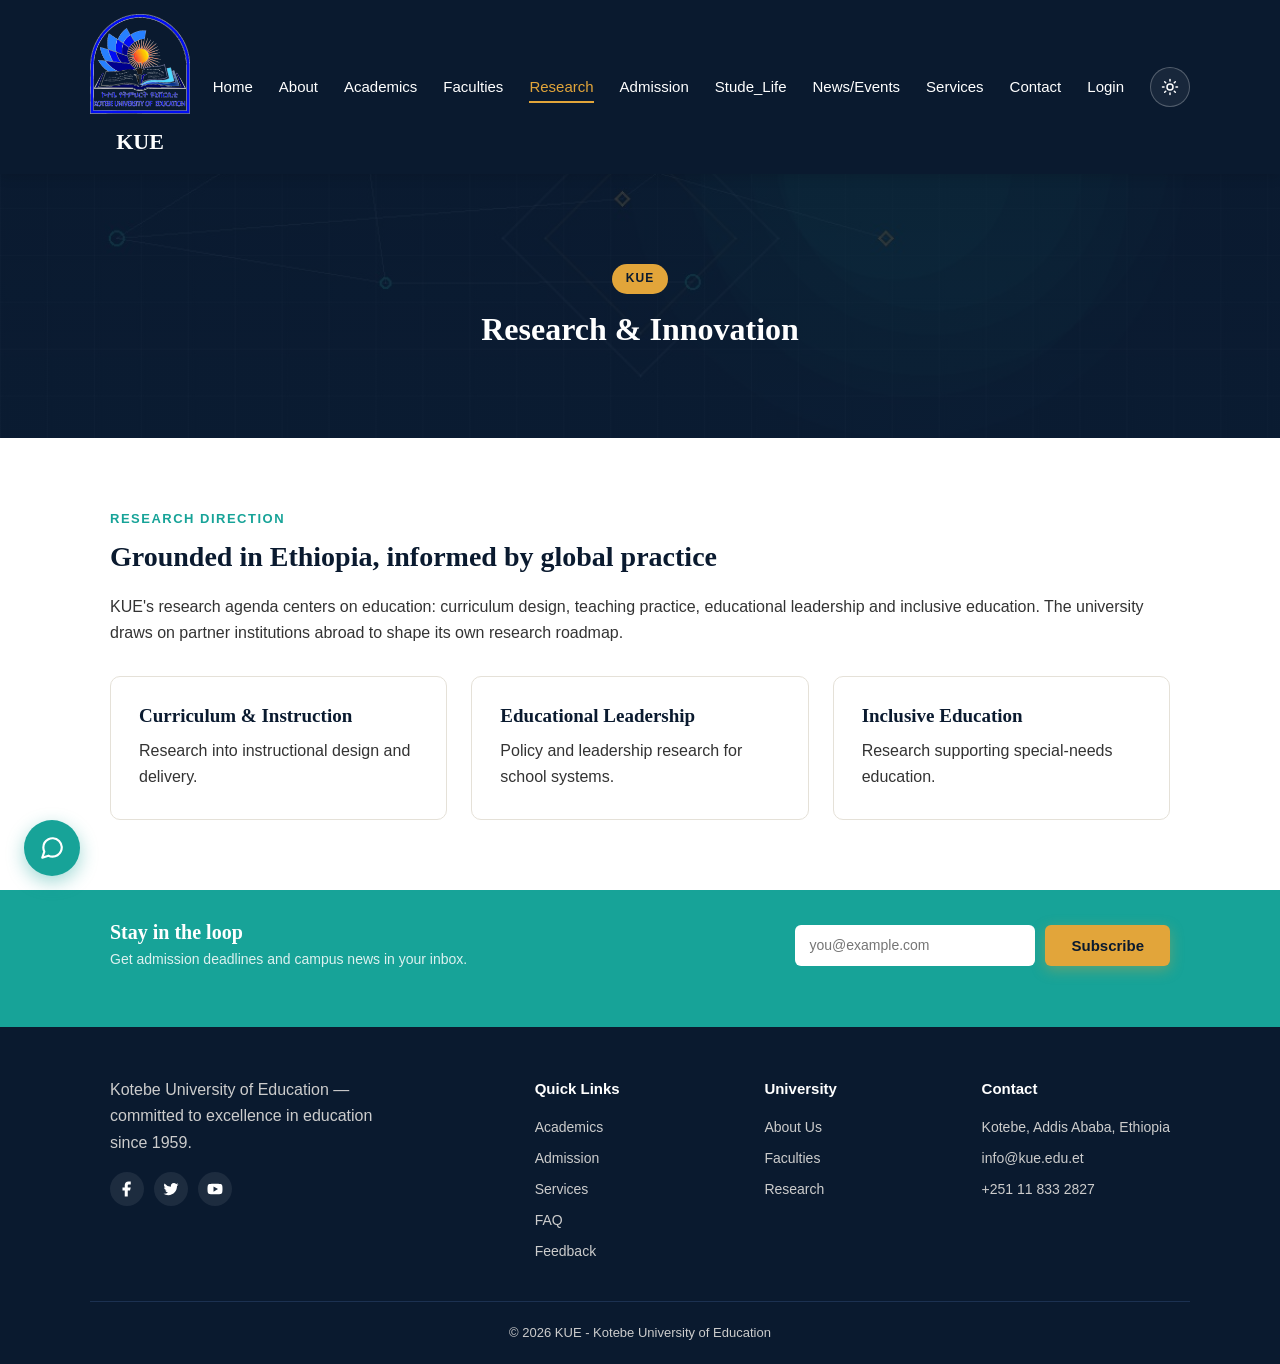
<file: research.html>
<!DOCTYPE html>
<html lang="en">
<head>
  <meta charset="UTF-8">
  <meta name="viewport" content="width=device-width, initial-scale=1.0">
  <title>Research - KUE</title>
  <meta name="description" content="Research focus areas at Kotebe University of Education.">

  <!-- Our one and only stylesheet -->
  <link rel="stylesheet" href="style.css">
  <link rel="stylesheet" href="enhanced.css">
  <script>
    // Applied BEFORE first paint so there's no flash of the wrong theme.
    (function () {
      try {
        var saved = localStorage.getItem("kueTheme");
        if (saved === "dark") document.documentElement.setAttribute("data-theme", "dark");
      } catch (e) { /* localStorage unavailable (private mode, etc.) - fall back to light */ }
    })();
  </script>
</head>
<body>
  <!-- ============ HEADER / NAVIGATION ============ -->
  <header id="siteHeader">
  <div class="container navbar">

    <a href="index.html" class="logo" style="display: flex; flex-direction: column; align-items: center; text-align: center;">
      <img src="logo.png" alt="KUE logo">
      <span>KUE</span>
    </a>

      <!-- Hamburger button, only visible on small screens (see CSS).
           Three <span> bars that CSS turns into an X when the "open"
           class is added by script.js. -->
      <button class="menu-toggle" id="menuButton" aria-label="Toggle menu">
        <span></span><span></span><span></span>
      </button>

      <!-- Nav links. JS adds/removes the "show" class on mobile. -->
      <ul class="nav-links" id="navLinks">
      <li><a href="index.html">Home</a></li>
      <li><a href="about.html">About</a></li>
      <li><a href="academics.html">Academics</a></li>
      <li><a href="faculties.html">Faculties</a></li>
      <li><a href="research.html" class="active">Research</a></li>
      <li><a href="admission.html">Admission</a></li>
      <li><a href="student-life.html">Stude_Life</a></li>
      <li><a href="news.html">News/Events</a></li>
      <li><a href="services.html">Services</a></li>
      <li><a href="contact.html">Contact</a></li>
      <li><a href="login.php" id="navAuthLink">Login</a></li>
      <li class="theme-toggle-item">
        <button type="button" id="themeToggle" class="theme-toggle" aria-label="Toggle dark mode">
          <svg class="icon-sun" viewBox="0 0 24 24" fill="none" stroke="currentColor" stroke-width="2" stroke-linecap="round" stroke-linejoin="round"><circle cx="12" cy="12" r="4"/><path d="M12 2v2M12 20v2M4.9 4.9l1.4 1.4M17.7 17.7l1.4 1.4M2 12h2M20 12h2M4.9 19.1l1.4-1.4M17.7 6.3l1.4-1.4"/></svg>
          <svg class="icon-moon" viewBox="0 0 24 24" fill="none" stroke="currentColor" stroke-width="2" stroke-linecap="round" stroke-linejoin="round"><path d="M21 12.8A9 9 0 1 1 11.2 3a7 7 0 0 0 9.8 9.8z"/></svg>
        </button>
      </li>
      </ul>

    </div>
  </header>

  <!-- ============ PAGE BANNER ============ -->
  <div class="page-banner" style="background-image:url('research.jpg');">
    <div class="page-banner-overlay"></div>
    <div class="container page-banner-content">
      <span class="page-banner-badge">KUE</span>
      <h1>Research & Innovation</h1>
    </div>
  </div>

  <section>
    <div class="container">
      <p class="label">Research Direction</p>
      <h2>Grounded in Ethiopia, informed by global practice</h2>
      <p>KUE's research agenda centers on education: curriculum design, teaching practice, educational leadership and inclusive education. The university draws on partner institutions abroad to shape its own research roadmap.</p>

      <div class="cards">
        <div class="card"><h3>Curriculum &amp; Instruction</h3><p>Research into instructional design and delivery.</p></div>
        <div class="card"><h3>Educational Leadership</h3><p>Policy and leadership research for school systems.</p></div>
        <div class="card"><h3>Inclusive Education</h3><p>Research supporting special-needs education.</p></div>
      </div>
    </div>
  </section>

  <!-- ============ NEWSLETTER STRIP ============ -->
  <div class="newsletter">
    <div class="container newsletter-inner">
      <div>
        <h3>Stay in the loop</h3>
        <p>Get admission deadlines and campus news in your inbox.</p>
      </div>
      <!-- js/script.js shows a thank-you message on submit - see the
           NEWSLETTER section in script.js. -->
      <form id="newsletterForm" class="newsletter-form">
        <input type="email" id="newsletterEmail" placeholder="you@example.com" required>
        <button type="submit" class="btn">Subscribe</button>
      </form>
      <p id="newsletterMessage"></p>
    </div>
  </div>

  <!-- ============ FOOTER ============ -->
  <footer>
    <div class="container footer-columns">

        <div class="footer-about">
          <p>Kotebe University of Education &mdash; committed to excellence in education since 1959.</p>

          <!-- Social icons - small inline SVGs, colored via CSS currentColor -->
          <div class="social-icons">
            <a href="#" aria-label="Facebook">
              <svg viewBox="0 0 24 24" width="18" height="18"><path fill="currentColor" d="M13 22v-8h3l1-4h-4V7.5C13 6.4 13.4 6 14.6 6H17V2.1C16.6 2 15.3 2 13.9 2 11 2 9 3.8 9 7v3H6v4h3v8h4z"/></svg>
            </a>
            <a href="#" aria-label="Twitter">
              <svg viewBox="0 0 24 24" width="18" height="18"><path fill="currentColor" d="M22 5.9c-.7.3-1.5.6-2.4.7.8-.5 1.5-1.3 1.8-2.3-.8.5-1.7.8-2.6 1a4.1 4.1 0 0 0-7 3.7A11.6 11.6 0 0 1 3.4 4.6a4.1 4.1 0 0 0 1.3 5.5c-.7 0-1.3-.2-1.9-.5v.1c0 2 1.4 3.6 3.3 4a4.2 4.2 0 0 1-1.9.1c.5 1.6 2 2.8 3.8 2.9A8.3 8.3 0 0 1 2 18.4a11.6 11.6 0 0 0 6.3 1.9c7.5 0 11.7-6.4 11.7-11.9v-.5c.8-.6 1.5-1.3 2-2z"/></svg>
            </a>
            <a href="#" aria-label="YouTube">
              <svg viewBox="0 0 24 24" width="18" height="18"><path fill="currentColor" d="M22 12s0-3.2-.4-4.6a2.8 2.8 0 0 0-2-2C17.9 5 12 5 12 5s-5.9 0-7.6.4a2.8 2.8 0 0 0-2 2C2 8.8 2 12 2 12s0 3.2.4 4.6a2.8 2.8 0 0 0 2 2C6.1 19 12 19 12 19s5.9 0 7.6-.4a2.8 2.8 0 0 0 2-2C22 15.2 22 12 22 12zM10 15.5v-7l6 3.5z"/></svg>
            </a>
          </div>
        </div>

        <div>
          <h4>Quick Links</h4>
          <ul>
            <li><a href="academics.html">Academics</a></li>
            <li><a href="admission.html">Admission</a></li>
            <li><a href="services.html">Services</a></li>
            <li><a href="faq.html">FAQ</a></li>
            <li><a href="contact.html#feedback">Feedback</a></li>
          </ul>
        </div>

        <div>
          <h4>University</h4>
          <ul>
            <li><a href="about.html">About Us</a></li>
            <li><a href="faculties.html">Faculties</a></li>
            <li><a href="research.html">Research</a></li>
          </ul>
        </div>

        <div>
          <h4>Contact</h4>
          <ul class="footer-contact">
            <li>Kotebe, Addis Ababa, Ethiopia</li>
            <li>info@kue.edu.et</li>
            <li>+251 11 833 2827</li>
          </ul>
        </div>

    </div>

    <div class="container footer-bottom">
      <p>&copy; 2026 KUE - Kotebe University of Education</p>
    </div>
  </footer>

  <!-- ============ HELP DESK CHATBOT ============
       A real AI chatbot, powered by Google's Gemini API - see the
       HELP DESK CHATBOT section in script.js. It needs an API key to
       work, entered via the gear icon below and saved only in your
       own browser. Without a key, it automatically falls back to a
       simple built-in FAQ matcher instead, so it's never fully broken. -->
  <div id="chatWindow" class="chat-window">
    <div class="chat-header">
      <span>KUE Help Desk <span class="chat-powered-by">Powered by Gemini</span></span>
      <div class="chat-header-actions">
        <button id="chatSettingsBtn" aria-label="Chat settings">
          <svg viewBox="0 0 24 24" width="18" height="18" fill="none" stroke="currentColor" stroke-width="2"><circle cx="12" cy="12" r="3"/><path d="M19.4 15a1.65 1.65 0 0 0 .33 1.82l.06.06a2 2 0 1 1-2.83 2.83l-.06-.06a1.65 1.65 0 0 0-1.82-.33 1.65 1.65 0 0 0-1 1.51V21a2 2 0 0 1-4 0v-.09A1.65 1.65 0 0 0 9 19.4a1.65 1.65 0 0 0-1.82.33l-.06.06a2 2 0 1 1-2.83-2.83l.06-.06a1.65 1.65 0 0 0 .33-1.82 1.65 1.65 0 0 0-1.51-1H3a2 2 0 0 1 0-4h.09A1.65 1.65 0 0 0 4.6 9a1.65 1.65 0 0 0-.33-1.82l-.06-.06a2 2 0 1 1 2.83-2.83l.06.06a1.65 1.65 0 0 0 1.82.33H9a1.65 1.65 0 0 0 1-1.51V3a2 2 0 0 1 4 0v.09a1.65 1.65 0 0 0 1 1.51 1.65 1.65 0 0 0 1.82-.33l.06-.06a2 2 0 1 1 2.83 2.83l-.06.06a1.65 1.65 0 0 0-.33 1.82V9a1.65 1.65 0 0 0 1.51 1H21a2 2 0 0 1 0 4h-.09a1.65 1.65 0 0 0-1.51 1z"/></svg>
        </button>
        <button id="chatCloseBtn" aria-label="Close chat">&times;</button>
      </div>
    </div>

    <!-- Settings panel - hidden until the gear icon is clicked -->
    <div id="chatSettingsPanel" class="chat-settings-panel">
      <label for="chatApiKeyInput">Google Gemini API key</label>
      <input type="password" id="chatApiKeyInput" placeholder="AIza...">
      <p class="chat-settings-note">
        Stored only in your browser (localStorage) - never sent anywhere except directly to Google's Gemini API.
        Get a free key at <a href="https://aistudio.google.com/app/apikey" target="_blank" rel="noopener">aistudio.google.com</a>.
        Leave empty to use the built-in FAQ matcher instead of real AI.
      </p>
      <div class="chat-settings-buttons">
        <button type="button" id="chatSaveKeyBtn" class="btn">Save</button>
        <button type="button" id="chatClearKeyBtn" class="btn btn-outline-dark">Clear Key</button>
      </div>
      <p id="chatSettingsStatus"></p>
    </div>

    <div id="chatMessages" class="chat-messages"></div>
    <div class="chat-quick-replies" id="chatQuickReplies">
      <button type="button" data-question="How do I apply?">How do I apply?</button>
      <button type="button" data-question="What colleges do you have?">Our colleges</button>
      <button type="button" data-question="How do I contact the university?">Contact info</button>
      <button type="button" data-question="How do I log in?">Login help</button>
    </div>
    <form id="chatForm" class="chat-form">
      <input type="text" id="chatInput" placeholder="Ask a question..." autocomplete="off">
      <button type="submit" aria-label="Send">&rarr;</button>
    </form>
  </div>

  <button id="chatToggleBtn" aria-label="Open help desk chat">
    <svg viewBox="0 0 24 24" width="26" height="26" fill="none" stroke="currentColor" stroke-width="2" stroke-linecap="round" stroke-linejoin="round"><path d="M21 11.5a8.4 8.4 0 0 1-.9 3.8 8.5 8.5 0 0 1-7.6 4.7 8.4 8.4 0 0 1-3.8-.9L3 21l1.9-5.7a8.4 8.4 0 0 1-.9-3.8 8.5 8.5 0 0 1 4.7-7.6 8.4 8.4 0 0 1 3.8-.9h.5a8.48 8.48 0 0 1 8 8v.5z"/></svg>
  </button>

  <!-- Scroll-to-top button - hidden until you scroll down a bit,
       see the BACK TO TOP section in script.js -->
  <button id="backToTop" aria-label="Back to top">&uarr;</button>

  <!-- Our one and only JS file -->
  <script src="script.js"></script>
  <script src="enhanced.js"></script>
</body>
</html>
</file>
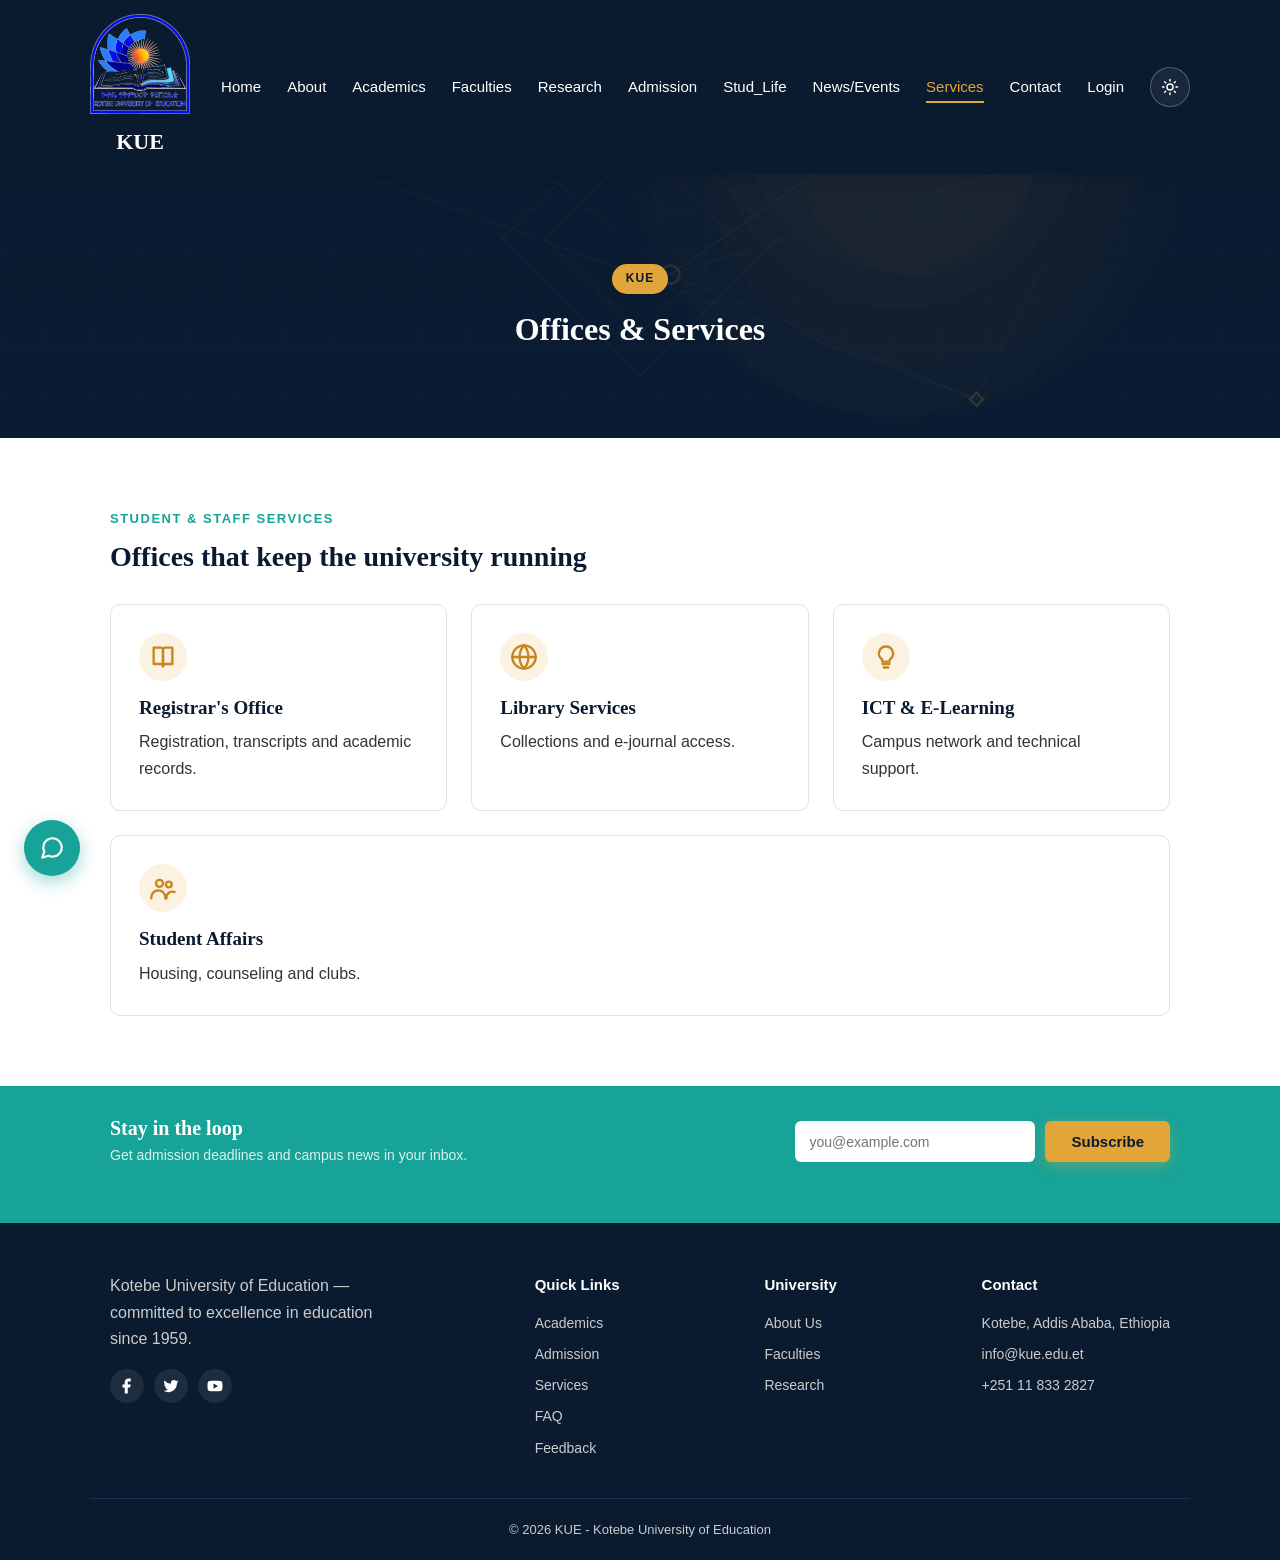
<file: services.html>
<!DOCTYPE html>
<html lang="en">
<head>
  <meta charset="UTF-8">
  <meta name="viewport" content="width=device-width, initial-scale=1.0">
  <title>Services - KUE</title>
  <meta name="description" content="University offices and services at Kotebe University of Education.">

  <!-- Our one and only stylesheet -->
  <link rel="stylesheet" href="style.css">
  <link rel="stylesheet" href="enhanced.css">
  <script>
    // Applied BEFORE first paint so there's no flash of the wrong theme.
    (function () {
      try {
        var saved = localStorage.getItem("kueTheme");
        if (saved === "dark") document.documentElement.setAttribute("data-theme", "dark");
      } catch (e) { /* localStorage unavailable (private mode, etc.) - fall back to light */ }
    })();
  </script>
</head>
<body>
  <!-- ============ HEADER / NAVIGATION ============ -->
 <header id="siteHeader">
  <div class="container navbar">

    <a href="index.html" class="logo" style="display: flex; flex-direction: column; align-items: center; text-align: center;">
      <img src="logo.png" alt="KUE logo">
      <span>KUE</span>
    </a>
      <!-- Hamburger button, only visible on small screens (see CSS).
           Three <span> bars that CSS turns into an X when the "open"
           class is added by script.js. -->
      <button class="menu-toggle" id="menuButton" aria-label="Toggle menu">
        <span></span><span></span><span></span>
      </button>

      <!-- Nav links. JS adds/removes the "show" class on mobile. -->
      <ul class="nav-links" id="navLinks">
      <li><a href="index.html">Home</a></li>
      <li><a href="about.html">About</a></li>
      <li><a href="academics.html">Academics</a></li>
      <li><a href="faculties.html">Faculties</a></li>
      <li><a href="research.html">Research</a></li>
      <li><a href="admission.html">Admission</a></li>
      <li><a href="student-life.html">Stud_Life</a></li>
      <li><a href="news.html">News/Events</a></li>
      <li><a href="services.html" class="active">Services</a></li>
      <li><a href="contact.html">Contact</a></li>
      <li><a href="login.php" id="navAuthLink">Login</a></li>
      <li class="theme-toggle-item">
        <button type="button" id="themeToggle" class="theme-toggle" aria-label="Toggle dark mode">
          <svg class="icon-sun" viewBox="0 0 24 24" fill="none" stroke="currentColor" stroke-width="2" stroke-linecap="round" stroke-linejoin="round"><circle cx="12" cy="12" r="4"/><path d="M12 2v2M12 20v2M4.9 4.9l1.4 1.4M17.7 17.7l1.4 1.4M2 12h2M20 12h2M4.9 19.1l1.4-1.4M17.7 6.3l1.4-1.4"/></svg>
          <svg class="icon-moon" viewBox="0 0 24 24" fill="none" stroke="currentColor" stroke-width="2" stroke-linecap="round" stroke-linejoin="round"><path d="M21 12.8A9 9 0 1 1 11.2 3a7 7 0 0 0 9.8 9.8z"/></svg>
        </button>
      </li>
      </ul>

    </div>
  </header>

  <!-- ============ PAGE BANNER ============ -->
  <div class="page-banner" style="background-image:url('library.jpg');">
    <div class="page-banner-overlay"></div>
    <div class="container page-banner-content">
      <span class="page-banner-badge">KUE</span>
      <h1>Offices & Services</h1>
    </div>
  </div>

  <section>
    <div class="container">
      <p class="label">Student &amp; Staff Services</p>
      <h2>Offices that keep the university running</h2>
      <div class="cards">
        <div class="card"><div class="icon-badge icon-badge-sm"><svg viewBox="0 0 24 24" width="28" height="28" fill="none" stroke="currentColor" stroke-width="2" stroke-linecap="round" stroke-linejoin="round"><path d="M4 4h6a2 2 0 0 1 2 2v14a2 2 0 0 0-2-2H4z"/><path d="M20 4h-6a2 2 0 0 0-2 2v14a2 2 0 0 1 2-2h6z"/></svg></div><h3>Registrar's Office</h3><p>Registration, transcripts and academic records.</p></div>
        <div class="card"><div class="icon-badge icon-badge-sm"><svg viewBox="0 0 24 24" width="28" height="28" fill="none" stroke="currentColor" stroke-width="2" stroke-linecap="round" stroke-linejoin="round"><circle cx="12" cy="12" r="10"/><line x1="2" y1="12" x2="22" y2="12"/><path d="M12 2a15 15 0 0 1 0 20 15 15 0 0 1 0-20"/></svg></div><h3>Library Services</h3><p>Collections and e-journal access.</p></div>
        <div class="card"><div class="icon-badge icon-badge-sm"><svg viewBox="0 0 24 24" width="28" height="28" fill="none" stroke="currentColor" stroke-width="2" stroke-linecap="round" stroke-linejoin="round"><path d="M9 18h6"/><path d="M10 21h4"/><path d="M12 3a6 6 0 0 0-4 10.5c.7.6 1 1.4 1 2.5h6c0-1.1.3-1.9 1-2.5A6 6 0 0 0 12 3z"/></svg></div><h3>ICT &amp; E-Learning</h3><p>Campus network and technical support.</p></div>
        <div class="card"><div class="icon-badge icon-badge-sm"><svg viewBox="0 0 24 24" width="28" height="28" fill="none" stroke="currentColor" stroke-width="2" stroke-linecap="round" stroke-linejoin="round"><circle cx="9" cy="8" r="3"/><path d="M2 21v-1a6 6 0 0 1 12 0v1"/><circle cx="17" cy="9" r="2.5"/><path d="M15 21v-1a5 5 0 0 1 7-4.5"/></svg></div><h3>Student Affairs</h3><p>Housing, counseling and clubs.</p></div>
      </div>
    </div>
  </section>

  <!-- ============ NEWSLETTER STRIP ============ -->
  <div class="newsletter">
    <div class="container newsletter-inner">
      <div>
        <h3>Stay in the loop</h3>
        <p>Get admission deadlines and campus news in your inbox.</p>
      </div>
      <!-- js/script.js shows a thank-you message on submit - see the
           NEWSLETTER section in script.js. -->
      <form id="newsletterForm" class="newsletter-form">
        <input type="email" id="newsletterEmail" placeholder="you@example.com" required>
        <button type="submit" class="btn">Subscribe</button>
      </form>
      <p id="newsletterMessage"></p>
    </div>
  </div>

  <!-- ============ FOOTER ============ -->
  <footer>
    <div class="container footer-columns">

        <div class="footer-about">
          <p>Kotebe University of Education &mdash; committed to excellence in education since 1959.</p>

          <!-- Social icons - small inline SVGs, colored via CSS currentColor -->
          <div class="social-icons">
            <a href="#" aria-label="Facebook">
              <svg viewBox="0 0 24 24" width="18" height="18"><path fill="currentColor" d="M13 22v-8h3l1-4h-4V7.5C13 6.4 13.4 6 14.6 6H17V2.1C16.6 2 15.3 2 13.9 2 11 2 9 3.8 9 7v3H6v4h3v8h4z"/></svg>
            </a>
            <a href="#" aria-label="Twitter">
              <svg viewBox="0 0 24 24" width="18" height="18"><path fill="currentColor" d="M22 5.9c-.7.3-1.5.6-2.4.7.8-.5 1.5-1.3 1.8-2.3-.8.5-1.7.8-2.6 1a4.1 4.1 0 0 0-7 3.7A11.6 11.6 0 0 1 3.4 4.6a4.1 4.1 0 0 0 1.3 5.5c-.7 0-1.3-.2-1.9-.5v.1c0 2 1.4 3.6 3.3 4a4.2 4.2 0 0 1-1.9.1c.5 1.6 2 2.8 3.8 2.9A8.3 8.3 0 0 1 2 18.4a11.6 11.6 0 0 0 6.3 1.9c7.5 0 11.7-6.4 11.7-11.9v-.5c.8-.6 1.5-1.3 2-2z"/></svg>
            </a>
            <a href="#" aria-label="YouTube">
              <svg viewBox="0 0 24 24" width="18" height="18"><path fill="currentColor" d="M22 12s0-3.2-.4-4.6a2.8 2.8 0 0 0-2-2C17.9 5 12 5 12 5s-5.9 0-7.6.4a2.8 2.8 0 0 0-2 2C2 8.8 2 12 2 12s0 3.2.4 4.6a2.8 2.8 0 0 0 2 2C6.1 19 12 19 12 19s5.9 0 7.6-.4a2.8 2.8 0 0 0 2-2C22 15.2 22 12 22 12zM10 15.5v-7l6 3.5z"/></svg>
            </a>
          </div>
        </div>

        <div>
          <h4>Quick Links</h4>
          <ul>
            <li><a href="academics.html">Academics</a></li>
            <li><a href="admission.html">Admission</a></li>
            <li><a href="services.html">Services</a></li>
            <li><a href="faq.html">FAQ</a></li>
            <li><a href="contact.html#feedback">Feedback</a></li>
          </ul>
        </div>

        <div>
          <h4>University</h4>
          <ul>
            <li><a href="about.html">About Us</a></li>
            <li><a href="faculties.html">Faculties</a></li>
            <li><a href="research.html">Research</a></li>
          </ul>
        </div>

        <div>
          <h4>Contact</h4>
          <ul class="footer-contact">
            <li>Kotebe, Addis Ababa, Ethiopia</li>
            <li>info@kue.edu.et</li>
            <li>+251 11 833 2827</li>
          </ul>
        </div>

    </div>

    <div class="container footer-bottom">
      <p>&copy; 2026 KUE - Kotebe University of Education</p>
    </div>
  </footer>

  <!-- ============ HELP DESK CHATBOT ============
       A real AI chatbot, powered by Google's Gemini API - see the
       HELP DESK CHATBOT section in script.js. It needs an API key to
       work, entered via the gear icon below and saved only in your
       own browser. Without a key, it automatically falls back to a
       simple built-in FAQ matcher instead, so it's never fully broken. -->
  <div id="chatWindow" class="chat-window">
    <div class="chat-header">
      <span>KUE Help Desk <span class="chat-powered-by">Powered by Gemini</span></span>
      <div class="chat-header-actions">
        <button id="chatSettingsBtn" aria-label="Chat settings">
          <svg viewBox="0 0 24 24" width="18" height="18" fill="none" stroke="currentColor" stroke-width="2"><circle cx="12" cy="12" r="3"/><path d="M19.4 15a1.65 1.65 0 0 0 .33 1.82l.06.06a2 2 0 1 1-2.83 2.83l-.06-.06a1.65 1.65 0 0 0-1.82-.33 1.65 1.65 0 0 0-1 1.51V21a2 2 0 0 1-4 0v-.09A1.65 1.65 0 0 0 9 19.4a1.65 1.65 0 0 0-1.82.33l-.06.06a2 2 0 1 1-2.83-2.83l.06-.06a1.65 1.65 0 0 0 .33-1.82 1.65 1.65 0 0 0-1.51-1H3a2 2 0 0 1 0-4h.09A1.65 1.65 0 0 0 4.6 9a1.65 1.65 0 0 0-.33-1.82l-.06-.06a2 2 0 1 1 2.83-2.83l.06.06a1.65 1.65 0 0 0 1.82.33H9a1.65 1.65 0 0 0 1-1.51V3a2 2 0 0 1 4 0v.09a1.65 1.65 0 0 0 1 1.51 1.65 1.65 0 0 0 1.82-.33l.06-.06a2 2 0 1 1 2.83 2.83l-.06.06a1.65 1.65 0 0 0-.33 1.82V9a1.65 1.65 0 0 0 1.51 1H21a2 2 0 0 1 0 4h-.09a1.65 1.65 0 0 0-1.51 1z"/></svg>
        </button>
        <button id="chatCloseBtn" aria-label="Close chat">&times;</button>
      </div>
    </div>

    <!-- Settings panel - hidden until the gear icon is clicked -->
    <div id="chatSettingsPanel" class="chat-settings-panel">
      <label for="chatApiKeyInput">Google Gemini API key</label>
      <input type="password" id="chatApiKeyInput" placeholder="AIza...">
      <p class="chat-settings-note">
        Stored only in your browser (localStorage) - never sent anywhere except directly to Google's Gemini API.
        Get a free key at <a href="https://aistudio.google.com/app/apikey" target="_blank" rel="noopener">aistudio.google.com</a>.
        Leave empty to use the built-in FAQ matcher instead of real AI.
      </p>
      <div class="chat-settings-buttons">
        <button type="button" id="chatSaveKeyBtn" class="btn">Save</button>
        <button type="button" id="chatClearKeyBtn" class="btn btn-outline-dark">Clear Key</button>
      </div>
      <p id="chatSettingsStatus"></p>
    </div>

    <div id="chatMessages" class="chat-messages"></div>
    <div class="chat-quick-replies" id="chatQuickReplies">
      <button type="button" data-question="How do I apply?">How do I apply?</button>
      <button type="button" data-question="What colleges do you have?">Our colleges</button>
      <button type="button" data-question="How do I contact the university?">Contact info</button>
      <button type="button" data-question="How do I log in?">Login help</button>
    </div>
    <form id="chatForm" class="chat-form">
      <input type="text" id="chatInput" placeholder="Ask a question..." autocomplete="off">
      <button type="submit" aria-label="Send">&rarr;</button>
    </form>
  </div>

  <button id="chatToggleBtn" aria-label="Open help desk chat">
    <svg viewBox="0 0 24 24" width="26" height="26" fill="none" stroke="currentColor" stroke-width="2" stroke-linecap="round" stroke-linejoin="round"><path d="M21 11.5a8.4 8.4 0 0 1-.9 3.8 8.5 8.5 0 0 1-7.6 4.7 8.4 8.4 0 0 1-3.8-.9L3 21l1.9-5.7a8.4 8.4 0 0 1-.9-3.8 8.5 8.5 0 0 1 4.7-7.6 8.4 8.4 0 0 1 3.8-.9h.5a8.48 8.48 0 0 1 8 8v.5z"/></svg>
  </button>

  <!-- Scroll-to-top button - hidden until you scroll down a bit,
       see the BACK TO TOP section in script.js -->
  <button id="backToTop" aria-label="Back to top">&uarr;</button>

  <!-- Our one and only JS file -->
  <script src="script.js"></script>
  <script src="enhanced.js"></script>
</body>
</html>
</file>
<file: style.css>
/* 1. RESET
   Browsers add their own default spacing to elements.
   This removes it so we start from a clean, predictable base. */
* {
  margin: 0;
  padding: 0;
  box-sizing: border-box; /* padding/border no longer add to an element's width */
}

/* 2. BASE PAGE STYLES */
body {
  font-family: "Work Sans", Arial, Helvetica, sans-serif;
  color: #333333;
  line-height: 1.65;
  background-color: #ffffff;
}

h1, h2, h3 {
  font-family: "Fraunces", Georgia, serif;
  color: #0a1a2f;
  line-height: 1.2;
}

a {
  text-decoration: none;
  color: inherit;
}

ul, ol {
  list-style: none;
}

img {
  max-width: 100%;
  display: block;
}

/* 3. LAYOUT HELPER
   Most sites use one "container" class to center content
   and stop it from stretching too wide on big screens. */
.container {
  max-width: 1100px;
  margin: 0 auto;   /* centers the box horizontally */
  padding: 0 20px;
}

/* Small helper to center any block of text, used on several headings */
.center {
  text-align: center;
  margin-left: auto;
  margin-right: auto;
}


/* =========================================================
   HEADER / NAVIGATION
   ========================================================= */
header {
  background-color: #0a1a2f;
  color: #ffffff;
  position: sticky;   /* stays pinned to the top as the page scrolls */
  top: 0;
  z-index: 200;
  box-shadow: 0 2px 12px rgba(0, 0, 0, 0.15);
}

.navbar {
  display: flex;
  align-items: center;
  justify-content: space-between;
  padding: 14px 0;
}

.logo {
  display: flex;
  align-items: TOP;
  gap: 10px;
  font-family: "Fraunces", Georgia, serif;
  font-size: 22px;
  font-weight: bold;
  color: #ffffff;
}

.logo img {
  width: 100px;
  height: 100px;
}

/* The nav links, laid out in a row using flexbox */
.nav-links {
  display: flex;
  align-items: center;
  gap: 26px;
}

.nav-links a {
  color: #ffffff;
  font-size: 15px;
  position: relative;
  padding: 4px 0;
}

/* A gold underline that grows in from the left on hover, instead of
   just changing color - a small touch that makes the nav feel alive */
.nav-links a::after {
  content: "";
  position: absolute;
  left: 0;
  bottom: -4px;
  width: 100%;
  height: 2px;
  background-color: #e2a53a;
  transform: scaleX(0);
  transform-origin: left;
  transition: transform 0.2s ease;
}

.nav-links a:hover::after,
.nav-links a.active::after {
  transform: scaleX(1);
}

.nav-links a.active {
  color: #e2a53a;
}

/* The hamburger menu button - hidden on desktop, shown on mobile.
   It's three <span> bars; CSS turns them into an "X" using rotation
   and translation when script.js adds the "open" class. */
.menu-toggle {
  display: none;
  flex-direction: column;
  justify-content: center;
  gap: 5px;
  width: 32px;
  height: 32px;
  background: none;
  border: none;
  cursor: pointer;
}

.menu-toggle span {
  display: block;
  height: 2px;
  background-color: #ffffff;
  border-radius: 2px;
  transition: transform 0.2s ease, opacity 0.2s ease;
}

.menu-toggle.open span:nth-child(1) {
  transform: translateY(7px) rotate(45deg);
}
.menu-toggle.open span:nth-child(2) {
  opacity: 0;
}
.menu-toggle.open span:nth-child(3) {
  transform: translateY(-7px) rotate(-45deg);
}


/* =========================================================
   BUTTONS
   ========================================================= */
.btn {
  display: inline-block;
  background-color: #e2a53a;
  color: #0a1a2f;
  padding: 12px 26px;
  border-radius: 6px;
  font-weight: 600;
  border: none;
  cursor: pointer;
  font-size: 15px;
  transition: transform 0.15s ease, background-color 0.2s ease, box-shadow 0.2s ease;
  box-shadow: 0 4px 14px rgba(226, 165, 58, 0.35);
}

.btn:hover {
  background-color: #f0bc5e;
  transform: translateY(-2px);
  box-shadow: 0 6px 18px rgba(226, 165, 58, 0.45);
}

/* A second button style - transparent with a light border, used on
   dark backgrounds like the hero, next to the solid gold button */
.btn-outline {
  background-color: transparent;
  color: #ffffff;
  border: 1px solid rgba(255, 255, 255, 0.6);
  box-shadow: none;
}

.btn-outline:hover {
  background-color: rgba(255, 255, 255, 0.1);
  color: #ffffff;
  box-shadow: none;
}


/* =========================================================
   HERO SECTION (big banner at the top of the homepage)
   ========================================================= */
.hero {
  position: relative;
  background-color: #0a1a2f;
  background-size: cover;
  background-position: center;
  color: #ffffff;
  text-align: center;
  padding: 30px 10px;
  overflow: hidden;
}

/* A dark, semi-transparent layer between the background photo and the
   text, so white text stays readable no matter how bright the photo is */
.hero-overlay {
  position: absolute;
  inset: 0; /* shorthand for top/right/bottom/left: 0 */
  background: linear-gradient(180deg, rgba(10,26,47,0.85), rgba(10,26,47,0.7));
}

/* The actual <video> element - positioned to fill the entire hero,
   sitting behind .hero-overlay and .hero-content since it comes
   first in the HTML (later elements stack on top of earlier ones). */
.hero-video {
  position: absolute;
  inset: 0;
  width: 100%;
  height: 100%;
  object-fit: cover; /* fills the box without distorting the video's aspect ratio */
}

.hero-content {
  position: relative; /* sits above .hero-overlay because it comes after it in the HTML */
}

.hero .eyebrow {
  display: inline-block;
  font-size: 13px;
  letter-spacing: 1px;
  text-transform: uppercase;
  color: #f0bc5e;
  background-color: rgba(226, 165, 58, 0.15);
  border: 1px solid rgba(226, 165, 58, 0.4);
  padding: 6px 16px;
  border-radius: 20px;
  margin-bottom: 24px;
}

.hero h1 {
  color: #ffffff;
  font-size: 44px;
  max-width: 750px;
  margin: 0 auto 20px auto;
}

.hero p {
  font-size: 18px;
  max-width: 620px;
  margin: 0 auto 34px auto;
  color: #dcdcdc;
}

.hero-buttons {
  display: flex;
  justify-content: center;
  gap: 16px;
  flex-wrap: wrap;
}


/* =========================================================
   STATS STRIP (the row of big numbers under the hero)
   ========================================================= */
.stats-strip {
  background-color: #0e2340;
  color: #ffffff;
  padding: 40px 0;
}

.stats-grid {
  display: grid;
  grid-template-columns: repeat(4, 1fr);
  text-align: center;
}

.stat-item {
  display: flex;
  flex-direction: column;
  gap: 6px;
  border-left: 1px solid rgba(255, 255, 255, 0.15);
}

.stat-item:first-child {
  border-left: none;
}

.stat-number {
  font-family: "Fraunces", Georgia, serif;
  font-size: 34px;
  font-weight: 700;
  color: #f0bc5e;
}

.stat-label {
  font-size: 13px;
  letter-spacing: 0.5px;
  text-transform: uppercase;
  color: #b9c2cf;
}


/* =========================================================
   PAGE BANNER (smaller header used on inner pages)
   ========================================================= */
.page-banner {
  position: relative;
  background-color: #0a1a2f;
  background-size: cover;
  background-position: center;
  color: #ffffff;
  text-align: center;
  padding: 90px 20px;
  overflow: hidden;
}

.page-banner-overlay {
  position: absolute;
  inset: 0;
  background: linear-gradient(180deg, rgba(10,26,47,0.8), rgba(10,26,47,0.75));
}

.page-banner-content {
  position: relative;
}

.page-banner-badge {
  display: inline-block;
  background-color: #e2a53a;
  color: #0a1a2f;
  font-size: 12px;
  font-weight: 700;
  letter-spacing: 1px;
  padding: 5px 14px;
  border-radius: 20px;
  margin-bottom: 16px;
}

.page-banner h1 {
  color: #ffffff;
  font-size: 32px;
}


/* =========================================================
   GENERAL SECTIONS
   ========================================================= */
section {
  padding: 70px 0;
}

.section-alt {
  background-color: #f4f1ea; /* light beige, to alternate section backgrounds */
}

h2 {
  font-size: 28px;
  margin-bottom: 20px;
}

/* small uppercase label above headings, e.g. "ABOUT US" */
.label {
  color: #17a398; /* teal */
  font-weight: bold;
  font-size: 13px;
  letter-spacing: 1.5px;
  text-transform: uppercase;
  margin-bottom: 10px;
}


/* =========================================================
   ICON BADGES
   A colored circle behind each inline SVG icon, used on
   feature cards, college cards and service cards.
   ========================================================= */
.icon-badge {
  display: inline-flex;
  align-items: center;
  justify-content: center;
  width: 64px;
  height: 64px;
  border-radius: 50%;
  background-color: rgba(23, 163, 152, 0.12);
  color: #17a398;
  margin-bottom: 16px;
}

.icon-badge-sm {
  width: 48px;
  height: 48px;
  background-color: rgba(226, 165, 58, 0.15);
  color: #c9861f;
}


/* =========================================================
   FEATURE GRID ("Why Choose KUE" icon cards)
   ========================================================= */
.feature-grid {
  display: grid;
  grid-template-columns: repeat(4, 1fr);
  gap: 30px;
  margin-top: 40px;
}

.feature-item {
  text-align: center;
  padding: 10px;
}

.feature-item h3 {
  font-size: 18px;
  margin-bottom: 8px;
}

.feature-item p {
  font-size: 14px;
  color: #666666;
}


/* =========================================================
   ABOUT PREVIEW (homepage - photo next to text)
   ========================================================= */
.about-preview {
  display: grid;
  grid-template-columns: 1fr 1fr;
  gap: 50px;
  align-items: center;
}

.about-preview-image img {
  border-radius: 10px;
  box-shadow: 0 15px 35px rgba(10, 26, 47, 0.25);
}


/* =========================================================
   CARDS
   Used for colleges, news, services - anywhere we show
   several small boxes of info side by side.
   ========================================================= */
.cards {
  display: flex;
  flex-wrap: wrap; /* lets cards drop to the next line on small screens */
  gap: 24px;
  margin-top: 30px;
}

.card {
  background-color: #ffffff;
  border: 1px solid #e5e1d8;
  border-radius: 10px;
  padding: 28px;
  flex: 1 1 250px; /* grow, shrink, but don't go below 250px wide */
  transition: transform 0.2s ease, box-shadow 0.2s ease;
}

.card:hover {
  transform: translateY(-4px);
  box-shadow: 0 12px 28px rgba(10, 26, 47, 0.1);
}

.card h3 {
  margin-bottom: 10px;
  font-size: 19px;
}

.card a {
  color: #17a398;
  font-weight: bold;
  display: inline-block;
  margin-top: 10px;
}

.card a:hover {
  text-decoration: underline;
}

/* A plain text link with an arrow, used outside of cards */
.card-link {
  color: #17a398;
  font-weight: bold;
}

.card-link:hover {
  text-decoration: underline;
}


/* =========================================================
   TIMELINE (used on the About page's history section)
   ========================================================= */
.timeline {
  margin-top: 30px;
  border-left: 3px solid #e2a53a;
  padding-left: 24px;
}

.timeline li {
  position: relative;
  padding-bottom: 24px;
}

.timeline li::before {
  content: "";
  position: absolute;
  left: -30px;
  top: 4px;
  width: 12px;
  height: 12px;
  border-radius: 50%;
  background-color: #e2a53a;
  border: 3px solid #ffffff;
  box-shadow: 0 0 0 2px #e2a53a;
}

.timeline-year {
  display: block;
  font-family: "Fraunces", Georgia, serif;
  font-weight: 700;
  color: #0a1a2f;
  font-size: 17px;
}

.timeline-text {
  color: #666666;
  font-size: 14px;
}


/* =========================================================
   TESTIMONIALS
   ========================================================= */
.testimonial-grid {
  display: grid;
  grid-template-columns: repeat(3, 1fr);
  gap: 24px;
  margin-top: 40px;
}

.testimonial-card {
  background-color: #ffffff;
  border-radius: 10px;
  padding: 28px;
  box-shadow: 0 8px 24px rgba(10, 26, 47, 0.06);
}

.quote-icon {
  color: #e2a53a;
  margin-bottom: 12px;
}

.testimonial-card p {
  font-style: italic;
  color: #444444;
  margin-bottom: 20px;
}

.testimonial-author {
  display: flex;
  align-items: center;
  gap: 12px;
}

.testimonial-author strong {
  display: block;
  font-size: 14px;
  color: #0a1a2f;
}

.testimonial-author span {
  font-size: 13px;
  color: #888888;
}

/* A circular initials badge, used instead of a real photo */
.avatar {
  width: 42px;
  height: 42px;
  border-radius: 50%;
  background-color: #0a1a2f;
  color: #f0bc5e;
  display: flex;
  align-items: center;
  justify-content: center;
  font-weight: 700;
  font-size: 14px;
  flex-shrink: 0;
}


/* =========================================================
   CTA BAND (the gold "Ready to become an educator?" strip)
   ========================================================= */
.cta-band {
  background-color: #0a1a2f;
  background-image: linear-gradient(135deg, #0a1a2f 0%, #163457 100%);
  color: #ffffff;
}

.cta-band-inner {
  display: flex;
  align-items: center;
  justify-content: space-between;
  gap: 30px;
  flex-wrap: wrap;
}

.cta-band h2,
.cta-band p {
  color: #ffffff;
}

.cta-band p {
  color: #cbd3dc;
}


/* =========================================================
   SIMPLE TABLE (used for the academic calendar, and for the
   admin/staff tables that script.js builds on dashboard.html)
   ========================================================= */
table {
  width: 100%;
  border-collapse: collapse;
  margin-top: 20px;
}

th, td {
  text-align: left;
  padding: 12px;
  border-bottom: 1px solid #dddddd;
}

th {
  background-color: #f4f1ea;
  font-size: 13px;
  text-transform: uppercase;
  letter-spacing: 0.5px;
  color: #666666;
}

tr:hover td {
  background-color: #faf9f5;
}


/* =========================================================
   FORMS (contact, login, register, admission, add-news)
   ========================================================= */
.contact-form label {
  display: block;
  font-weight: 600;
  margin-bottom: 5px;
  margin-top: 15px;
  font-size: 14px;
}

.contact-form input,
.contact-form textarea,
.contact-form select {
  width: 100%;
  padding: 11px 14px;
  border: 1px solid #cccccc;
  border-radius: 6px;
  font-family: inherit;
  font-size: 15px;
  background-color: #ffffff;
  transition: border-color 0.2s ease, box-shadow 0.2s ease;
}

.contact-form input:focus,
.contact-form textarea:focus,
.contact-form select:focus {
  outline: none;
  border-color: #17a398;
  box-shadow: 0 0 0 3px rgba(23, 163, 152, 0.15);
}

/* Red helper text shown under a form field when it fails validation */
.field-error {
  color: #c0392b;
  font-size: 13px;
  margin-top: 4px;
  min-height: 16px; /* reserves space so the layout doesn't jump */
}

/* The "search colleges" text box on faculties.html */
#collegeSearch {
  width: 100%;
  max-width: 400px;
  padding: 11px 14px;
  margin: 20px 0;
  border: 1px solid #cccccc;
  border-radius: 6px;
  font-size: 15px;
  display: block;
}

#collegeSearch:focus {
  outline: none;
  border-color: #17a398;
  box-shadow: 0 0 0 3px rgba(23, 163, 152, 0.15);
}


/* =========================================================
   SMALL UI PIECES (delete button, notice box, role selects)
   ========================================================= */
.delete-btn {
  background-color: #c0392b;
  color: #ffffff;
  border: none;
  padding: 6px 12px;
  border-radius: 4px;
  font-size: 13px;
  cursor: pointer;
  margin-top: 10px;
}

.delete-btn:hover {
  background-color: #a5281b;
}

/* A calm info box used for "you must log in" style messages */
.notice-box {
  background-color: #fff8e1;
  border: 1px solid #ffe082;
  padding: 15px 18px;
  border-radius: 6px;
  margin: 20px 0;
  font-size: 14px;
}

.role-select, .status-select {
  padding: 6px;
  border: 1px solid #cccccc;
  border-radius: 4px;
  font-family: inherit;
}


/* =========================================================
   CONTACT PAGE (form + info card side by side)
   ========================================================= */
.contact-grid {
  display: grid;
  grid-template-columns: 1.3fr 1fr;
  gap: 50px;
  align-items: start;
}

.contact-info-card {
  background-color: #ffffff;
  border: 1px solid #e5e1d8;
  border-radius: 10px;
  padding: 28px;
}

.contact-details li {
  display: flex;
  align-items: flex-start;
  gap: 14px;
  padding: 14px 0;
  border-bottom: 1px solid #eee;
}

.contact-details li:last-child {
  border-bottom: none;
}

.contact-details strong {
  display: block;
  font-size: 14px;
  color: #0a1a2f;
}

.contact-details span {
  font-size: 14px;
  color: #666666;
}


/* =========================================================
   LIVE MAP (contact.html)
   A real embedded OpenStreetMap iframe - loads live tiles over
   the network, not a static screenshot.
   ========================================================= */
.map-embed {
  margin-top: 30px;
  border-radius: 12px;
  overflow: hidden;
  box-shadow: 0 20px 45px rgba(10, 26, 47, 0.15);
}

.map-embed iframe {
  width: 100%;
  height: 400px;
  border: 0;
  display: block;
}

.map-directions {
  margin-top: 14px;
  font-size: 14px;
}


/* =========================================================
   FAQ ACCORDION (faq.html)
   ========================================================= */
#faqSearch {
  width: 100%;
  padding: 11px 14px;
  margin: 30px 0 10px;
  border: 1px solid #cccccc;
  border-radius: 6px;
  font-size: 15px;
}

#faqSearch:focus {
  outline: none;
  border-color: #17a398;
  box-shadow: 0 0 0 3px rgba(23, 163, 152, 0.15);
}

.faq-item {
  border-bottom: 1px solid #e5e1d8;
}

.faq-question {
  width: 100%;
  display: flex;
  align-items: center;
  justify-content: space-between;
  background: none;
  border: none;
  text-align: left;
  padding: 18px 4px;
  font-family: "Fraunces", Georgia, serif;
  font-size: 16px;
  font-weight: 600;
  color: #0a1a2f;
  cursor: pointer;
}

.faq-icon {
  font-family: "Work Sans", sans-serif;
  font-size: 20px;
  color: #17a398;
  transition: transform 0.2s ease;
  flex-shrink: 0;
  margin-left: 16px;
}

/* Rotates the "+" into an "x" shape when the item is open */
.faq-item.open .faq-icon {
  transform: rotate(45deg);
}

/* Collapsed by default: zero max-height with hidden overflow. Opening
   an item raises max-height enough to reveal the full answer - a pure
   CSS way to animate an element whose real height we don't know ahead
   of time. */
.faq-answer {
  max-height: 0;
  overflow: hidden;
  transition: max-height 0.25s ease;
}

.faq-item.open .faq-answer {
  max-height: 300px;
}

.faq-answer p {
  padding: 0 4px 18px;
  font-size: 14px;
}


/* =========================================================
   STAR RATING (feedback.html)
   ========================================================= */
.star-rating {
  display: flex;
  gap: 6px;
  margin-top: 8px;
}

.star-rating .star {
  background: none;
  border: none;
  font-size: 30px;
  color: #dddddd;
  cursor: pointer;
  padding: 0;
  line-height: 1;
  transition: color 0.15s ease, transform 0.15s ease;
}

.star-rating .star:hover {
  transform: scale(1.1);
}

/* script.js adds this class to every star up to and including
   whichever one the visitor picked */
.star-rating .star.selected {
  color: #e2a53a;
}

.feedback-card {
  background-color: #ffffff;
  border: 1px solid #e5e1d8;
  border-radius: 10px;
  padding: 20px;
  margin-bottom: 16px;
}

.feedback-card-header {
  display: flex;
  justify-content: space-between;
  align-items: center;
  margin-bottom: 8px;
}

.feedback-card-stars {
  color: #e2a53a;
  font-size: 15px;
}

.feedback-card-name {
  font-weight: 600;
  color: #0a1a2f;
  font-size: 14px;
}

.feedback-card-date {
  font-size: 12px;
  color: #999999;
}


/* =========================================================
   CHATBOT SETTINGS PANEL (real API key entry)
   ========================================================= */
.chat-header {
  align-items: center;
}

.chat-powered-by {
  display: block;
  font-size: 11px;
  font-weight: 400;
  opacity: 0.7;
}

.chat-header-actions {
  display: flex;
  align-items: center;
  gap: 10px;
}

#chatSettingsBtn {
  background: none;
  border: none;
  color: #ffffff;
  cursor: pointer;
  display: flex;
  opacity: 0.8;
}

#chatSettingsBtn:hover {
  opacity: 1;
}

/* Hidden by default; script.js toggles the "open" class */
.chat-settings-panel {
  display: none;
  background-color: #f4f1ea;
  padding: 14px 16px;
  border-bottom: 1px solid #e5e1d8;
}

.chat-settings-panel.open {
  display: block;
}

.chat-settings-panel label {
  font-size: 12px;
  font-weight: 600;
  display: block;
  margin-bottom: 6px;
}

.chat-settings-panel input {
  width: 100%;
  padding: 9px 12px;
  border: 1px solid #cccccc;
  border-radius: 6px;
  font-family: inherit;
  font-size: 13px;
  margin-bottom: 8px;
}

.chat-settings-note {
  font-size: 11px;
  color: #777777;
  margin-bottom: 10px;
  line-height: 1.5;
}

.chat-settings-note a {
  color: #17a398;
  font-weight: 600;
}

.chat-settings-buttons {
  display: flex;
  gap: 8px;
}

.chat-settings-buttons .btn {
  padding: 8px 14px;
  font-size: 12px;
  box-shadow: none;
}

.btn-outline-dark {
  background-color: transparent;
  color: #0a1a2f;
  border: 1px solid #0a1a2f;
}

.btn-outline-dark:hover {
  background-color: #0a1a2f;
  color: #ffffff;
}

#chatSettingsStatus {
  font-size: 12px;
  margin-top: 6px;
  color: #17a398;
}

/* The animated "..." typing indicator bubble, shown while waiting
   for a real API response */
.chat-typing {
  display: inline-flex;
  gap: 4px;
  align-self: flex-start;
  background-color: #ffffff;
  border: 1px solid #e5e1d8;
  border-radius: 14px;
  border-bottom-left-radius: 4px;
  padding: 12px 16px;
}

.chat-typing span {
  width: 6px;
  height: 6px;
  border-radius: 50%;
  background-color: #999999;
  animation: chatTypingBounce 1.2s infinite ease-in-out;
}

.chat-typing span:nth-child(2) { animation-delay: 0.15s; }
.chat-typing span:nth-child(3) { animation-delay: 0.3s; }

@keyframes chatTypingBounce {
  0%, 60%, 100% { transform: translateY(0); opacity: 0.5; }
  30% { transform: translateY(-4px); opacity: 1; }
}


/* =========================================================
   NEWSLETTER STRIP (above the footer)
   ========================================================= */
.newsletter {
  background-color: #17a398;
  color: #ffffff;
}

.newsletter-inner {
  display: flex;
  align-items: center;
  justify-content: space-between;
  gap: 20px;
  flex-wrap: wrap;
  padding: 30px 20px;
}

.newsletter h3 {
  color: #ffffff;
  font-size: 20px;
  margin-bottom: 4px;
}

.newsletter p {
  color: rgba(255, 255, 255, 0.85);
  font-size: 14px;
}

.newsletter-form {
  display: flex;
  gap: 10px;
}

.newsletter-form input {
  padding: 11px 14px;
  border: none;
  border-radius: 6px;
  font-family: inherit;
  font-size: 14px;
  min-width: 240px;
}

#newsletterMessage {
  width: 100%;
  font-size: 13px;
  color: #ffffff;
  margin-top: 6px;
}


/* =========================================================
   FOOTER
   ========================================================= */
footer {
  background-color: #0a1a2f;
  color: #cccccc;
  padding: 50px 0 0;
}

.footer-columns {
  display: flex;
  flex-wrap: wrap;
  gap: 30px;
  justify-content: space-between;
  padding-bottom: 30px;
}

.footer-about {
  max-width: 280px;
}

.footer-logo {
  color: #ffffff;
  margin-bottom: 12px;
}

.footer-columns h4 {
  color: #ffffff;
  margin-bottom: 14px;
  font-size: 15px;
}

.footer-columns li {
  margin-bottom: 8px;
  font-size: 14px;
}

.footer-columns a:hover {
  color: #e2a53a;
}

.social-icons {
  display: flex;
  gap: 10px;
  margin-top: 16px;
}

.social-icons a {
  width: 34px;
  height: 34px;
  border-radius: 50%;
  background-color: rgba(255, 255, 255, 0.08);
  color: #ffffff;
  display: flex;
  align-items: center;
  justify-content: center;
  transition: background-color 0.2s ease, color 0.2s ease;
}

.social-icons a:hover {
  background-color: #e2a53a;
  color: #0a1a2f;
}

.footer-bottom {
  text-align: center;
  padding: 20px 0;
  border-top: 1px solid #1c3151;
  font-size: 13px;
}


/* =========================================================
   BACK TO TOP BUTTON
   ========================================================= */
#backToTop {
  position: fixed;
  bottom: 24px;
  right: 24px;
  width: 44px;
  height: 44px;
  border-radius: 50%;
  background-color: #e2a53a;
  color: #0a1a2f;
  border: none;
  font-size: 18px;
  cursor: pointer;
  box-shadow: 0 6px 18px rgba(0, 0, 0, 0.2);
  opacity: 0;
  visibility: hidden;
  transform: translateY(10px);
  transition: opacity 0.2s ease, transform 0.2s ease, visibility 0.2s ease;
}

/* script.js adds this class once the user has scrolled down a bit */
#backToTop.visible {
  opacity: 1;
  visibility: visible;
  transform: translateY(0);
}

#backToTop:hover {
  background-color: #f0bc5e;
}


/* =========================================================
   HELP DESK CHATBOT
   ========================================================= */

/* The round button that opens/closes the chat, bottom-left so it
   doesn't collide with the back-to-top button on the right */
#chatToggleBtn {
  position: fixed;
  bottom: 24px;
  left: 24px;
  width: 56px;
  height: 56px;
  border-radius: 50%;
  background-color: #17a398;
  color: #ffffff;
  border: none;
  cursor: pointer;
  display: flex;
  align-items: center;
  justify-content: center;
  box-shadow: 0 6px 18px rgba(23, 163, 152, 0.4);
  z-index: 200;
  transition: transform 0.2s ease, background-color 0.2s ease;
}

#chatToggleBtn:hover {
  background-color: #14897f;
  transform: scale(1.06);
}

/* The chat window itself - hidden by default; script.js adds the
   "open" class to show it */
.chat-window {
  position: fixed;
  bottom: 92px;
  left: 24px;
  width: 340px;
  max-width: calc(100vw - 48px);
  height: 460px;
  max-height: calc(100vh - 140px);
  background-color: #ffffff;
  border-radius: 12px;
  box-shadow: 0 20px 50px rgba(10, 26, 47, 0.25);
  display: flex;
  flex-direction: column;
  overflow: hidden;
  z-index: 200;

  /* Start hidden, slightly shifted down, so opening it can animate in */
  opacity: 0;
  visibility: hidden;
  transform: translateY(12px);
  transition: opacity 0.2s ease, transform 0.2s ease, visibility 0.2s ease;
}

.chat-window.open {
  opacity: 1;
  visibility: visible;
  transform: translateY(0);
}

.chat-header {
  background-color: #0a1a2f;
  color: #ffffff;
  padding: 14px 16px;
  display: flex;
  align-items: center;
  justify-content: space-between;
  font-weight: 600;
  font-size: 15px;
}

#chatCloseBtn {
  background: none;
  border: none;
  color: #ffffff;
  font-size: 20px;
  cursor: pointer;
  line-height: 1;
}

.chat-messages {
  flex: 1;
  overflow-y: auto;
  padding: 16px;
  display: flex;
  flex-direction: column;
  gap: 10px;
  background-color: #f9f8f5;
}

/* Each message bubble - color/alignment changes depending on whether
   script.js gave it the "bot" or "user" class */
.chat-bubble {
  max-width: 80%;
  padding: 10px 14px;
  border-radius: 14px;
  font-size: 14px;
  line-height: 1.45;
}

.chat-bubble.bot {
  align-self: flex-start;
  background-color: #ffffff;
  border: 1px solid #e5e1d8;
  color: #333333;
  border-bottom-left-radius: 4px;
}

.chat-bubble.user {
  align-self: flex-end;
  background-color: #17a398;
  color: #ffffff;
  border-bottom-right-radius: 4px;
}

/* Quick-reply buttons shown under the messages */
.chat-quick-replies {
  display: flex;
  flex-wrap: wrap;
  gap: 8px;
  padding: 0 16px 12px;
  background-color: #f9f8f5;
}

.chat-quick-replies button {
  background-color: #ffffff;
  border: 1px solid #17a398;
  color: #17a398;
  font-size: 12px;
  padding: 6px 12px;
  border-radius: 14px;
  cursor: pointer;
}

.chat-quick-replies button:hover {
  background-color: #17a398;
  color: #ffffff;
}

.chat-form {
  display: flex;
  border-top: 1px solid #e5e1d8;
}

.chat-form input {
  flex: 1;
  border: none;
  padding: 14px 16px;
  font-family: inherit;
  font-size: 14px;
}

.chat-form input:focus {
  outline: none;
}

.chat-form button {
  background-color: #17a398;
  color: #ffffff;
  border: none;
  width: 50px;
  cursor: pointer;
  font-size: 16px;
}

.chat-form button:hover {
  background-color: #14897f;
}

@media (max-width: 560px) {
  .chat-window {
    left: 12px;
    bottom: 84px;
    width: calc(100vw - 24px);
  }
  #chatToggleBtn {
    left: 16px;
    bottom: 16px;
  }
  #backToTop {
    right: 16px;
    bottom: 16px;
  }
}


/* =========================================================
   VIDEO SHOWCASE (student-life.html - "Watch: campus tour")
   ========================================================= */
.video-showcase {
  max-width: 800px;
  margin: 40px auto 0;
  border-radius: 12px;
  overflow: hidden;
  box-shadow: 0 20px 45px rgba(10, 26, 47, 0.25);
}

.video-showcase video {
  width: 100%;
  display: block;
  background-color: #000000;
}


/* =========================================================
   PHOTO GALLERY (with lightbox)
   ========================================================= */
.gallery-grid {
  display: grid;
  grid-template-columns: repeat(4, 1fr);
  gap: 16px;
  margin-top: 40px;
}

.gallery-grid img {
  width: 100%;
  height: 160px;
  object-fit: cover;
  border-radius: 8px;
  cursor: pointer;
  transition: transform 0.2s ease, box-shadow 0.2s ease;
}

.gallery-grid img:hover {
  transform: scale(1.03);
  box-shadow: 0 10px 24px rgba(10, 26, 47, 0.25);
}

/* The lightbox: a fixed full-screen dark overlay showing one big
   image. Hidden by default; script.js adds the "open" class when a
   thumbnail is clicked. */
.lightbox {
  position: fixed;
  inset: 0;
  background-color: rgba(10, 26, 47, 0.92);
  display: flex;
  flex-direction: column;
  align-items: center;
  justify-content: center;
  gap: 16px;
  z-index: 300;
  opacity: 0;
  visibility: hidden;
  transition: opacity 0.2s ease, visibility 0.2s ease;
}

.lightbox.open {
  opacity: 1;
  visibility: visible;
}

.lightbox img {
  max-width: 90vw;
  max-height: 75vh;
  border-radius: 8px;
  box-shadow: 0 20px 60px rgba(0, 0, 0, 0.5);
}

.lightbox p {
  color: #ffffff;
  font-size: 14px;
}

.lightbox-close {
  position: absolute;
  top: 24px;
  right: 28px;
  background: none;
  border: none;
  color: #ffffff;
  font-size: 34px;
  cursor: pointer;
  line-height: 1;
}


/* =========================================================
   RESPONSIVE / MOBILE STYLES
   Everything inside this block only applies when the
   screen is 900px wide or narrower (phones/tablets).
   ========================================================= */
@media (max-width: 900px) {

  .nav-links {
    display: none;
    flex-direction: column;
    align-items: flex-start;
    width: 100%;
    background-color: #0a1a2f;
    position: absolute;
    top: 100%;
    left: 0;
    padding: 20px;
    gap: 4px;
    box-shadow: 0 8px 16px rgba(0, 0, 0, 0.2);
  }

  .nav-links.show {
    display: flex;
  }

  .nav-links a {
    display: block;
    width: 100%;
    padding: 10px 0;
  }

  .menu-toggle {
    display: flex;
  }

  header {
    position: relative;
  }

  .hero h1 {
    font-size: 30px;
  }

  .stats-grid {
    grid-template-columns: repeat(2, 1fr);
    gap: 24px;
  }

  .stat-item:nth-child(3) {
    border-left: none;
  }

  .feature-grid {
    grid-template-columns: repeat(2, 1fr);
  }

  .about-preview {
    grid-template-columns: 1fr;
  }

  .contact-grid {
    grid-template-columns: 1fr;
  }

  .testimonial-grid {
    grid-template-columns: 1fr;
  }

  .cta-band-inner {
    flex-direction: column;
    text-align: center;
  }

  .newsletter-inner {
    flex-direction: column;
    text-align: center;
  }

  .footer-columns {
    flex-direction: column;
  }

  .gallery-grid {
    grid-template-columns: repeat(2, 1fr);
  }
}

@media (max-width: 560px) {
  .feature-grid {
    grid-template-columns: 1fr;
  }

  .gallery-grid {
    grid-template-columns: 1fr 1fr;
    gap: 10px;
  }

  .gallery-grid img {
    height: 110px;
  }
}
</file>
<file: enhanced.css>
/* =========================================================
   KUE ENHANCED STYLESHEET
   Loaded AFTER css/style.css on every page. Adds: a light/dark
   theme system (CSS variables + a [data-theme="dark"] override
   layer), glassmorphism cards, toast notifications, a slide-in
   mobile drawer, multi-step form UI, live filter/search bars,
   media hub tabs + lightbox, and a feedback status tracker.

   Nothing in here touches an existing selector's base rules -
   it only ADDS new classes and OVERRIDES color values inside
   the [data-theme="dark"] scope, so the original site/js/script.js
   behaviour (and the 47/47 test suite) keeps working untouched.
   ========================================================= */

/* ---------------------------------------------------------
   1. THEME VARIABLES
   Light values mirror the existing hand-picked palette from
   style.css exactly, so switching to "light" (the default)
   changes nothing visually. Dark values are a deliberate,
   legible navy/charcoal palette using the same gold + teal
   accents so the brand still reads as KUE.
   --------------------------------------------------------- */
:root {
  --kue-bg: #ffffff;
  --kue-bg-alt: #f4f1ea;
  --kue-surface: #ffffff;
  --kue-surface-glass: rgba(255, 255, 255, 0.65);
  --kue-border: #e5e1d8;
  --kue-text: #333333;
  --kue-text-soft: #666666;
  --kue-heading: #0a1a2f;
  --kue-navy: #0a1a2f;
  --kue-navy-soft: rgba(10, 26, 47, 0.06);
  --kue-gold: #e2a53a;
  --kue-teal: #17a398;
  --kue-danger: #c0392b;
  --kue-success: #1e8449;
  --kue-shadow: 0 12px 28px rgba(10, 26, 47, 0.1);
  --kue-blur: blur(14px);
  --kue-transition: 0.25s ease;
}

html[data-theme="dark"] {
  --kue-bg: #0b1220;
  --kue-bg-alt: #101a2c;
  --kue-surface: #141f36;
  --kue-surface-glass: rgba(20, 31, 54, 0.55);
  --kue-border: rgba(255, 255, 255, 0.09);
  --kue-text: #d7dce6;
  --kue-text-soft: #97a2b8;
  --kue-heading: #f4f6fb;
  --kue-navy: #060b16;
  --kue-navy-soft: rgba(226, 165, 58, 0.08);
  --kue-gold: #f0bc5e;
  --kue-teal: #2fd2c4;
  --kue-danger: #ff6b6b;
  --kue-success: #4fd18b;
  --kue-shadow: 0 18px 40px rgba(0, 0, 0, 0.45);
}

/* Smooth, sitewide crossfade whenever the theme flips */
html[data-theme] body,
html[data-theme] header,
html[data-theme] footer,
html[data-theme] section,
html[data-theme] .card,
html[data-theme] .cards,
html[data-theme] input,
html[data-theme] select,
html[data-theme] textarea {
  transition: background-color var(--kue-transition), color var(--kue-transition),
              border-color var(--kue-transition), box-shadow var(--kue-transition);
}

/* Apply the variables on top of the existing hard-coded colors.
   These selectors match style.css's own selectors 1:1 so dark
   mode "just works" without editing the original file. */
html[data-theme="dark"] body { background-color: var(--kue-bg); color: var(--kue-text); }
html[data-theme="dark"] header { background-color: var(--kue-navy); }
html[data-theme="dark"] h1, html[data-theme="dark"] h2, html[data-theme="dark"] h3 { color: var(--kue-heading); }
html[data-theme="dark"] .section-alt { background-color: var(--kue-bg-alt); }
html[data-theme="dark"] .card {
  background-color: var(--kue-surface);
  border-color: var(--kue-border);
}
html[data-theme="dark"] .card:hover { box-shadow: var(--kue-shadow); }
html[data-theme="dark"] .label { color: var(--kue-teal); }
html[data-theme="dark"] .contact-info-card,
html[data-theme="dark"] .feedback-card,
html[data-theme="dark"] .data-table,
html[data-theme="dark"] .chat-window,
html[data-theme="dark"] .lightbox-close,
html[data-theme="dark"] .notice-box {
  background-color: var(--kue-surface);
  border-color: var(--kue-border);
  color: var(--kue-text);
}
html[data-theme="dark"] .contact-form input,
html[data-theme="dark"] .contact-form textarea,
html[data-theme="dark"] .contact-form select,
html[data-theme="dark"] input[type="text"],
html[data-theme="dark"] input[type="email"],
html[data-theme="dark"] input[type="tel"],
html[data-theme="dark"] input[type="password"],
html[data-theme="dark"] input[type="date"],
html[data-theme="dark"] select,
html[data-theme="dark"] textarea {
  background-color: var(--kue-surface);
  border-color: var(--kue-border);
  color: var(--kue-text);
}
html[data-theme="dark"] .newsletter { background-color: var(--kue-navy); }
html[data-theme="dark"] footer { background-color: var(--kue-navy); }
html[data-theme="dark"] #collegeSearch,
html[data-theme="dark"] .faq-search input {
  background-color: var(--kue-surface);
  border-color: var(--kue-border);
  color: var(--kue-text);
}
html[data-theme="dark"] .data-table tr:nth-child(even) { background-color: rgba(255,255,255,0.03); }

/* ---------------------------------------------------------
   2. THEME TOGGLE SWITCH (sun/moon)
   --------------------------------------------------------- */
.nav-links li.theme-toggle-item { display: flex; align-items: center; }

.theme-toggle {
  display: inline-flex;
  align-items: center;
  justify-content: center;
  width: 40px;
  height: 40px;
  border-radius: 50%;
  border: 1px solid rgba(255, 255, 255, 0.25);
  background-color: rgba(255, 255, 255, 0.06);
  color: #ffffff;
  cursor: pointer;
  flex-shrink: 0;
  transition: background-color 0.2s ease, transform 0.2s ease;
}
.theme-toggle:hover { background-color: rgba(255, 255, 255, 0.16); transform: translateY(-1px); }
.theme-toggle svg { width: 18px; height: 18px; }
.theme-toggle .icon-moon { display: none; }
html[data-theme="dark"] .theme-toggle .icon-sun { display: none; }
html[data-theme="dark"] .theme-toggle .icon-moon { display: inline-block; }

/* ---------------------------------------------------------
   3. MOBILE DRAWER MENU
   The base site already toggles ".show" on #navLinks from
   script.js. This upgrades that into a true slide-in drawer
   with a dimmed backdrop on small screens, while leaving the
   desktop row layout from style.css alone.
   --------------------------------------------------------- */
.nav-overlay {
  position: fixed;
  inset: 0;
  background-color: rgba(6, 11, 22, 0.55);
  backdrop-filter: var(--kue-blur);
  z-index: 98;
  opacity: 0;
  visibility: hidden;
  transition: opacity 0.25s ease, visibility 0.25s ease;
}
.nav-overlay.show { opacity: 1; visibility: visible; }

@media (max-width: 860px) {
  .nav-links {
    position: fixed;
    top: 0;
    right: 0;
    height: 100vh;
    width: min(78vw, 320px);
    background-color: var(--kue-navy);
    flex-direction: column;
    align-items: flex-start;
    gap: 4px;
    padding: 90px 28px 28px;
    transform: translateX(100%);
    transition: transform 0.3s ease;
    z-index: 99;
    overflow-y: auto;
    box-shadow: -12px 0 40px rgba(0, 0, 0, 0.35);
  }
  .nav-links.show { transform: translateX(0); }
  .nav-links li { width: 100%; }
  .nav-links a { display: block; padding: 12px 0; width: 100%; font-size: 17px; }
  .nav-links li.theme-toggle-item { margin-top: 8px; }
}

/* ---------------------------------------------------------
   4. GLASSMORPHISM CARDS
   Used on the new/expanded pages for progress steps, filter
   bars, uploaded-document tiles, tabs, and the tracker panel.
   --------------------------------------------------------- */
.glass-card {
  background: var(--kue-surface-glass);
  backdrop-filter: var(--kue-blur);
  -webkit-backdrop-filter: var(--kue-blur);
  border: 1px solid var(--kue-border);
  border-radius: 16px;
  box-shadow: var(--kue-shadow);
  padding: 28px;
}

/* ---------------------------------------------------------
   5. TOAST NOTIFICATIONS
   --------------------------------------------------------- */
#toastStack {
  position: fixed;
  bottom: 24px;
  right: 24px;
  z-index: 400;
  display: flex;
  flex-direction: column;
  gap: 10px;
  max-width: min(360px, calc(100vw - 32px));
}
.toast {
  display: flex;
  align-items: flex-start;
  gap: 10px;
  padding: 14px 16px;
  border-radius: 10px;
  background: var(--kue-surface-glass);
  backdrop-filter: var(--kue-blur);
  -webkit-backdrop-filter: var(--kue-blur);
  border: 1px solid var(--kue-border);
  box-shadow: var(--kue-shadow);
  color: var(--kue-text);
  font-size: 14px;
  line-height: 1.45;
  transform: translateX(120%);
  opacity: 0;
  transition: transform 0.3s ease, opacity 0.3s ease;
}
.toast.show { transform: translateX(0); opacity: 1; }
.toast-icon { flex-shrink: 0; width: 20px; height: 20px; border-radius: 50%; display: flex; align-items: center; justify-content: center; font-size: 12px; font-weight: 700; color: #fff; }
.toast.success .toast-icon { background-color: var(--kue-success); }
.toast.error .toast-icon { background-color: var(--kue-danger); }
.toast.info .toast-icon { background-color: var(--kue-teal); }
.toast-close { margin-left: auto; background: none; border: none; color: var(--kue-text-soft); cursor: pointer; font-size: 16px; line-height: 1; }

/* ---------------------------------------------------------
   6. MULTI-STEP FORM (Admissions)
   --------------------------------------------------------- */
.step-progress {
  display: flex;
  align-items: center;
  margin: 34px 0 10px;
  list-style: none;
  padding: 0;
}
.step-progress li {
  flex: 1;
  text-align: center;
  position: relative;
  font-size: 13px;
  color: var(--kue-text-soft);
}
.step-progress li::before {
  content: attr(data-step);
  display: flex;
  align-items: center;
  justify-content: center;
  width: 34px;
  height: 34px;
  margin: 0 auto 8px;
  border-radius: 50%;
  background-color: var(--kue-surface);
  border: 2px solid var(--kue-border);
  color: var(--kue-text-soft);
  font-weight: 700;
  font-family: "Fraunces", Georgia, serif;
  transition: all 0.25s ease;
}
.step-progress li::after {
  content: "";
  position: absolute;
  top: 17px;
  left: -50%;
  width: 100%;
  height: 2px;
  background-color: var(--kue-border);
  z-index: -1;
}
.step-progress li:first-child::after { display: none; }
.step-progress li.active { color: var(--kue-navy); font-weight: 600; }
html[data-theme="dark"] .step-progress li.active { color: var(--kue-heading); }
.step-progress li.active::before,
.step-progress li.done::before {
  background-color: var(--kue-gold);
  border-color: var(--kue-gold);
  color: var(--kue-navy);
}
.step-progress li.done::after { background-color: var(--kue-gold); }
.step-progress li.done::before { content: "\2713"; }

.form-step { display: none; animation: kueFadeIn 0.35s ease; }
.form-step.active { display: block; }
@keyframes kueFadeIn { from { opacity: 0; transform: translateY(8px); } to { opacity: 1; transform: translateY(0); } }

.form-row { display: grid; grid-template-columns: 1fr 1fr; gap: 20px; }
@media (max-width: 640px) { .form-row { grid-template-columns: 1fr; } }

.field-hint { font-size: 12.5px; color: var(--kue-text-soft); margin-top: -10px; margin-bottom: 14px; }

/* Real-time validation state rings, layered on top of the
   existing .contact-form input styling from style.css */
.contact-form input.valid,
.contact-form select.valid,
.contact-form textarea.valid { border-color: var(--kue-success); box-shadow: 0 0 0 3px rgba(30, 132, 73, 0.12); }
.contact-form input.invalid,
.contact-form select.invalid,
.contact-form textarea.invalid { border-color: var(--kue-danger); box-shadow: 0 0 0 3px rgba(192, 57, 43, 0.12); }

.step-nav { display: flex; justify-content: space-between; margin-top: 28px; gap: 12px; }
.step-nav .btn-outline-dark {
  border: 1.5px solid var(--kue-navy);
  color: var(--kue-navy);
  background: transparent;
  padding: 12px 26px;
  border-radius: 6px;
  font-weight: 600;
  cursor: pointer;
  font-size: 15px;
  transition: background-color 0.2s ease, color 0.2s ease;
}
html[data-theme="dark"] .step-nav .btn-outline-dark { border-color: var(--kue-heading); color: var(--kue-heading); }
.step-nav .btn-outline-dark:hover { background-color: var(--kue-navy); color: #fff; }
.step-nav button.btn { cursor: pointer; border: none; font-size: 15px; }

.draft-banner {
  display: flex;
  align-items: center;
  justify-content: space-between;
  gap: 14px;
  background: rgba(226, 165, 58, 0.12);
  border: 1px solid rgba(226, 165, 58, 0.4);
  border-radius: 10px;
  padding: 12px 16px;
  margin-bottom: 24px;
  font-size: 14px;
  flex-wrap: wrap;
}
.draft-banner button {
  background: none;
  border: none;
  color: var(--kue-teal);
  font-weight: 700;
  cursor: pointer;
  font-size: 13.5px;
}

/* Document upload dropzone */
.dropzone {
  border: 2px dashed var(--kue-border);
  border-radius: 12px;
  padding: 34px 20px;
  text-align: center;
  cursor: pointer;
  background-color: var(--kue-bg-alt);
  transition: border-color 0.2s ease, background-color 0.2s ease;
}
.dropzone.dragover { border-color: var(--kue-teal); background-color: rgba(23, 163, 152, 0.08); }
.dropzone svg { margin-bottom: 10px; color: var(--kue-teal); }
.dropzone p { margin: 0; color: var(--kue-text-soft); font-size: 14px; }
.dropzone strong { color: var(--kue-navy); }
html[data-theme="dark"] .dropzone strong { color: var(--kue-heading); }

.doc-required-list { display: flex; flex-wrap: wrap; gap: 10px; margin: 16px 0 20px; }
.doc-chip {
  font-size: 12.5px;
  padding: 6px 12px;
  border-radius: 20px;
  border: 1px solid var(--kue-border);
  color: var(--kue-text-soft);
  background: var(--kue-surface);
  display: inline-flex;
  align-items: center;
  gap: 6px;
}
.doc-chip.satisfied { color: var(--kue-success); border-color: var(--kue-success); }
.doc-chip.satisfied::before { content: "\2713"; font-weight: 700; }

.file-list { list-style: none; padding: 0; margin: 18px 0 0; display: flex; flex-direction: column; gap: 10px; }
.file-list li {
  display: flex;
  align-items: center;
  gap: 12px;
  padding: 10px 14px;
  border-radius: 8px;
  background: var(--kue-surface);
  border: 1px solid var(--kue-border);
  font-size: 13.5px;
}
.file-list .file-meta { flex: 1; min-width: 0; }
.file-list .file-name { display: block; font-weight: 600; color: var(--kue-navy); white-space: nowrap; overflow: hidden; text-overflow: ellipsis; }
html[data-theme="dark"] .file-list .file-name { color: var(--kue-heading); }
.file-list .file-size { color: var(--kue-text-soft); font-size: 12px; }
.file-list .file-remove { background: none; border: none; color: var(--kue-danger); cursor: pointer; font-size: 16px; line-height: 1; }
.file-progress { width: 100%; height: 4px; border-radius: 4px; background: var(--kue-border); overflow: hidden; margin-top: 6px; }
.file-progress span { display: block; height: 100%; background-color: var(--kue-teal); width: 0%; transition: width 0.4s ease; }

/* Review step summary */
.review-grid { display: grid; grid-template-columns: 1fr 1fr; gap: 14px 28px; margin: 18px 0 24px; }
@media (max-width: 640px) { .review-grid { grid-template-columns: 1fr; } }
.review-grid dt { font-size: 12px; text-transform: uppercase; letter-spacing: 0.5px; color: var(--kue-text-soft); }
.review-grid dd { margin: 2px 0 0; font-weight: 600; color: var(--kue-heading); }

/* ---------------------------------------------------------
   7. DIRECTORY FILTER BAR (Faculties / Course Directory)
   --------------------------------------------------------- */
.filter-bar {
  display: grid;
  grid-template-columns: 2fr 1fr 1fr;
  gap: 14px;
  margin: 24px 0 8px;
}
@media (max-width: 720px) { .filter-bar { grid-template-columns: 1fr; } }
.filter-bar input,
.filter-bar select {
  width: 100%;
  padding: 12px 14px;
  border-radius: 8px;
  border: 1px solid var(--kue-border);
  background-color: var(--kue-surface);
  color: var(--kue-text);
  font-size: 14.5px;
  font-family: inherit;
}
.filter-meta {
  display: flex;
  align-items: center;
  justify-content: space-between;
  flex-wrap: wrap;
  gap: 10px;
  margin: 6px 0 6px;
  font-size: 13.5px;
  color: var(--kue-text-soft);
}
.filter-meta button {
  background: none;
  border: none;
  color: var(--kue-teal);
  font-weight: 700;
  cursor: pointer;
  font-size: 13px;
}
.level-badge {
  display: inline-block;
  font-size: 11px;
  font-weight: 700;
  letter-spacing: 0.4px;
  text-transform: uppercase;
  padding: 4px 10px;
  border-radius: 20px;
  margin-bottom: 10px;
  background-color: rgba(23, 163, 152, 0.12);
  color: var(--kue-teal);
}
.dept-tag { font-size: 12.5px; color: var(--kue-text-soft); margin-top: 8px; display: block; }

/* ---------------------------------------------------------
   8. MEDIA HUB TABS + LIGHTBOX
   --------------------------------------------------------- */
.hub-tabs {
  display: flex;
  flex-wrap: wrap;
  gap: 10px;
  margin: 22px 0 6px;
}
.hub-tab {
  padding: 10px 20px;
  border-radius: 30px;
  border: 1.5px solid var(--kue-border);
  background-color: var(--kue-surface);
  color: var(--kue-text-soft);
  font-weight: 600;
  font-size: 14px;
  cursor: pointer;
  transition: all 0.2s ease;
}
.hub-tab:hover { border-color: var(--kue-teal); color: var(--kue-teal); }
.hub-tab.active { background-color: var(--kue-navy); border-color: var(--kue-navy); color: #fff; }
html[data-theme="dark"] .hub-tab.active { background-color: var(--kue-gold); border-color: var(--kue-gold); color: var(--kue-navy); }

.gallery-grid figure { position: relative; margin: 0; overflow: hidden; border-radius: 10px; cursor: pointer; }
.gallery-grid figure img { transition: transform 0.4s ease; }
.gallery-grid figure:hover img { transform: scale(1.06); }
.gallery-grid figcaption {
  position: absolute;
  left: 0; right: 0; bottom: 0;
  padding: 10px 12px 8px;
  font-size: 12.5px;
  color: #fff;
  background: linear-gradient(to top, rgba(6, 11, 22, 0.85), rgba(6, 11, 22, 0));
}
.gallery-grid figure.hidden { display: none; }

.video-tile { position: relative; }
.video-tile::after {
  content: "";
  position: absolute;
  inset: 0;
  margin: auto;
  width: 52px; height: 52px;
  border-radius: 50%;
  background-color: rgba(226, 165, 58, 0.92);
  background-image: url("data:image/svg+xml,%3Csvg xmlns='http://www.w3.org/2000/svg' viewBox='0 0 24 24' width='20' height='20' fill='%230a1a2f'%3E%3Cpath d='M8 5v14l11-7z'/%3E%3C/svg%3E");
  background-repeat: no-repeat;
  background-position: center;
}

.video-lightbox {
  position: fixed;
  inset: 0;
  background-color: rgba(6, 11, 22, 0.92);
  display: flex;
  align-items: center;
  justify-content: center;
  z-index: 300;
  opacity: 0;
  visibility: hidden;
  transition: opacity 0.25s ease, visibility 0.25s ease;
  padding: 24px;
}
.video-lightbox.open { opacity: 1; visibility: visible; }
.video-lightbox video { max-width: min(900px, 100%); max-height: 82vh; border-radius: 10px; box-shadow: 0 20px 60px rgba(0,0,0,0.5); }
.video-lightbox-close {
  position: absolute;
  top: 22px; right: 26px;
  background: none;
  border: none;
  color: #fff;
  font-size: 34px;
  line-height: 1;
  cursor: pointer;
}

/* ---------------------------------------------------------
   9. CONTACT & FEEDBACK PORTAL TABS
   --------------------------------------------------------- */
.portal-tabs {
  display: flex;
  gap: 6px;
  border-bottom: 1px solid var(--kue-border);
  margin-bottom: 34px;
  flex-wrap: wrap;
}
.portal-tab {
  padding: 12px 22px;
  border: none;
  background: none;
  font-size: 15px;
  font-weight: 600;
  color: var(--kue-text-soft);
  cursor: pointer;
  position: relative;
  top: 1px;
}
.portal-tab.active { color: var(--kue-navy); border-bottom: 2.5px solid var(--kue-gold); }
html[data-theme="dark"] .portal-tab.active { color: var(--kue-heading); }
.portal-pane { display: none; animation: kueFadeIn 0.3s ease; }
.portal-pane.active { display: block; }

.tracker-box { max-width: 480px; margin: 0 auto; text-align: center; }
.tracker-form { display: flex; gap: 10px; margin: 20px 0 6px; }
.tracker-form input {
  flex: 1;
  padding: 12px 14px;
  border-radius: 8px;
  border: 1px solid var(--kue-border);
  background-color: var(--kue-surface);
  color: var(--kue-text);
  font-family: inherit;
  font-size: 14.5px;
}
.tracker-form button { white-space: nowrap; cursor: pointer; border: none; }

.tracker-timeline { list-style: none; padding: 0; margin: 30px 0 0; text-align: left; }
.tracker-timeline li {
  position: relative;
  padding: 0 0 26px 34px;
  border-left: 2px solid var(--kue-border);
  margin-left: 10px;
}
.tracker-timeline li:last-child { border-left-color: transparent; padding-bottom: 2px; }
.tracker-timeline li::before {
  content: "";
  position: absolute;
  left: -9px;
  top: 0;
  width: 16px; height: 16px;
  border-radius: 50%;
  background-color: var(--kue-border);
  border: 3px solid var(--kue-surface, #fff);
}
.tracker-timeline li.done::before { background-color: var(--kue-success); }
.tracker-timeline li.current::before { background-color: var(--kue-gold); box-shadow: 0 0 0 4px rgba(226, 165, 58, 0.25); }
.tracker-timeline .tt-label { font-weight: 700; color: var(--kue-heading); display: block; }
.tracker-timeline .tt-time { font-size: 12.5px; color: var(--kue-text-soft); }
.tracker-ticket-id {
  display: inline-block;
  font-family: "Fraunces", Georgia, serif;
  font-weight: 700;
  font-size: 20px;
  color: var(--kue-navy);
  background: rgba(226, 165, 58, 0.14);
  padding: 8px 18px;
  border-radius: 8px;
  margin: 14px 0;
  letter-spacing: 0.5px;
}
html[data-theme="dark"] .tracker-ticket-id { color: var(--kue-heading); }

/* Utility */
.mt-0 { margin-top: 0 !important; }
.hidden { display: none !important; }

/* ============ ADMIN / DASHBOARD ENHANCEMENTS ============
   Added for the database-backed account system: role/status
   badges, the admin "create account" card, and small polish
   touches on tables and buttons used across dashboard.php and
   admin/index.php. */

.role-badge, .status-badge {
  display: inline-block;
  padding: 3px 12px;
  border-radius: 999px;
  font-size: 12px;
  font-weight: 700;
  letter-spacing: 0.3px;
  text-transform: uppercase;
}

.role-student { background: rgba(23, 163, 152, 0.14); color: var(--kue-teal); }
.role-staff   { background: rgba(226, 165, 58, 0.16); color: var(--kue-gold); }
.role-admin   { background: var(--kue-navy-soft); color: var(--kue-navy); }
html[data-theme="dark"] .role-admin { color: var(--kue-heading); }

.status-active    { background: rgba(30, 132, 73, 0.14); color: var(--kue-success); }
.status-pending   { background: rgba(226, 165, 58, 0.16); color: var(--kue-gold); }
.status-suspended { background: rgba(192, 57, 43, 0.14); color: var(--kue-danger); }

.admin-create-card {
  background: var(--kue-surface);
  border: 1px solid var(--kue-border);
  border-radius: 14px;
  box-shadow: var(--kue-shadow);
  padding: 28px 30px;
  margin: 24px 0 10px;
  transition: box-shadow var(--kue-transition);
}
.admin-create-card:hover { box-shadow: 0 16px 34px rgba(10, 26, 47, 0.14); }

.admin-form-grid {
  display: grid;
  grid-template-columns: repeat(auto-fit, minmax(220px, 1fr));
  gap: 6px 24px;
}
.admin-form-grid label { margin-top: 12px; }

table { border-radius: 10px; overflow: hidden; }
table tr:hover { background: var(--kue-navy-soft); }

.btn, .btn-outline-dark {
  transition: transform var(--kue-transition), box-shadow var(--kue-transition);
}
.btn:hover { transform: translateY(-1px); box-shadow: 0 8px 18px rgba(226, 165, 58, 0.25); }
.btn-outline-dark:hover { transform: translateY(-1px); }
</file>
